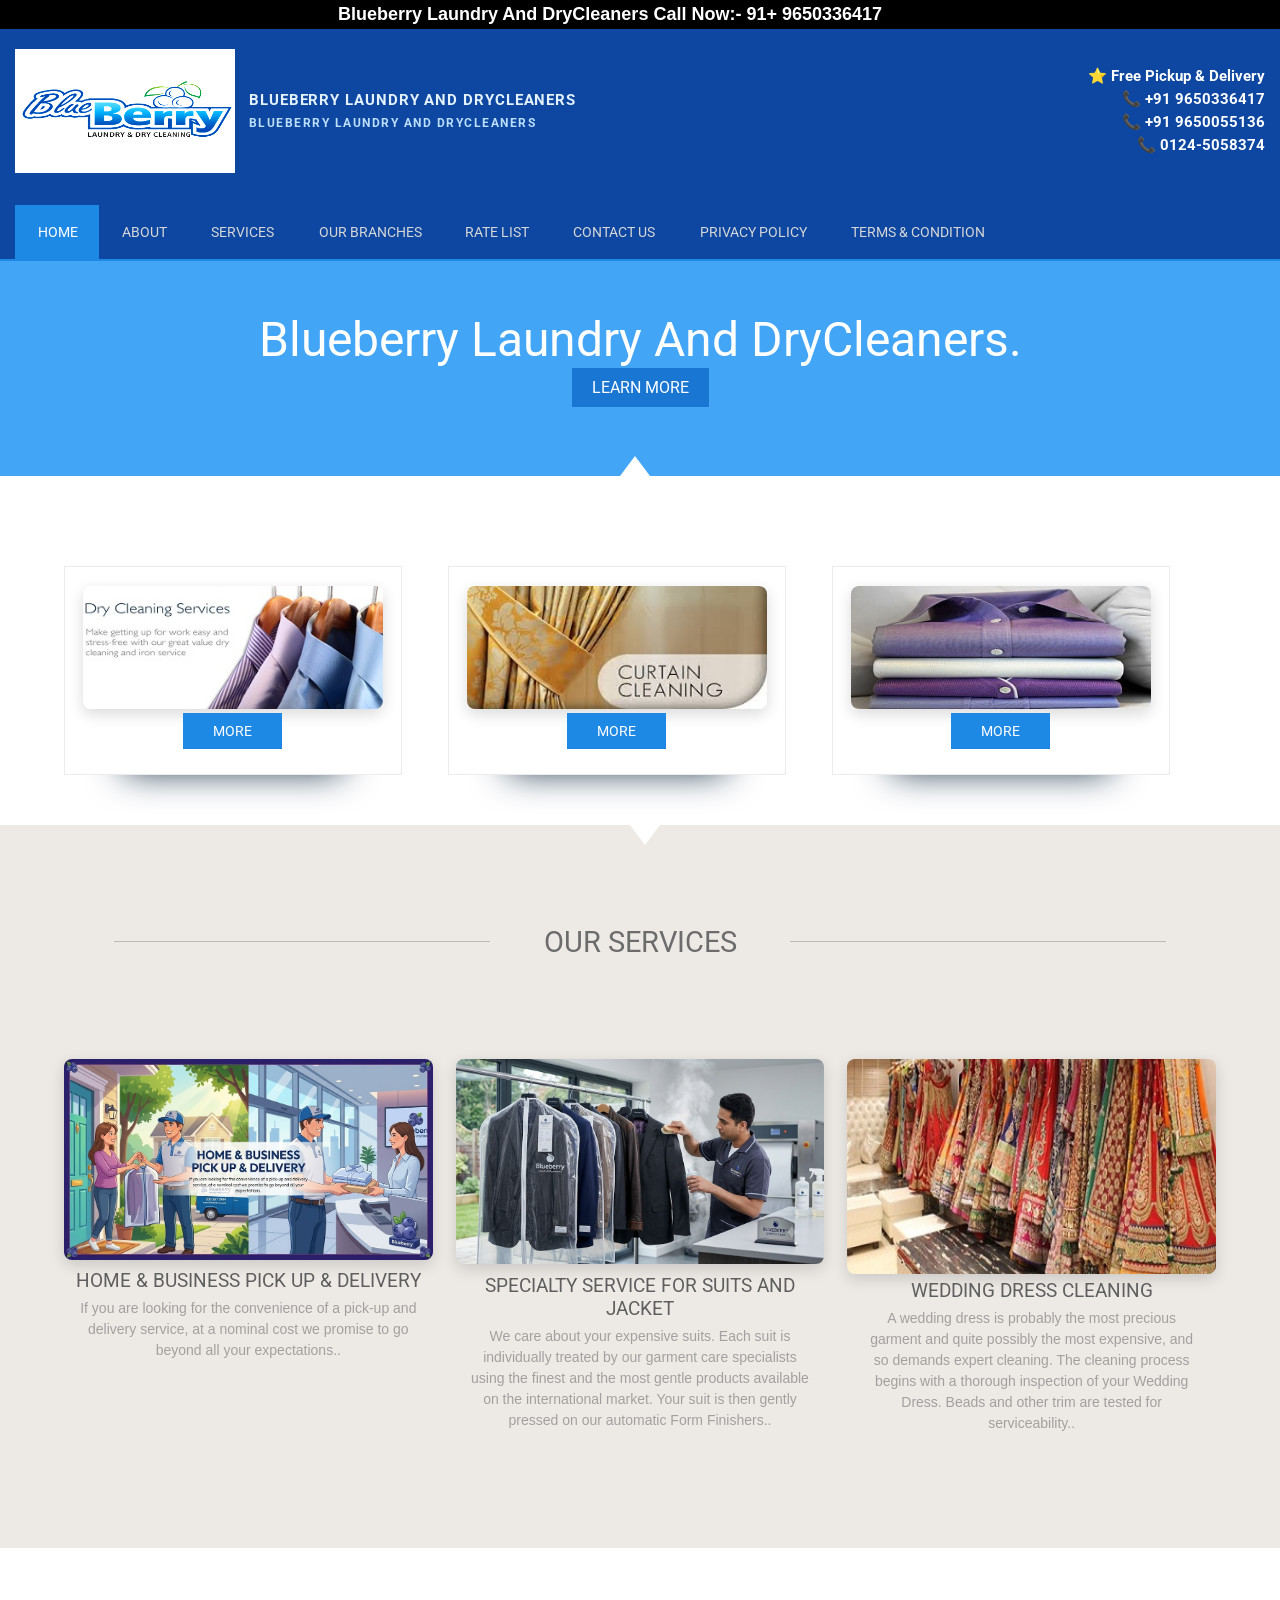
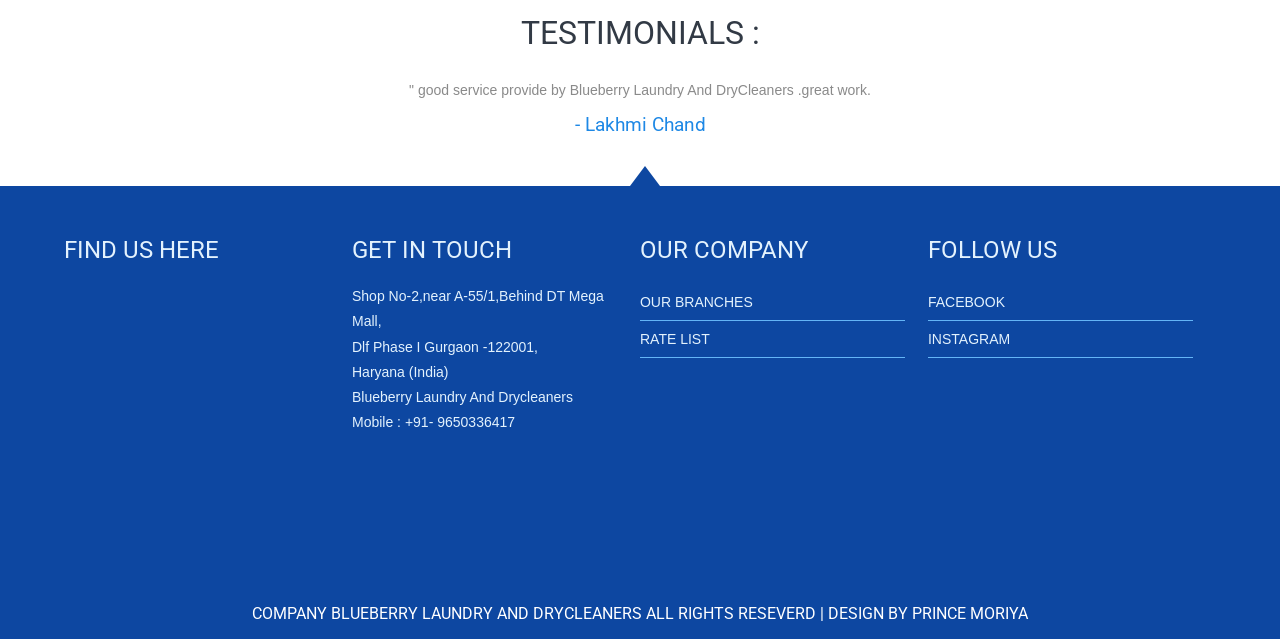
<file: BLUEBERRY LAUNDRY AND DRYCLEANERS/index.html>
<!DOCTYPE HTML>
<html>
<head>
<script async src="https://www.googletagmanager.com/gtag/js?id=G-R8ZYBDEDPE"></script>
<script>
  window.dataLayer = window.dataLayer || [];
  function gtag(){dataLayer.push(arguments);}
  gtag('js', new Date());

  gtag('config', 'G-R8ZYBDEDPE');
</script>
<title>Blueberry Drycleaners,blueberry laundry and drycleaners,Dry Cleaners in Gurgaon,Best Dry Cleaner in Gurgaon,Dry Cleaner in Sohna Road,Dry Cleaner in Nirvana</title>
<META NAME="Description" CONTENT="Blueberry  Laundry And DryCleaners is one of the best Dry Cleaners in Gurgaon provides carpet cleaning services, ladies clothes cleaning services, onsite sofa cleaning services, laundering services, chairs cleaning services, curtains cleaning services and shirts cleaning services"/>
<META NAME="Keywords" CONTENT="best Dry cleaners in gurgaon, curtain dry cleaner in gurgaon,wedding dress dry cleaner in sohna road gurgaon,  curtain dry cleaner in nirvana"/>
<meta name="expires" http-equiv="Expires" content="Never">
<meta http-equiv="CACHE-CONTROL" content="PUBLIC">
<meta name="Copyright" content="Blueberry Laundry And DryCleaners">
<meta name="Publisher" content="Blueberry Laundry And DryCleaners">
<meta name="Revisit-After" content="2 days">
<meta name="classification" content="Website information">
<meta name="distribution" content="Global">
<meta name="Robots" content="INDEX, FOLLOW">
<meta name="city" content="Delhi, New Delhi, Gurgaon Ncr">
<meta name="country" content="India">
<meta name="Audience" content="All, Business">
<meta name="YahooSeeker" content="index, follow"/>
<meta name="msnbot" content="index, follow"/>
<meta name="googlebot" content="index, follow"/>
<link rel="icon" href="images/favicon.png" type="image/x-icon" />
<link rel="shortcut icon" href="images/favicon.png" type="image/x-icon" />
<meta http-equiv="Content-Type" content="text/html; charset=utf-8" />
<meta name="viewport" content="width=device-width, initial-scale=1, maximum-scale=1">
<link href="css/style.css" rel="stylesheet" type="text/css"  media="all" />	
<link href='http://fonts.googleapis.com/css?family=Roboto' rel='stylesheet' type='text/css'>
<link href='http://fonts.googleapis.com/css?family=PT+Sans+Narrow' rel='stylesheet' type='text/css'>
<link rel="stylesheet" href="https://cdnjs.cloudflare.com/ajax/libs/font-awesome/4.7.0/css/font-awesome.min.css">
<link rel="stylesheet" href="css/responsiveslides.css">
<script src="js/jquery.min.js"></script>
<meta name="google-site-verification" content="sxl_YYQOZFyb7DzGrnJEaf_5AGxw5UC5a7U1cL-ZGLw" />
<script src="js/responsiveslides.min.js"></script>
<script>
    $(function () {
      // Slideshow 1
      $("#slider1").responsiveSlides({
        maxwidth: 2500,
        speed: 400
      });
    });
</script>

<style>
    /* FIX FOR TOP WHITE STRIPE */
    html, body {
        margin: 0 !important;
        padding: 0 !important;
    }
    .header {
        margin-top: 0 !important;
        padding-top: 0 !important;
    }
    
    /* FIX TO MOVE LOGO TO LEFT MOST AREA */
    .header .wrap {
        max-width: 100% !important; 
        width: 100% !important;
        padding-left: 15px !important; /* Pushes it left but prevents clipping */
        padding-right: 15px !important;
        box-sizing: border-box;
    }
    
    .header-flex-row {
        display: flex;
        align-items: center;
        justify-content: space-between;
        flex-wrap: wrap;
    }

    @keyframes marquee {
        from { transform: translateX(100%); }
        to { transform: translateX(-100%); }
    }

    /* Popup Styles Extracted from Duplicate HTML Tag */
    .popup {
        position: fixed;
        z-index: 1;
        left: 0;
        top: 0;
        width: 100%;
        height: 100%;
        overflow: auto;
        background-color: rgba(0, 0, 0, 0.4);
        display: none;
    }
    .popup-content {
        background-color: white;
        margin: 10% auto;
        padding: 20px;
        border: 1px solid #888888;
        width: 75%;
        font-weight: bolder;
    }
    .popup-content button {
        display: block;
        margin: 0 auto;
    }
    .show {
        display: block;
    }
    .popup-content h1 {
        color: rgb(42, 107, 228);
    }
</style>
</head>
<body>
    <div class="header">
        <div class="container" style="width: 100%; padding: 0;">
            <div class="row" style="margin: 0;">
                <div class="col-md-12" style="padding: 0;">
                    <div class="top-strip">
                        <div class="top-strip-marquee">
                            <span>
                                Blueberry Laundry And DryCleaners Call Now:- 91+ 9650336417
                            </span>
                        </div>
                    </div>
                </div>
            </div>
        </div>
        
        <div class="wrap">
            <div class="header-flex-row">
                <div class="logo-container">
                   <div class="logo">
                        <a href="index.html" class="brand-link">
                            <img src="images/logo new 3.png" title="logo" alt="Blueberry Laundry And DryCleaners logo" />
                            <div class="brand-copy">
                                <span class="brand-kicker">Blueberry Laundry And DryCleaners</span>
                                <div class="brand-marquee" aria-label="Blueberry Laundry And DryCleaners">
                                    <span>Blueberry Laundry And DryCleaners</span>
                                    <span>Blueberry Laundry And DryCleaners</span>
                                </div>
                            </div>
                        </a>
                    </div> 
                </div>

                <div class="header-contact-panel">
                    ⭐ Free Pickup & Delivery<br>
                    📞 +91 9650336417<br>
                    📞 +91 9650055136<br>
                    📞 0124-5058374
                </div>

                                <div class="col-md-8">
                                        <div class="top-nav">
                                                <ul><li class="active">
    <a href="index.html">
        <span class="icon"><svg viewBox="0 0 24 24"><path d="M10 20v-6h4v6h5v-8h3L12 3 2 12h3v8z"/></svg></span>
        <span class="text">Home</span>
    </a>
</li>
<li>
    <a href="about.html">
        <span class="icon"><svg viewBox="0 0 24 24"><path d="M12 12c2.21 0 4-1.79 4-4s-1.79-4-4-4-4 1.79-4 4 1.79 4 4 4zm0 2c-2.67 0-8 1.34-8 4v2h16v-2c0-2.66-5.33-4-8-4z"/></svg></span>
        <span class="text">About</span>
    </a>
</li>
<li class="dropdown">
    <a href="service.html" class="dropbtn">
        <span class="icon"><svg viewBox="0 0 24 24"><path d="M19.14,12.94c0.04-0.3,0.06-0.61,0.06-0.94c0-0.32-0.02-0.64-0.06-0.94l2.03-1.58c0.18-0.14,0.23-0.41,0.12-0.61 l-1.92-3.32c-0.12-0.22-0.37-0.29-0.59-0.22l-2.39,0.96c-0.5-0.38-1.03-0.7-1.62-0.94L14.4,2.81c-0.04-0.24-0.24-0.41-0.48-0.41 h-3.84c-0.24,0-0.43,0.17-0.47,0.41L9.25,5.35C8.66,5.59,8.12,5.92,7.63,6.29L5.24,5.33c-0.22-0.08-0.47,0-0.59,0.22L2.73,8.87 C2.62,9.08,2.66,9.34,2.86,9.48l2.03,1.58C4.84,11.36,4.8,11.69,4.8,12s0.02,0.64,0.06,0.94l-2.03,1.58 c-0.18,0.14-0.23,0.41-0.12,0.61l1.92,3.32c0.12,0.22,0.37,0.29,0.59,0.22l2.39-0.96c0.5,0.38,1.03,0.7,1.62,0.94l0.36,2.54 C9.71,21.59,9.91,21.76,10.16,21.76h3.84c0.24,0,0.43-0.17,0.47-0.41l0.36-2.54c0.59-0.24,1.13-0.56,1.62-0.94l2.39,0.96 c0.22,0.08,0.47,0,0.59-0.22l1.92-3.32c0.12-0.22,0.07-0.49-0.12-0.61L19.14,12.94z M12,15.6c-1.98,0-3.6-1.62-3.6-3.6 s1.62-3.6,3.6-3.6s3.6,1.62,3.6,3.6S13.98,15.6,12,15.6z"/></svg></span>
        <span class="text">Services</span>
    </a>
</li>
<li>
    <a href="branches.html">
        <span class="icon"><svg viewBox="0 0 24 24"><path d="M12 2C8.13 2 5 5.13 5 9c0 5.25 7 13 7 13s7-7.75 7-13c0-3.87-3.13-7-7-7zm0 9.5c-1.38 0-2.5-1.12-2.5-2.5s1.12-2.5 2.5-2.5 2.5 1.12 2.5 2.5-1.12 2.5-2.5 2.5z"/></svg></span>
        <span class="text">Our Branches</span>
    </a>
</li>
<li>
    <a href="ratelist.html">
        <span class="icon"><svg viewBox="0 0 24 24"><path d="M19 3H5c-1.1 0-2 .9-2 2v14c0 1.1.9 2 2 2h14c1.1 0 2-.9 2-2V5c0-1.1-.9-2-2-2zm-5 14H7v-2h7v2zm3-4H7v-2h10v2zm0-4H7V7h10v2z"/></svg></span>
        <span class="text">Rate List</span>
    </a>
</li>
<li>
    <a href="contact.html">
        <span class="icon"><svg viewBox="0 0 24 24"><path d="M6.62 10.79c1.44 2.83 3.76 5.14 6.59 6.59l2.2-2.2c.27-.27.67-.36 1.02-.24 1.12.37 2.33.57 3.57.57.55 0 1 .45 1 1V20c0 .55-.45 1-1 1-9.39 0-17-7.61-17-17 0-.55.45-1 1-1h3.5c.55 0 1 .45 1 1 0 1.25.2 2.45.57 3.57.11.35.03.74-.25 1.02l-2.2 2.2z"/></svg></span>
        <span class="text">Contact Us</span>
    </a>
</li>
<li>
    <a href="privacy.html">
        <span class="icon"><svg viewBox="0 0 24 24"><path d="M12 1L3 5v6c0 5.55 3.84 10.74 9 12 5.16-1.26 9-6.45 9-12V5l-9-4zm-2 16l-4-4 1.41-1.41L10 14.17l6.59-6.59L18 9l-8 8z"/></svg></span>
        <span class="text">Privacy policy</span>
    </a>
</li>
<li>
    <a href="termsAndCondition.html">
        <span class="icon"><svg viewBox="0 0 24 24"><path d="M14 2H6c-1.1 0-1.99.9-1.99 2L4 20c0 1.1.89 2 1.99 2H18c1.1 0 2-.9 2-2V8l-6-6zm2 16H8v-2h8v2zm0-4H8v-2h8v2zm-3-5V3.5L18.5 9H13z"/></svg></span>
        <span class="text">Terms & condition</span>
    </a>
</li>
                                                </ul>
                                        </div>
                                </div>
            </div>
            <div class="clear"> </div>
        </div>
    </div>
    <div class="clear"> </div>
    
    <div class="content">
        <div class="content_top">
            <div class="wrap">
                <h1><a href="#">Blueberry Laundry And DryCleaners.</a></h1>
                <div id="introDetails" class="details-panel">
                    <p>Blueberry Laundry And DryCleaners has always been the leader in launching new services that are very much in customer's benefit. We aim to provide you with the best level of service without the normal excessive charges associated with most other reputable cleaners. We achieve this by using the latest machinery coupled with clever production efficiencies... </p>
                </div>
                <span><a class="learnmore" href="#introDetails" data-toggle-details="introDetails">LEARN MORE</a></span>
            </div>
        </div>
        
        <div class="content-grids">
            <div class="wrap">
                <div class="grid">
                    <a href=""><img src="images/11.jpg" title="image-name" /></a>
                    <div id="service1" class="details-panel">
                        <h3>Custom Dry Cleaning </h3>
                        <p>Your distinct garment is first inspected for stains, loose buttons or beads and open seams. All repairs are tended to before the cleaning process. Your delicate garment is then pre-treated for stain removal and is professionally dry cleaned by our skilled technicians..</p>
                    </div>
                    <a class="button" href="" data-toggle-details="service1">More</a>
                </div>
                
                <div class="grid">
                    <a href=""><img src="images/13.jpg" title="image-name" /></a>
                    <div id="service2" class="details-panel">
                        <h3>Curtain Cleaning</h3>
                        <p>Our specialist steaming and finishing machines allow us to guarantee that your Home Furnishing Garments like curtains, pillows etc. will not shrink during the cleaning process. All items are individually inspected and then washed with the gentlest detergents before being finished to our exacting standards..</p>
                    </div>
                    <a class="button" href="" data-toggle-details="service2">More</a>
                </div>
                
                <div class="grid last-grid">
                    <a href=""><img src="images/14.jpg" title="image-name" /></a>
                    <div id="service3" class="details-panel">
                        <h3>Finest Shirt Service</h3>
                        <p>Our shirt service guarantees a "ready to wear" shirt with clean, crisp collars & cuffs. On our state-of-the-art finishing equipment collars and cuffs are precisely pressed and rolled to perfection, a professional finish that will make you look & feel very best!.</p>
                    </div>
                    <a class="button" href="" data-toggle-details="service3">More</a>
                </div>
                <div class="clear"> </div>
            </div>
        </div>
        
        <div class="specials">
            <div class="wrap">
                <div class="specials-heading">
                    <h3>OUR SERVICES</h3>
                </div>
                <div class="specials-grids">
                    <div class="special-grid">
                        <img src="images/delivery.jpg" title="image-name" />
                        <a href="#">HOME & BUSINESS PICK UP & DELIVERY</a>
                        <p>If you are looking for the convenience of a pick-up and delivery service, at a nominal cost we promise to go beyond all your expectations..</p>
                    </div>
                    
                    <div class="special-grid">
                        <img src="images/coat.jpg" title="image-name" />
                        <a href="">SPECIALTY SERVICE FOR SUITS AND JACKET</a>
                        <p>We care about your expensive suits. Each suit is individually treated by our garment care specialists using the finest and the most gentle products available on the international market. Your suit is then gently pressed on our automatic Form Finishers..</p>
                    </div>
                    
                    <div class="special-grid spe-grid wedding-grid">
                        <img src="images/7.jpg" title="image-name" />
                        <a href="">WEDDING DRESS CLEANING</a>
                        <p>A wedding dress is probably the most precious garment and quite possibly the most expensive, and so demands expert cleaning. The cleaning process begins with a thorough inspection of your Wedding Dress. Beads and other trim are tested for serviceability..</p>
                    </div>
                    <div class="clear"> </div>
                </div>
            </div>
        </div>  
        
        <div class="testmonials">
            <div class="wrap">
                <div class="testmonial-grid">
                    <h3>TESTIMONIALS :</h3>
                    <p>" good service provide by Blueberry Laundry And DryCleaners .great work.</p>
                    <a href="#"> - Lakhmi Chand</a>
                </div>
            </div>
        </div>       
    </div>
    <div class="clear"> </div>
    
    <div class="footer-strip"> </div>
    <div class="footer">
        <div class="wrap">
            <div class="footer-grids">
                <div class="footer-grid">
                    <div class="contact_info">
                        <h3>Find Us Here</h3>
                        <div class="map">
                            <iframe src="https://www.google.com/maps/embed?pb=!1m17!1m12!1m3!1d3507.1787676668782!2d77.088200575495!3d28.47416247575175!2m3!1f0!2f0!3f0!3m2!1i1024!2i768!4f13.1!3m2!1m1!2zMjjCsDI4JzI3LjAiTiA3N8KwMDUnMjYuOCJF!5e0!3m2!1sen!2sin!4v1782631801105!5m2!1sen!2sin"
                                width="100%"
                                height="250"
                                style="border:0; max-width:350px;"
                                allowfullscreen=""
                                loading="lazy"
                                referrerpolicy="strict-origin-when-cross-origin">
                            </iframe>
                        </div>
                    </div>
                </div>
                
                <div class="footer-grid">
                    <h3>GET IN TOUCH</h3>
                    <p>Shop No-2,near A-55/1,Behind DT Mega Mall,<BR>
                    Dlf Phase I Gurgaon -122001,<BR>
                    Haryana (India)<BR>
                    Blueberry Laundry And Drycleaners<BR>
                    Mobile : +91- 9650336417</p>
                </div>
                
                <div class="footer-grid">
                    <h3>OUR COMPANY</h3>
                    <ul>
                        <li><a href="branches.html">Our Branches</a></li>
                        <li><a href="ratelist.html">Rate List </a></li>
                    </ul>
                </div>
                
                <div class="footer-grid footer-lastgrid">
                    <h3>FOLLOW US</h3>
                    <ul>
                        <li><a href="https://www.facebook.com/profile.php?id=61591405713617">facebook</a></li>
                        <li><a href="https://www.instagram.com/blueberry_laundry_drycleaning/">Instagram</a></li>
                    </ul>
                </div>
            </div>
            <div class="clear"> </div>
        </div>
    </div>
    <div class="clear"> </div>
    
    <div class="copy-right">
        <p>Company Blueberry Laundry And DryCleaners  All rights Reseverd | Design by Prince Moriya</p>
    </div>

    <script>
        document.querySelectorAll('[data-toggle-details]').forEach(function (trigger) {
            trigger.addEventListener('click', function (event) {
                event.preventDefault();
                var targetId = trigger.getAttribute('data-toggle-details');
                var target = document.getElementById(targetId);
                if (!target) {
                    return;
                }
                target.classList.toggle('is-open');
            });
        });

        // Popup logic safely scoped 
        try {
            var myButton = document.getElementById('myButton');
            var myPopup = document.getElementById('myPopup'); // Assuming you have these IDs elsewhere
            var closePopup = document.getElementById('closePopup');

            if(myButton && myPopup && closePopup) {
                myButton.addEventListener("click", function () {
                    myPopup.classList.add("show");
                });
                closePopup.addEventListener("click", function () {
                    myPopup.classList.remove("show");
                });
                window.addEventListener("click", function (event) {
                    if (event.target == myPopup) {
                        myPopup.classList.remove("show");
                    }
                });
                window.onload = function(){
                    myButton.click();
                };
            }
        } catch (e) {
            console.warn('Popup elements missing on this page.');
        }
    </script>
</body>
</html>
</file>
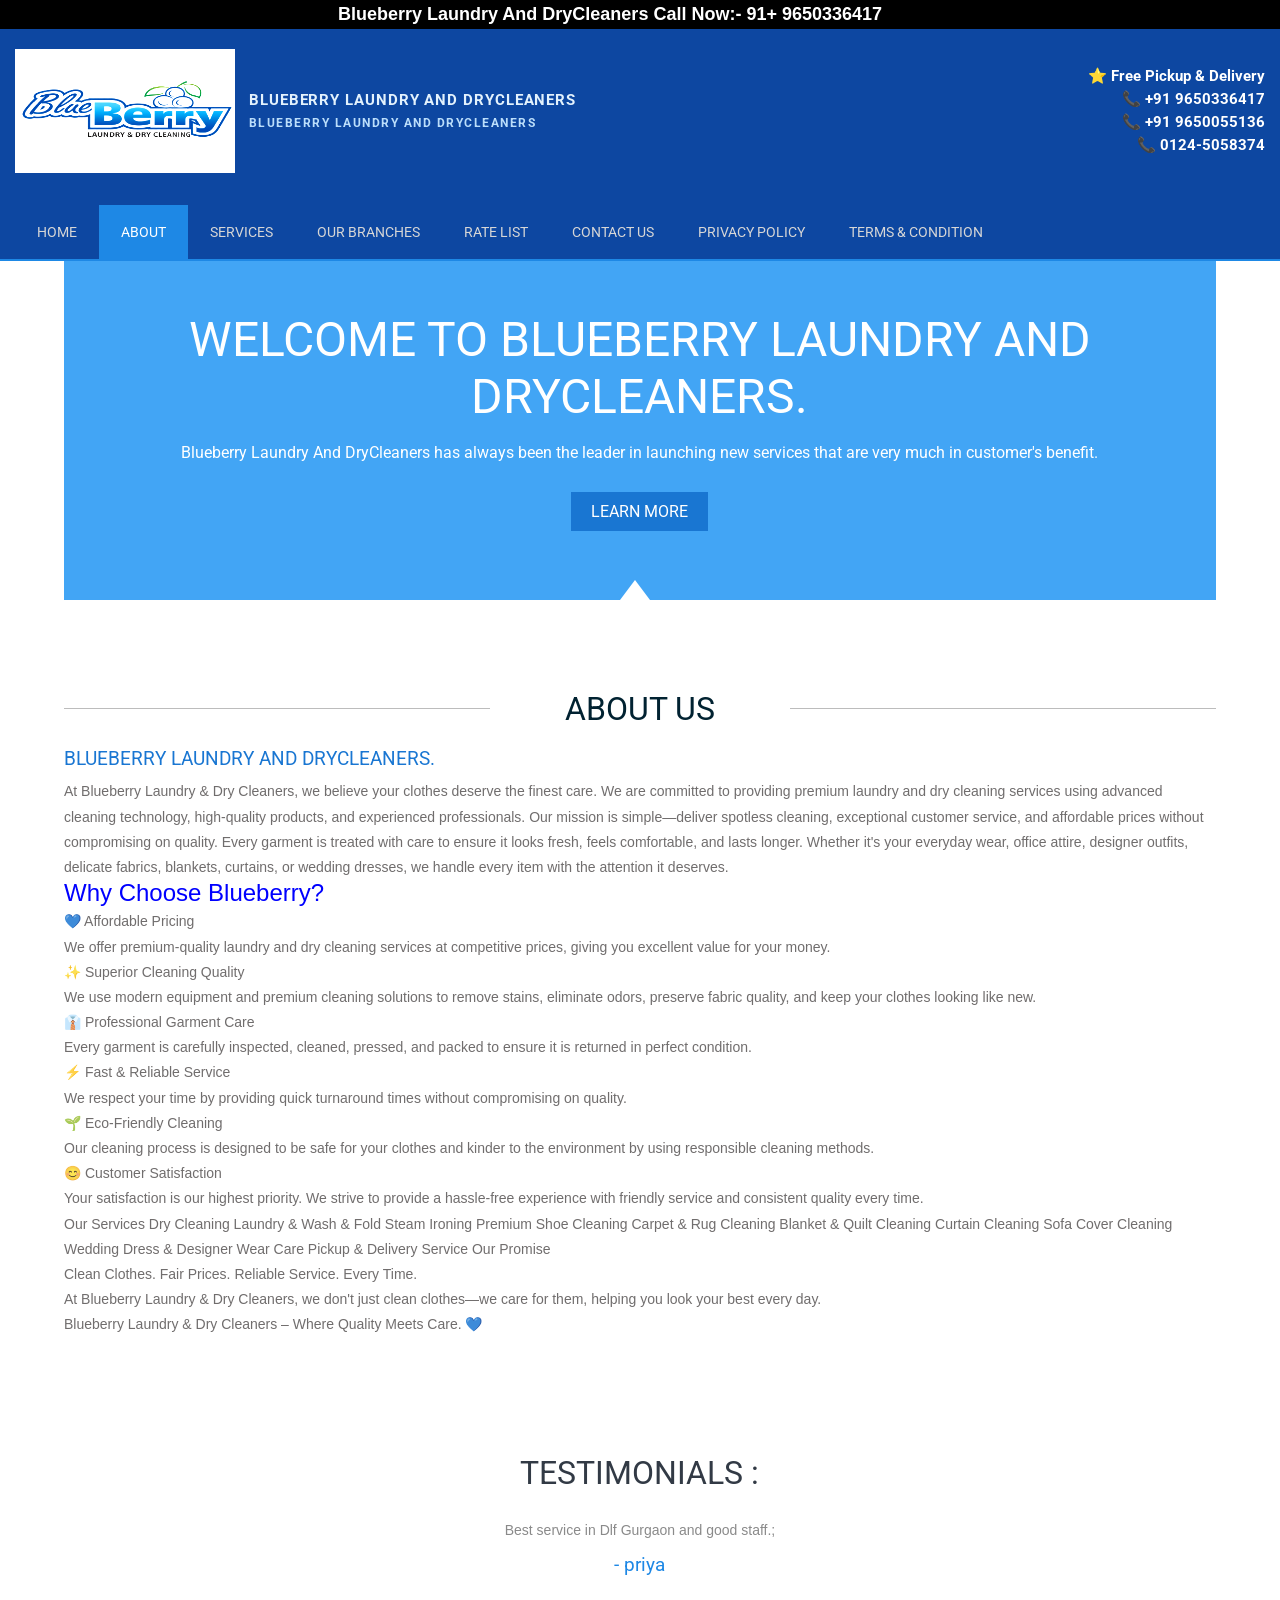
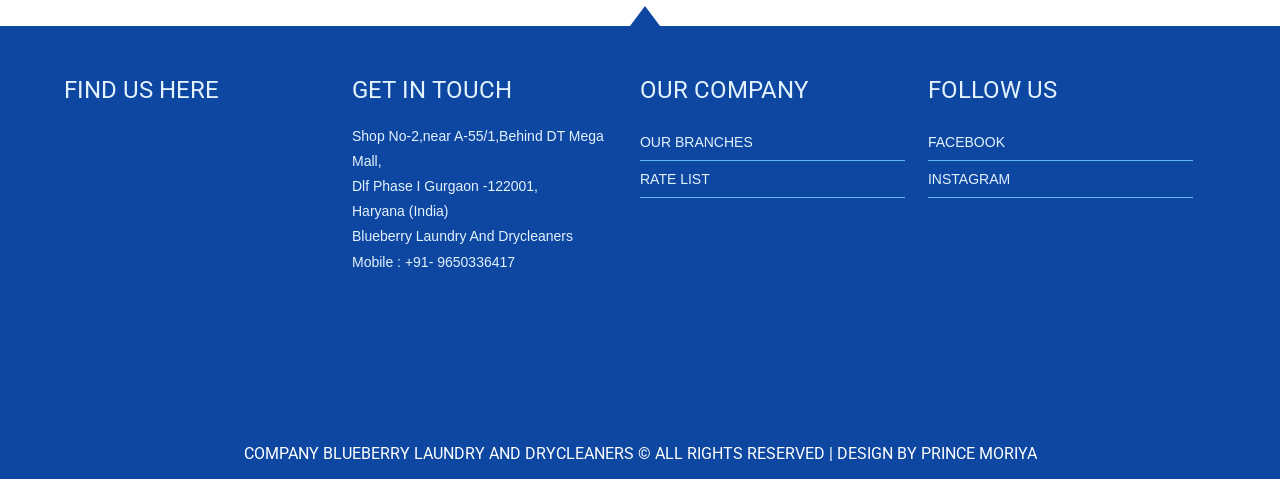
<file: BLUEBERRY LAUNDRY AND DRYCLEANERS/about.html>
<!DOCTYPE HTML>
<html>
<head>
<script async src="https://www.googletagmanager.com/gtag/js?id=G-R8ZYBDEDPE"></script>
<script>
  window.dataLayer = window.dataLayer || [];
  function gtag(){dataLayer.push(arguments);}
  gtag('js', new Date());

  gtag('config', 'G-R8ZYBDEDPE');
</script>
<title>Blueberry Drycleaners,blueberry laundry and drycleaners,Dry Cleaners in Gurgaon,Best Dry Cleaner in Gurgaon,Dry Cleaner in Sohna Road,Dry Cleaner in Nirvana</title>
<META NAME="Description" CONTENT="Blueberry  Laundry And DryCleaners is one of the best Dry Cleaners in Gurgaon provides carpet cleaning services, ladies clothes cleaning services, onsite sofa cleaning services, laundering services, chairs cleaning services, curtains cleaning services and shirts cleaning services"/>
<META NAME="Keywords" CONTENT="best Dry cleaners in gurgaon, curtain dry cleaner in gurgaon,wedding dress dry cleaner in sohna road gurgaon,  curtain dry cleaner in nirvana"/>
<meta name="expires" http-equiv="Expires" content="Never">
<meta http-equiv="CACHE-CONTROL" content="PUBLIC">
<meta name="Copyright" content="Blueberry Laundry And DryCleaners">
<meta name="Publisher" content="Blueberry Laundry And DryCleaners">
<meta name="Revisit-After" content="2 days">
<meta name="classification" content="Website information">
<meta name="distribution" content="Global">
<meta name="Robots" content="INDEX, FOLLOW">
<meta name="city" content="Delhi, New Delhi, Gurgaon Ncr">
<meta name="country" content="India">
<meta name="Audience" content="All, Business">
<meta name="YahooSeeker" content="index, follow"/>
<meta name="msnbot" content="index, follow"/>
<meta name="googlebot" content="index, follow"/>
<link rel="icon" href="images/favicon.png" type="image/x-icon" />
<link rel="shortcut icon" href="images/favicon.png" type="image/x-icon" />
<meta http-equiv="Content-Type" content="text/html; charset=utf-8" />
<meta name="viewport" content="width=device-width, initial-scale=1, maximum-scale=1">
<link href="css/style.css" rel="stylesheet" type="text/css"  media="all" />	
<link href='http://fonts.googleapis.com/css?family=Roboto' rel='stylesheet' type='text/css'>
<link href='http://fonts.googleapis.com/css?family=PT+Sans+Narrow' rel='stylesheet' type='text/css'>
<link rel="stylesheet" href="https://cdnjs.cloudflare.com/ajax/libs/font-awesome/4.7.0/css/font-awesome.min.css">
<link rel="stylesheet" href="css/responsiveslides.css">
<script src="js/jquery.min.js"></script>
<meta name="google-site-verification" content="sxl_YYQOZFyb7DzGrnJEaf_5AGxw5UC5a7U1cL-ZGLw" />
<script src="js/responsiveslides.min.js"></script>
<script>
    $(function () {
      // Slideshow 1
      $("#slider1").responsiveSlides({
        maxwidth: 2500,
        speed: 400
      });
    });
</script>

<style>
    /* FIX FOR TOP WHITE STRIPE */
    html, body {
        margin: 0 !important;
        padding: 0 !important;
    }
    .header {
        margin-top: 0 !important;
        padding-top: 0 !important;
    }
    
    /* FIX TO MOVE LOGO TO LEFT MOST AREA */
    .header .wrap {
        max-width: 100% !important; 
        width: 100% !important;
        padding-left: 15px !important; /* Pushes it left but prevents clipping */
        padding-right: 15px !important;
        box-sizing: border-box;
    }
    
    .header-flex-row {
        display: flex;
        align-items: center;
        justify-content: space-between;
        flex-wrap: wrap;
    }

    @keyframes marquee {
        from { transform: translateX(100%); }
        to { transform: translateX(-100%); }
    }

    /* Popup Styles Extracted from Duplicate HTML Tag */
    .popup {
        position: fixed;
        z-index: 1;
        left: 0;
        top: 0;
        width: 100%;
        height: 100%;
        overflow: auto;
        background-color: rgba(0, 0, 0, 0.4);
        display: none;
    }
    .popup-content {
        background-color: white;
        margin: 10% auto;
        padding: 20px;
        border: 1px solid #888888;
        width: 75%;
        font-weight: bolder;
    }
    .popup-content button {
        display: block;
        margin: 0 auto;
    }
    .show {
        display: block;
    }
    .popup-content h1 {
        color: rgb(42, 107, 228);
    }
</style>
</head>
<body>
    <div class="header">
        <div class="container" style="width: 100%; padding: 0;">
            <div class="row" style="margin: 0;">
                <div class="col-md-12" style="padding: 0;">
                    <div class="top-strip">
                        <div class="top-strip-marquee">
                            <span>
                                Blueberry Laundry And DryCleaners Call Now:- 91+ 9650336417
                            </span>
                        </div>
                    </div>
                </div>
            </div>
        </div>
        
        <div class="wrap">
            <div class="header-flex-row">
                <div class="logo-container">
                   <div class="logo">
                        <a href="index.html" class="brand-link">
                            <img src="images/logo new 3.png" title="logo" alt="Blueberry Laundry And DryCleaners logo" />
                            <div class="brand-copy">
                                <span class="brand-kicker">Blueberry Laundry And DryCleaners</span>
                                <div class="brand-marquee" aria-label="Blueberry Laundry And DryCleaners">
                                    <span>Blueberry Laundry And DryCleaners</span>
                                    <span>Blueberry Laundry And DryCleaners</span>
                                </div>
                            </div>
                        </a>
                    </div> 
                </div>

                <div class="header-contact-panel">
                    ⭐ Free Pickup & Delivery<br>
                    📞 +91 9650336417<br>
                    📞 +91 9650055136<br>
                    📞 0124-5058374
                </div>
                    <div class="col-md-8">
                        <div class="top-nav">
                            <ul>
                                <li><a href="index.html">Home</a></li>
                                <li class="active"><a href="about.html">About</a></li>
                        <li class="dropdown">
                            <a href="service.html" class="dropbtn">Services</a>
                            
                        </li>
                        <li><a href="branches.html">Our Branches</a></li>
                        <li><a href="ratelist.html">Rate List</a></li>
                        <li><a href="contact.html">Contact Us</a></li>
                        <li><a href="privacy.html">Privacy policy</a></li>
                        <li><a href="termsAndCondition.html">Terms & condition</a></li>
                        
                        
                    </ul>
                </div>
                    </div>
                    
                </div>
                
                
                <div class="clear"> </div>
                
            </div>
        </div>
            <!---End-header---->
        <!---start-content---->
        <div class="content">
            <div class="wrap">
                <div class="content_top">
                    <div class="wrap">
                        <h1><a href="#">WELCOME TO BLUEBERRY LAUNDRY AND DRYCLEANERS.</a></h1>
                        <p>Blueberry Laundry And DryCleaners has always been the leader in launching new services that are very much in customer's benefit.</p>
                        <span><a class="learnmore" href="#about-us">LEARN MORE</a></span>
                    </div>
                </div>
                <div id="about-us" class="about-us">
                     <div class="about-header">
                        <h3>About us</h3>
                     </div>
                    <div class="about-info">
                        <a href="#">BLUEBERRY LAUNDRY AND DRYCLEANERS.</a>
                        
<div>
  <p>At Blueberry Laundry & Dry Cleaners, we believe your clothes deserve the finest care. We are committed to providing premium laundry and dry cleaning services using advanced cleaning technology, high-quality products, and experienced professionals.

Our mission is simple—deliver spotless cleaning, exceptional customer service, and affordable prices without compromising on quality. Every garment is treated with care to ensure it looks fresh, feels comfortable, and lasts longer.

Whether it's your everyday wear, office attire, designer outfits, delicate fabrics, blankets, curtains, or wedding dresses, we handle every item with the attention it deserves.
<BR>
<font size="5" color="blue">Why Choose Blueberry?</font>
<br>
💙 Affordable Pricing
<br>
We offer premium-quality laundry and dry cleaning services at competitive prices, giving you excellent value for your money.
<br>
✨ Superior Cleaning Quality
<br>
We use modern equipment and premium cleaning solutions to remove stains, eliminate odors, preserve fabric quality, and keep your clothes looking like new.
<br>
👔 Professional Garment Care
<br>
Every garment is carefully inspected, cleaned, pressed, and packed to ensure it is returned in perfect condition.
<br>
⚡ Fast & Reliable Service
<br>
We respect your time by providing quick turnaround times without compromising on quality.
<br>
🌱 Eco-Friendly Cleaning
<br>
Our cleaning process is designed to be safe for your clothes and kinder to the environment by using responsible cleaning methods.
<br>
😊 Customer Satisfaction
<br>
Your satisfaction is our highest priority. We strive to provide a hassle-free experience with friendly service and consistent quality every time.
<br>
Our Services
Dry Cleaning
Laundry & Wash & Fold
Steam Ironing
Premium Shoe Cleaning
Carpet & Rug Cleaning
Blanket & Quilt Cleaning
Curtain Cleaning
Sofa Cover Cleaning
Wedding Dress & Designer Wear Care
Pickup & Delivery Service
Our Promise
<br>
Clean Clothes. Fair Prices. Reliable Service. Every Time.
<br>
At Blueberry Laundry & Dry Cleaners, we don't just clean clothes—we care for them, helping you look your best every day.
<br>
Blueberry Laundry & Dry Cleaners – Where Quality Meets Care. 💙</p>
                    </div>
                </div>
            </div>
               <div class="testmonials">
                <div class="wrap">
                    <div class="testmonial-grid">
                        <h3>TESTIMONIALS :</h3>
                        <p>Best service in Dlf Gurgaon and good staff.;</p>
                        <a href="#"> - priya</a>
                    </div>
                </div>
            </div>
        </div>
        <!---End-content---->
        <div class="clear"> </div>
        <!---start-footer---->
        <div class="footer-strip"> </div>
 <div class="footer">
            <div class="wrap">
            <div class="footer-grids">
                <div class="footer-grid">
                    <div class="contact_info">
                        <h3>Find Us Here</h3>
                            <div class="map">
    <iframe src="https://www.google.com/maps/embed?pb=!1m17!1m12!1m3!1d3507.1787676668782!2d77.088200575495!3d28.47416247575175!2m3!1f0!2f0!3f0!3m2!1i1024!2i768!4f13.1!3m2!1m1!2zMjjCsDI4JzI3LjAiTiA3N8KwMDUnMjYuOCJF!5e0!3m2!1sen!2sin!4v1782631801105!5m2!1sen!2sin"
        width="100%"
        height="250"
        style="border:0; max-width:350px;"
        allowfullscreen=""
        loading="lazy"
        referrerpolicy="strict-origin-when-cross-origin">
    </iframe>
</div>
                    </div>
                </div>
                <div class="footer-grid">
                    <h3>GET IN TOUCH</h3>
                    <p>Shop No-2,near A-55/1,Behind DT Mega Mall,<BR>
                        Dlf Phase I Gurgaon -122001,<BR>
                        Haryana (India)<BR>
                        Blueberry Laundry And Drycleaners<BR>
                        Mobile : +91- 9650336417</p>
                </div>
                <div class="footer-grid">
                    <h3>OUR COMPANY</h3>
                    <ul>
                        <li><a href="branches.html">Our Branches</a></li>
                        <li><a href="ratelist.html">Rate List </a></li>
                        
                        
                    </ul>
                </div>
                <div class="footer-grid footer-lastgrid">
                    <h3>FOLLOW US</h3>
                    <ul>
                        <li><a href="https://www.facebook.com/profile.php?id=61591405713617">facebook</a></li>
                        <li><a href="https://www.instagram.com/blueberry_laundry_drycleaning/">Instagram</a></li>
                    </ul>
                </div>
                </div>
                <div class="clear"> </div>
            </div>
            </div>
        </div>
        <!---End-footer---->
        <div class="clear"> </div>
        <div class="copy-right">
            <p>Company Blueberry Laundry And DryCleaners &copy; All rights Reserved | Design by Prince Moriya</p>
        </div>
    </body>
</html>
</file>
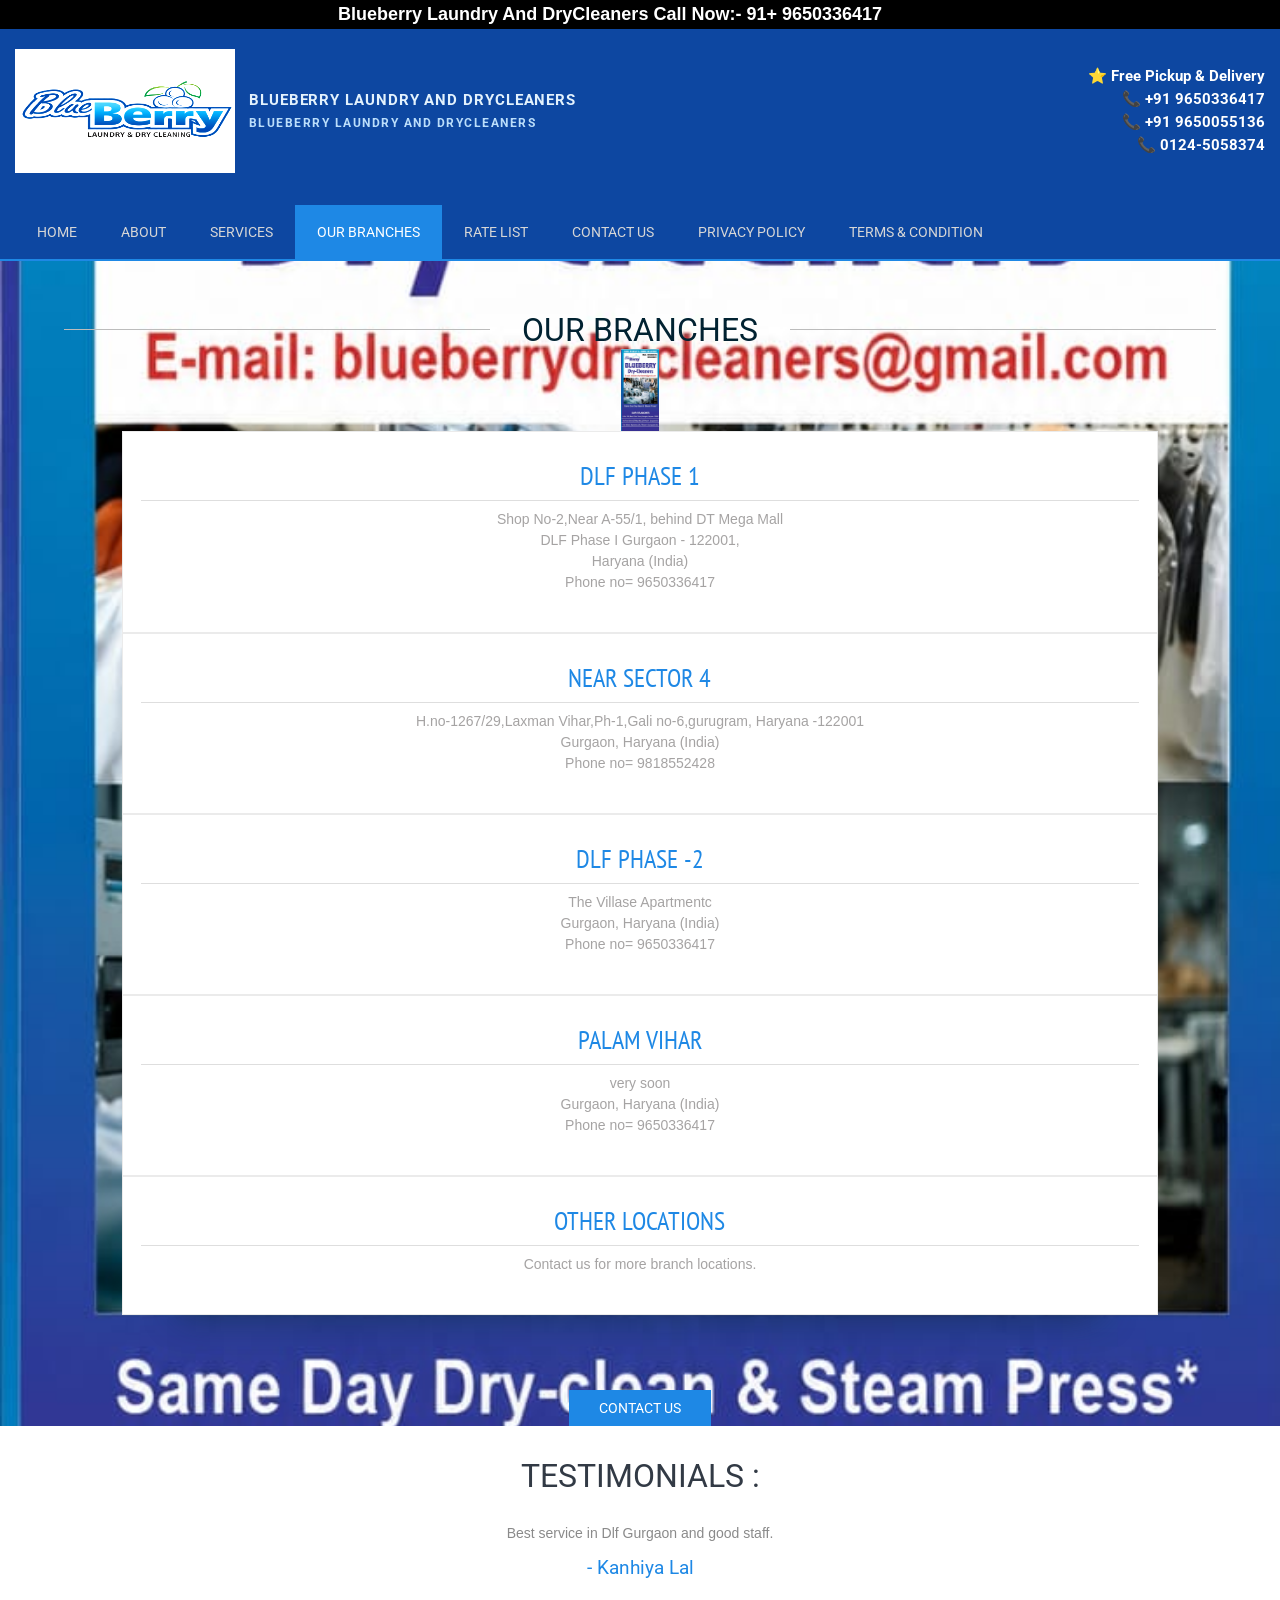
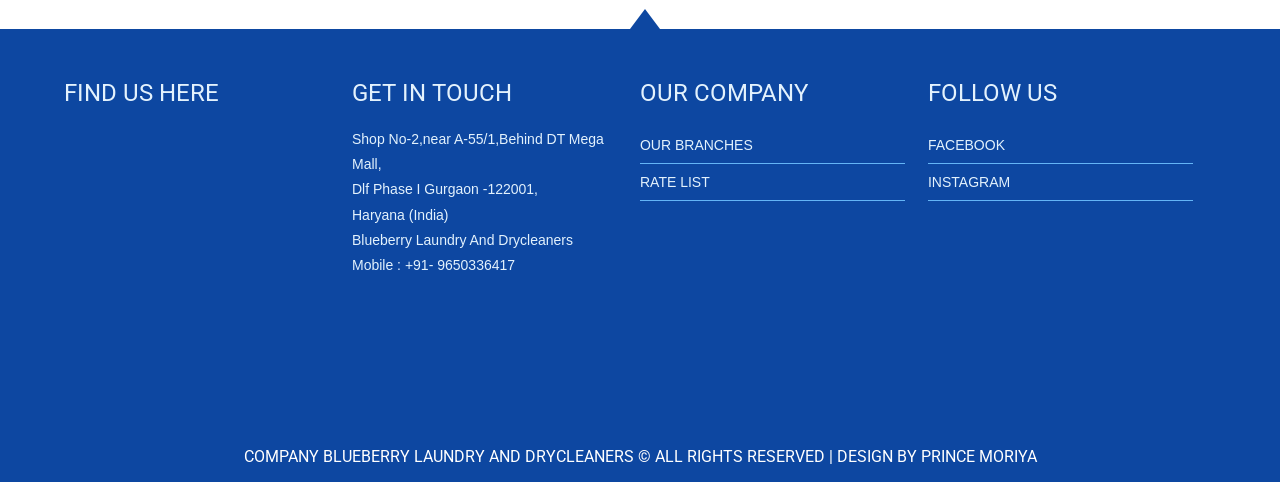
<file: BLUEBERRY LAUNDRY AND DRYCLEANERS/branches.html>
<!DOCTYPE HTML>
<html>
<head>
<script async src="https://www.googletagmanager.com/gtag/js?id=G-R8ZYBDEDPE"></script>
<script>
  window.dataLayer = window.dataLayer || [];
  function gtag(){dataLayer.push(arguments);}
  gtag('js', new Date());

  gtag('config', 'G-R8ZYBDEDPE');
</script>
<title>Blueberry Drycleaners,blueberry laundry and drycleaners,Dry Cleaners in Gurgaon,Best Dry Cleaner in Gurgaon,Dry Cleaner in Sohna Road,Dry Cleaner in Nirvana</title>
<META NAME="Description" CONTENT="Blueberry  Laundry And DryCleaners is one of the best Dry Cleaners in Gurgaon provides carpet cleaning services, ladies clothes cleaning services, onsite sofa cleaning services, laundering services, chairs cleaning services, curtains cleaning services and shirts cleaning services"/>
<META NAME="Keywords" CONTENT="best Dry cleaners in gurgaon, curtain dry cleaner in gurgaon,wedding dress dry cleaner in sohna road gurgaon,  curtain dry cleaner in nirvana"/>
<meta name="expires" http-equiv="Expires" content="Never">
<meta http-equiv="CACHE-CONTROL" content="PUBLIC">
<meta name="Copyright" content="Blueberry Laundry And DryCleaners">
<meta name="Publisher" content="Blueberry Laundry And DryCleaners">
<meta name="Revisit-After" content="2 days">
<meta name="classification" content="Website information">
<meta name="distribution" content="Global">
<meta name="Robots" content="INDEX, FOLLOW">
<meta name="city" content="Delhi, New Delhi, Gurgaon Ncr">
<meta name="country" content="India">
<meta name="Audience" content="All, Business">
<meta name="YahooSeeker" content="index, follow"/>
<meta name="msnbot" content="index, follow"/>
<meta name="googlebot" content="index, follow"/>
<link rel="icon" href="images/favicon.png" type="image/x-icon" />
<link rel="shortcut icon" href="images/favicon.png" type="image/x-icon" />
<meta http-equiv="Content-Type" content="text/html; charset=utf-8" />
<meta name="viewport" content="width=device-width, initial-scale=1, maximum-scale=1">
<link href="css/style.css" rel="stylesheet" type="text/css"  media="all" />	
<link href='http://fonts.googleapis.com/css?family=Roboto' rel='stylesheet' type='text/css'>
<link href='http://fonts.googleapis.com/css?family=PT+Sans+Narrow' rel='stylesheet' type='text/css'>
<link rel="stylesheet" href="https://cdnjs.cloudflare.com/ajax/libs/font-awesome/4.7.0/css/font-awesome.min.css">
<link rel="stylesheet" href="css/responsiveslides.css">
<script src="js/jquery.min.js"></script>
<meta name="google-site-verification" content="sxl_YYQOZFyb7DzGrnJEaf_5AGxw5UC5a7U1cL-ZGLw" />
<script src="js/responsiveslides.min.js"></script>
<script>
    $(function () {
      // Slideshow 1
      $("#slider1").responsiveSlides({
        maxwidth: 2500,
        speed: 400
      });
    });
</script>

<style>
    /* FIX FOR TOP WHITE STRIPE */
    html, body {
        margin: 0 !important;
        padding: 0 !important;
    }
    .header {
        margin-top: 0 !important;
        padding-top: 0 !important;
    }
    
    /* FIX TO MOVE LOGO TO LEFT MOST AREA */
    .header .wrap {
        max-width: 100% !important; 
        width: 100% !important;
        padding-left: 15px !important; /* Pushes it left but prevents clipping */
        padding-right: 15px !important;
        box-sizing: border-box;
    }
    
    .header-flex-row {
        display: flex;
        align-items: center;
        justify-content: space-between;
        flex-wrap: wrap;
    }

    @keyframes marquee {
        from { transform: translateX(100%); }
        to { transform: translateX(-100%); }
    }

    /* Popup Styles Extracted from Duplicate HTML Tag */
    .popup {
        position: fixed;
        z-index: 1;
        left: 0;
        top: 0;
        width: 100%;
        height: 100%;
        overflow: auto;
        background-color: rgba(0, 0, 0, 0.4);
        display: none;
    }
    .popup-content {
        background-color: white;
        margin: 10% auto;
        padding: 20px;
        border: 1px solid #888888;
        width: 75%;
        font-weight: bolder;
    }
    .popup-content button {
        display: block;
        margin: 0 auto;
    }
    .show {
        display: block;
    }
    .popup-content h1 {
        color: rgb(42, 107, 228);
    }
</style>
</head>
<body>
    <div class="header">
        <div class="container" style="width: 100%; padding: 0;">
            <div class="row" style="margin: 0;">
                <div class="col-md-12" style="padding: 0;">
                    <div class="top-strip">
                        <div class="top-strip-marquee">
                            <span>
                                Blueberry Laundry And DryCleaners Call Now:- 91+ 9650336417
                            </span>
                        </div>
                    </div>
                </div>
            </div>
        </div>
        
        <div class="wrap">
            <div class="header-flex-row">
                <div class="logo-container">
                   <div class="logo">
                        <a href="index.html" class="brand-link">
                            <img src="images/logo new 3.png" title="logo" alt="Blueberry Laundry And DryCleaners logo" />
                            <div class="brand-copy">
                                <span class="brand-kicker">Blueberry Laundry And DryCleaners</span>
                                <div class="brand-marquee" aria-label="Blueberry Laundry And DryCleaners">
                                    <span>Blueberry Laundry And DryCleaners</span>
                                    <span>Blueberry Laundry And DryCleaners</span>
                                </div>
                            </div>
                        </a>
                    </div> 
                </div>

                <div class="header-contact-panel">
                    ⭐ Free Pickup & Delivery<br>
                    📞 +91 9650336417<br>
                    📞 +91 9650055136<br>
                    📞 0124-5058374
                </div>
                    <div class="col-md-8">
                        <div class="top-nav">
                            <ul>
                                <li><a href="index.html">Home</a></li>
                                <li><a href="about.html">About</a></li>
                                <li><a href="service.html" class="dropbtn">Services</a></li>
                                <li class="active"><a href="branches.html">Our Branches</a></li>
                                <li><a href="ratelist.html">Rate List</a></li>
                                <li><a href="contact.html">Contact Us</a></li>
                                <li><a href="privacy.html">Privacy policy</a></li>
                                <li><a href="termsAndCondition.html">Terms & condition</a></li>
                            </ul>
                        </div>
                    </div>
                </div>
                <div class="clear"></div>
            </div>
        </div>
    </div>

    <div class="content branches-page-bg">
        <div class="wrap">
            <div class="about-us">
                <div class="about-header">
                    <h3>Our Branches</h3>
                </div>

                <div class="content-grids" style="padding:50px 12px 32px 22px; background:url('images/BRANCHES.jpeg') center center no-repeat; background-size:contain;"></div>
                    <div class="wrap">
                        <div class="grid branch-card">
                            <h3>DLF Phase 1</h3>
                            <p>
                                Shop No-2,Near A-55/1, behind DT Mega Mall<br>
                                DLF Phase I Gurgaon - 122001,<br>
                                Haryana (India)
                                <br>
                                Phone no= 9650336417
                            </p>
                        </div>

                        <div class="grid branch-card">
                            <h3>Near Sector 4</h3>
                            <p>
                                 H.no-1267/29,Laxman Vihar,Ph-1,Gali no-6,gurugram, Haryana -122001<br>
                                Gurgaon, Haryana (India)
                                <br>
                                Phone no= 9818552428
                            </p>
                        </div>

                        <div class="grid branch-card branch-card-last">
                            <h3>DLF Phase -2 </h3>
                            <p>
                                The Villase Apartmentc<br>
                                Gurgaon, Haryana (India)
                                <br>
                                Phone no= 9650336417
                            </p>
                        </div>

                        <div class="clear"></div>

                        <div class="grid branch-card">
                            <h3>Palam vihar</h3>
                            <p>
                                very soon<br>
                                Gurgaon, Haryana (India)
                                <br>
                                Phone no= 9650336417
                            </p>
                        </div>

                        <div class="grid branch-card">
                            <h3>Other Locations</h3>
                            <p>
                                Contact us for more branch locations.
                            </p>
                        </div>

                        <div class="clear"></div>
                    </div>
                </div>

                <div style="margin-top:25px; text-align:center;">
                    <a class="button" href="contact.html" style="display:inline-block;">Contact Us</a>
                </div>

            </div>
        </div>

        <div class="testmonials" style="padding-top:15px;">
            <div class="wrap">
                <div class="testmonial-grid">
                    <h3>TESTIMONIALS :</h3>
                    <p>Best service in Dlf Gurgaon and good staff.</p>
                    <a href="#"> - Kanhiya Lal</a>
                </div>
            </div>
        </div>
    </div>

    <div class="footer-strip"></div>
    <div class="footer">
        <div class="wrap">
            <div class="footer-grids">
                <div class="footer-grid">
                    <div class="contact_info">
                        <h3>Find Us Here</h3>
                        <div class="map">
    <iframe src="https://www.google.com/maps/embed?pb=!1m17!1m12!1m3!1d3507.1787676668782!2d77.088200575495!3d28.47416247575175!2m3!1f0!2f0!3f0!3m2!1i1024!2i768!4f13.1!3m2!1m1!2zMjjCsDI4JzI3LjAiTiA3N8KwMDUnMjYuOCJF!5e0!3m2!1sen!2sin!4v1782631801105!5m2!1sen!2sin"
        width="100%"
        height="250"
        style="border:0; max-width:350px;"
        allowfullscreen=""
        loading="lazy"
        referrerpolicy="strict-origin-when-cross-origin">
    </iframe>
</div>
                    </div>
                </div>

                <div class="footer-grid">
                    <h3>GET IN TOUCH</h3>
                    <p>Shop No-2,near A-55/1,Behind DT Mega Mall,<BR>
                        Dlf Phase I Gurgaon -122001,<BR>
                        Haryana (India)<BR>
                        Blueberry Laundry And Drycleaners<BR>
                        Mobile : +91- 9650336417</p>
                </div>
                <div class="footer-grid">
                    <h3>OUR COMPANY</h3>
                    <ul>
                        <li><a href="branches.html">Our Branches</a></li>
                        <li><a href="ratelist.html">Rate List</a></li>
                    </ul>
                </div>

                <div class="footer-grid footer-lastgrid">
                    <h3>FOLLOW US</h3>
                    <ul>
                        <li><a href="https://www.facebook.com/profile.php?id=61591405713617">facebook</a></li>
                        <li><a href="https://www.instagram.com/blueberry_laundry_drycleaning/">Instagram</a></li>
                    </ul>
                </div>
            </div>
            <div class="clear"></div>
        </div>
    </div>

    <div class="copy-right">
        <p>Company Blueberry Laundry And DryCleaners &copy; All rights Reserved | Design by Prince Moriya</p>
    </div>
</body>
</html>
</file>
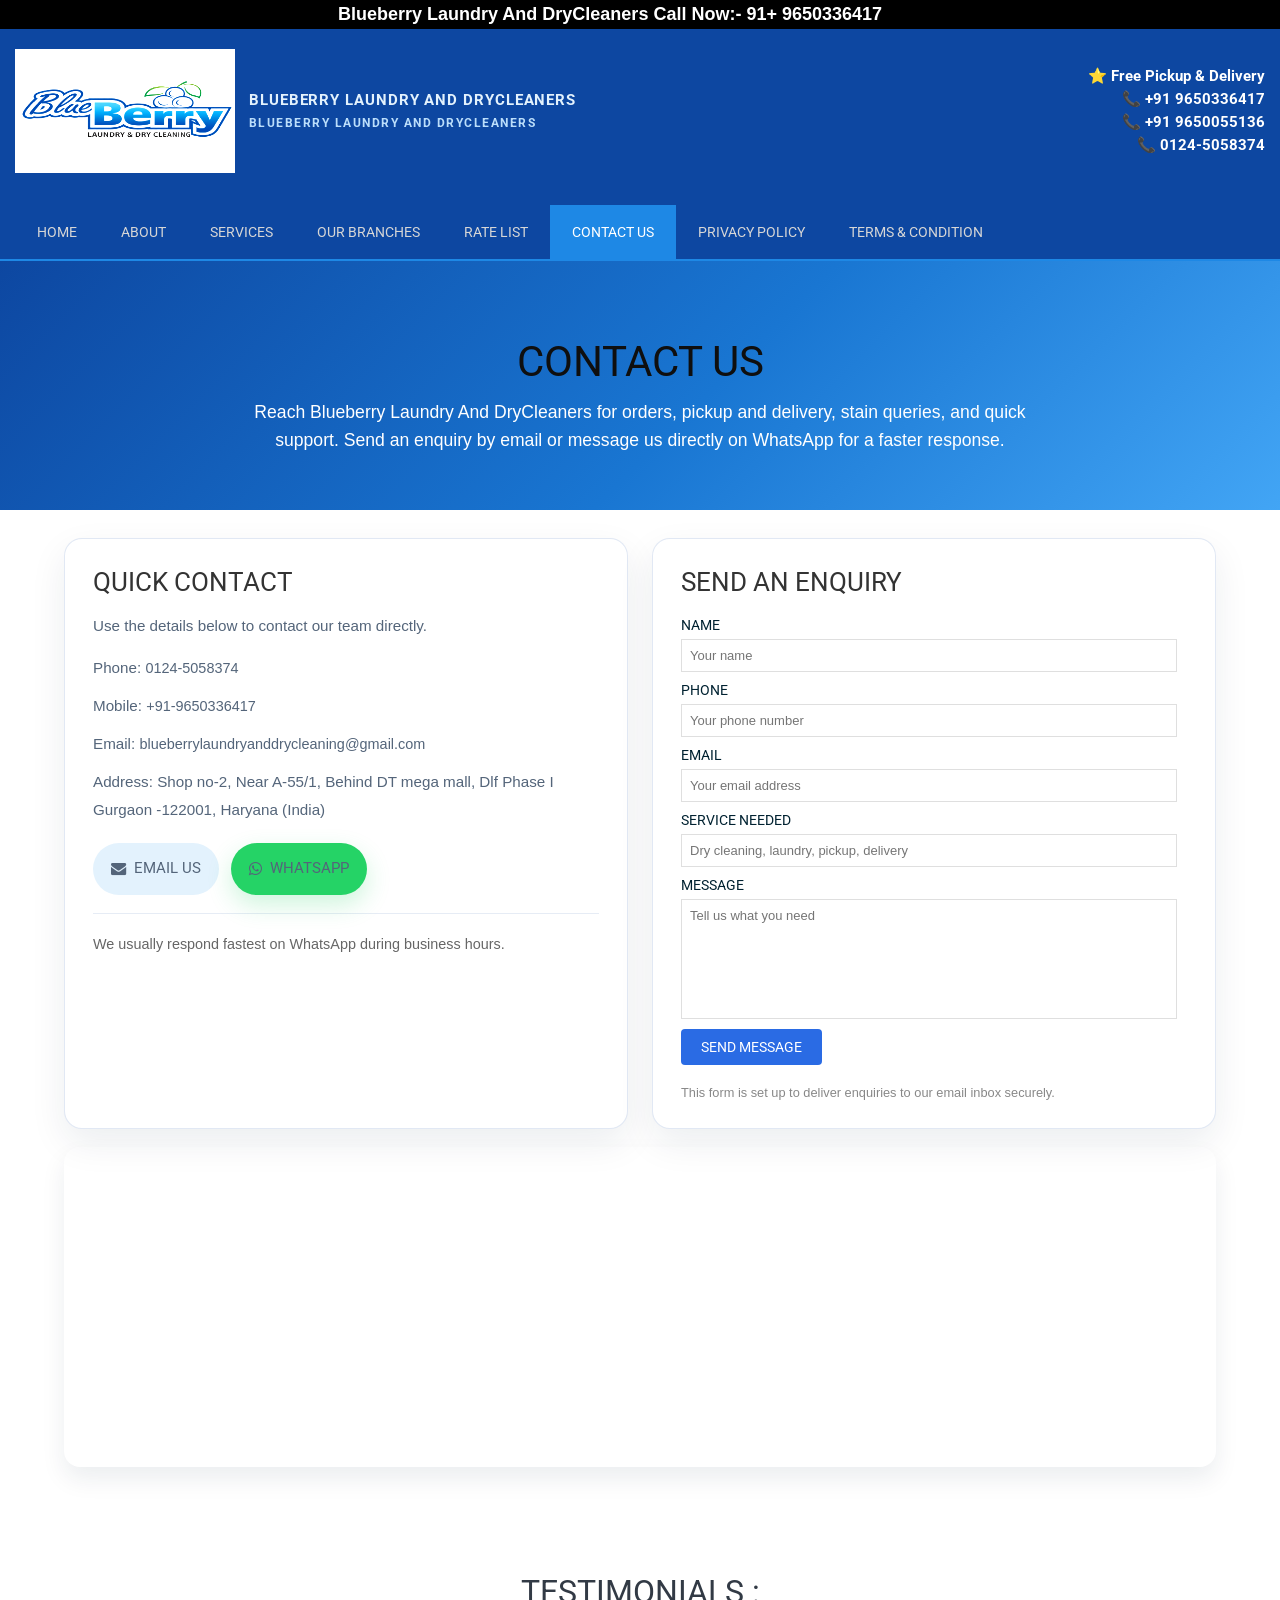
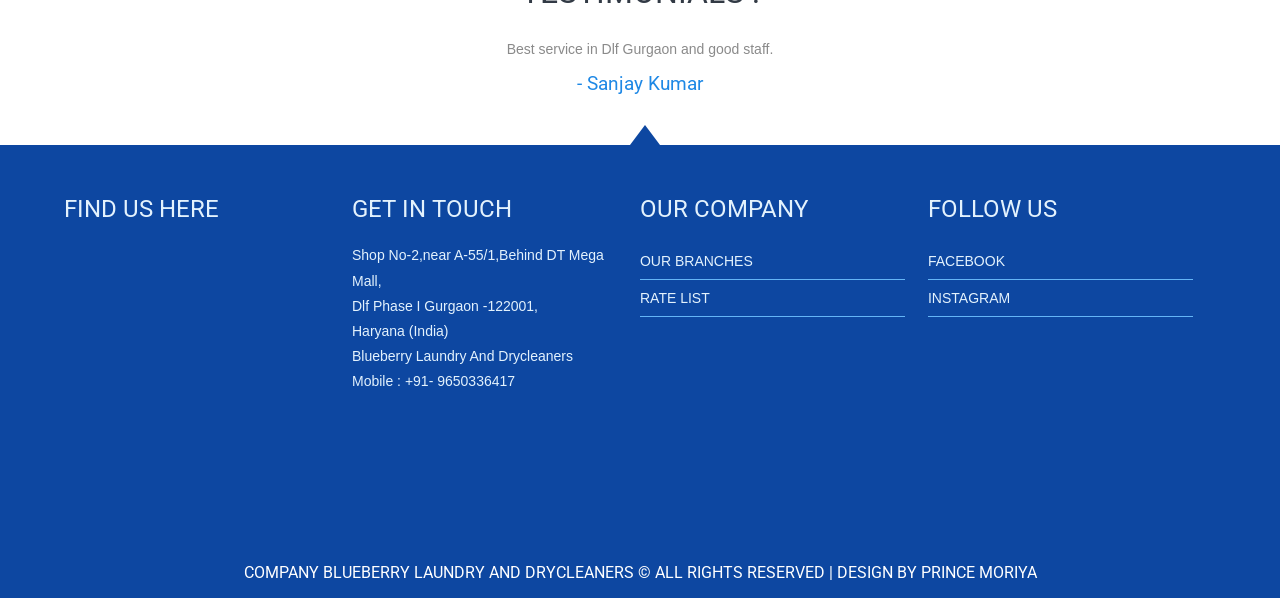
<file: BLUEBERRY LAUNDRY AND DRYCLEANERS/contact.html>
<!DOCTYPE HTML>
<html>
<head>
<script async src="https://www.googletagmanager.com/gtag/js?id=G-R8ZYBDEDPE"></script>
<script>
  window.dataLayer = window.dataLayer || [];
  function gtag(){dataLayer.push(arguments);}
  gtag('js', new Date());

  gtag('config', 'G-R8ZYBDEDPE');
</script>
<title>Blueberry Drycleaners,blueberry laundry and drycleaners,Dry Cleaners in Gurgaon,Best Dry Cleaner in Gurgaon,Dry Cleaner in Sohna Road,Dry Cleaner in Nirvana</title>
<META NAME="Description" CONTENT="Blueberry  Laundry And DryCleaners is one of the best Dry Cleaners in Gurgaon provides carpet cleaning services, ladies clothes cleaning services, onsite sofa cleaning services, laundering services, chairs cleaning services, curtains cleaning services and shirts cleaning services"/>
<META NAME="Keywords" CONTENT="best Dry cleaners in gurgaon, curtain dry cleaner in gurgaon,wedding dress dry cleaner in sohna road gurgaon,  curtain dry cleaner in nirvana"/>
<meta name="expires" http-equiv="Expires" content="Never">
<meta http-equiv="CACHE-CONTROL" content="PUBLIC">
<meta name="Copyright" content="Blueberry Laundry And DryCleaners">
<meta name="Publisher" content="Blueberry Laundry And DryCleaners">
<meta name="Revisit-After" content="2 days">
<meta name="classification" content="Website information">
<meta name="distribution" content="Global">
<meta name="Robots" content="INDEX, FOLLOW">
<meta name="city" content="Delhi, New Delhi, Gurgaon Ncr">
<meta name="country" content="India">
<meta name="Audience" content="All, Business">
<meta name="YahooSeeker" content="index, follow"/>
<meta name="msnbot" content="index, follow"/>
<meta name="googlebot" content="index, follow"/>
<link rel="icon" href="images/favicon.png" type="image/x-icon" />
<link rel="shortcut icon" href="images/favicon.png" type="image/x-icon" />
<meta http-equiv="Content-Type" content="text/html; charset=utf-8" />
<meta name="viewport" content="width=device-width, initial-scale=1, maximum-scale=1">
<link href="css/style.css" rel="stylesheet" type="text/css"  media="all" />	
<link href='http://fonts.googleapis.com/css?family=Roboto' rel='stylesheet' type='text/css'>
<link href='http://fonts.googleapis.com/css?family=PT+Sans+Narrow' rel='stylesheet' type='text/css'>
<link rel="stylesheet" href="https://cdnjs.cloudflare.com/ajax/libs/font-awesome/4.7.0/css/font-awesome.min.css">
<link rel="stylesheet" href="css/responsiveslides.css">
<script src="js/jquery.min.js"></script>
<meta name="google-site-verification" content="sxl_YYQOZFyb7DzGrnJEaf_5AGxw5UC5a7U1cL-ZGLw" />
<script src="js/responsiveslides.min.js"></script>
<script>
    $(function () {
      // Slideshow 1
      $("#slider1").responsiveSlides({
        maxwidth: 2500,
        speed: 400
      });
    });
</script>

<style>
    /* FIX FOR TOP WHITE STRIPE */
    html, body {
        margin: 0 !important;
        padding: 0 !important;
    }
    .header {
        margin-top: 0 !important;
        padding-top: 0 !important;
    }
    
    /* FIX TO MOVE LOGO TO LEFT MOST AREA */
    .header .wrap {
        max-width: 100% !important; 
        width: 100% !important;
        padding-left: 15px !important; /* Pushes it left but prevents clipping */
        padding-right: 15px !important;
        box-sizing: border-box;
    }
    
    .header-flex-row {
        display: flex;
        align-items: center;
        justify-content: space-between;
        flex-wrap: wrap;
    }

    @keyframes marquee {
        from { transform: translateX(100%); }
        to { transform: translateX(-100%); }
    }

    /* Popup Styles Extracted from Duplicate HTML Tag */
    .popup {
        position: fixed;
        z-index: 1;
        left: 0;
        top: 0;
        width: 100%;
        height: 100%;
        overflow: auto;
        background-color: rgba(0, 0, 0, 0.4);
        display: none;
    }
    .popup-content {
        background-color: white;
        margin: 10% auto;
        padding: 20px;
        border: 1px solid #888888;
        width: 75%;
        font-weight: bolder;
    }
    .popup-content button {
        display: block;
        margin: 0 auto;
    }
    .show {
        display: block;
    }
    .popup-content h1 {
        color: rgb(42, 107, 228);
    }
</style>
</head>
<body>
    <div class="header">
        <div class="container" style="width: 100%; padding: 0;">
            <div class="row" style="margin: 0;">
                <div class="col-md-12" style="padding: 0;">
                    <div class="top-strip">
                        <div class="top-strip-marquee">
                            <span>
                                Blueberry Laundry And DryCleaners Call Now:- 91+ 9650336417
                            </span>
                        </div>
                    </div>
                </div>
            </div>
        </div>
        
        <div class="wrap">
            <div class="header-flex-row">
                <div class="logo-container">
                   <div class="logo">
                        <a href="index.html" class="brand-link">
                            <img src="images/logo new 3.png" title="logo" alt="Blueberry Laundry And DryCleaners logo" />
                            <div class="brand-copy">
                                <span class="brand-kicker">Blueberry Laundry And DryCleaners</span>
                                <div class="brand-marquee" aria-label="Blueberry Laundry And DryCleaners">
                                    <span>Blueberry Laundry And DryCleaners</span>
                                    <span>Blueberry Laundry And DryCleaners</span>
                                </div>
                            </div>
                        </a>
                    </div> 
                </div>

                <div class="header-contact-panel">
                    ⭐ Free Pickup & Delivery<br>
                    📞 +91 9650336417<br>
                    📞 +91 9650055136<br>
                    📞 0124-5058374
                </div>
					<div class="col-md-8">
					<div class="top-nav">
						<ul>
							<li><a href="index.html">Home</a></li>
							<li><a href="about.html">About</a></li>
							<li class="dropdown"><a href="service.html" class="dropbtn">Services</a></li>
							<li><a href="branches.html">Our Branches</a></li>
							<li><a href="ratelist.html">Rate List</a></li>
							<li class="active"><a href="contact.html">Contact Us</a></li>
							<li><a href="privacy.html">Privacy policy</a></li>
							<li><a href="termsAndCondition.html">Terms & condition</a></li>
						</ul>
					</div>
				</div>
			</div>
			<div class="clear"></div>
		</div>
	</div>

	<div class="contact-hero">
		<div class="wrap">
			<h1 style="margin-top: 20px; color: #0f0f0f;">Contact Us</h1>
			<p style="font-size: 1.1em; line-height: 1.6em;">Reach Blueberry Laundry And DryCleaners for orders, pickup and delivery, stain queries, and quick support. Send an enquiry by email or message us directly on WhatsApp for a faster response.</p>
		</div>
	</div>

	<div class="content">
		<div class="wrap">
			<div class="contact-panel">
				<div class="contact-card">
					<h3 style="color: #333; margin-bottom: 15px;">Quick Contact</h3>
					<p>Use the details below to contact our team directly.</p>
					<ul style="line-height: 2em; margin-top: 15px;">
						<li><strong>Phone:</strong> <a href="tel:+919650336417">0124-5058374</a></li>
						<li><strong>Mobile:</strong> <a href="tel:+919650336417">+91-9650336417</a></li>
						<li><strong>Email:</strong> <a href="mailto:blueberrylaundryanddrycleaning@gmail.com">blueberrylaundryanddrycleaning@gmail.com</a></li>
						<li><strong>Address:</strong> Shop no-2, Near A-55/1, Behind DT mega mall, Dlf Phase I Gurgaon -122001, Haryana (India)</li>
					</ul>
					<div class="contact-pill-row">
						<a class="contact-pill" href="mailto:blueberrylaundryanddrycleaning@gmail.com"><i class="fa fa-envelope"></i> Email Us</a>
						<a class="whatsapp-btn" href="https://wa.me/919650336417?text=Hi%20Blueberry%20Laundry%20And%20DryCleaners%2C%20I%20need%20help%20with%20my%20laundry%20order." target="_blank" rel="noopener"><i class="fa fa-whatsapp"></i> WhatsApp</a>
					</div>
					<div class="contact-meta">
						<p style="font-size: 0.9em; color: #666;">We usually respond fastest on WhatsApp during business hours.</p>
					</div>
				</div>

				<div class="contact-form-card">
					<h3 style="color: #333; margin-bottom: 15px;">Send an Enquiry</h3>
					<form class="contact-form" action="https://formsubmit.co/blueberrylaundryanddrycleaning@gmail.com" method="POST">
						<input type="hidden" name="_subject" value="New contact enquiry from Blueberry Laundry And DryCleaners website">
						<input type="hidden" name="_captcha" value="false">
						<input type="hidden" name="_template" value="table">
						<div>
							<span>Name</span>
							<input type="text" name="name" placeholder="Your name" required>
						</div>
						<div>
							<span>Phone</span>
							<input type="text" name="phone" placeholder="Your phone number" required>
						</div>
						<div>
							<span>Email</span>
							<input type="text" name="email" placeholder="Your email address" required>
						</div>
						<div>
							<span>Service Needed</span>
							<input type="text" name="service" placeholder="Dry cleaning, laundry, pickup, delivery">
						</div>
						<div>
							<span>Message</span>
							<textarea name="message" placeholder="Tell us what you need" rows="4" required></textarea>
						</div>
						<div>
							<input class="mybutton" type="submit" value="Send Message" style="background: #2A6BE4; color: #fff; padding: 10px 20px; border: none; border-radius: 4px; cursor: pointer;">
						</div>
					</form>
					<p class="form-note" style="font-size: 0.8em; color: #888; margin-top: 15px;">This form is set up to deliver enquiries to our email inbox securely.</p>
				</div>
			</div>

			<div class="contact-map" style="margin-bottom: 40px;">
				<iframe src="https://www.google.com/maps/embed?pb=!1m17!1m12!1m3!1d3507.1787676668782!2d77.088200575495!3d28.47416247575175!2m3!1f0!2f0!3f0!3m2!1i1024!2i768!4f13.1!3m2!1m1!2zMjjCsDI4JzI3LjAiTiA3N8KwMDUnMjYuOCJF!5e0!3m2!1sen!2sin!4v1782631801105!5m2!1sen!2sin" width="100%" height="450" style="border:0;" allowfullscreen="" loading="lazy" referrerpolicy="strict-origin-when-cross-origin"></iframe>
			</div>
		</div>

		<div class="testmonials">
			<div class="wrap">
				<div class="testmonial-grid">
					<h3>TESTIMONIALS :</h3>
					<p>Best service in Dlf Gurgaon and good staff.</p>
					<a href="#"> - Sanjay Kumar</a>
				</div>
			</div>
		</div>
	</div>

	<div class="footer-strip"></div>
	<div class="footer">
		<div class="wrap">
			<div class="footer-grids">
				<div class="footer-grid">
					<div class="contact_info">
						<h3>Find Us Here</h3>
						<div class="map">
    <iframe src="https://www.google.com/maps/embed?pb=!1m17!1m12!1m3!1d3507.1787676668782!2d77.088200575495!3d28.47416247575175!2m3!1f0!2f0!3f0!3m2!1i1024!2i768!4f13.1!3m2!1m1!2zMjjCsDI4JzI3LjAiTiA3N8KwMDUnMjYuOCJF!5e0!3m2!1sen!2sin!4v1782631801105!5m2!1sen!2sin"
        width="100%"
        height="250"
        style="border:0; max-width:350px;"
        allowfullscreen=""
        loading="lazy"
        referrerpolicy="strict-origin-when-cross-origin">
    </iframe>
</div>
					</div>
				</div>

				<div class="footer-grid">
					<h3>GET IN TOUCH</h3>
					<p>Shop No-2,near A-55/1,Behind DT Mega Mall,<BR>
                        Dlf Phase I Gurgaon -122001,<BR>
                        Haryana (India)<BR>
                        Blueberry Laundry And Drycleaners<BR>
                        Mobile : +91- 9650336417</p>
				</div>

				<div class="footer-grid">
					<h3>OUR COMPANY</h3>
					<ul>
						<li><a href="branches.html">Our Branches</a></li>
						<li><a href="ratelist.html">Rate List</a></li>
					</ul>
				</div>

				<div class="footer-grid footer-lastgrid">
					<h3>FOLLOW US</h3>
					<ul>
						<li><a href="https://www.facebook.com/profile.php?id=61591405713617">facebook</a></li>
						<li><a href="https://www.instagram.com/blueberry_laundry_drycleaning/">Instagram</a></li>
					</ul>
				</div>
			</div>
			<div class="clear"></div>
		</div>
	</div>

	<div class="copy-right">
		<p>Company Blueberry Laundry And DryCleaners &copy; All rights Reserved | Design by Prince Moriya</p>
	</div>
</body>
</html>
</file>
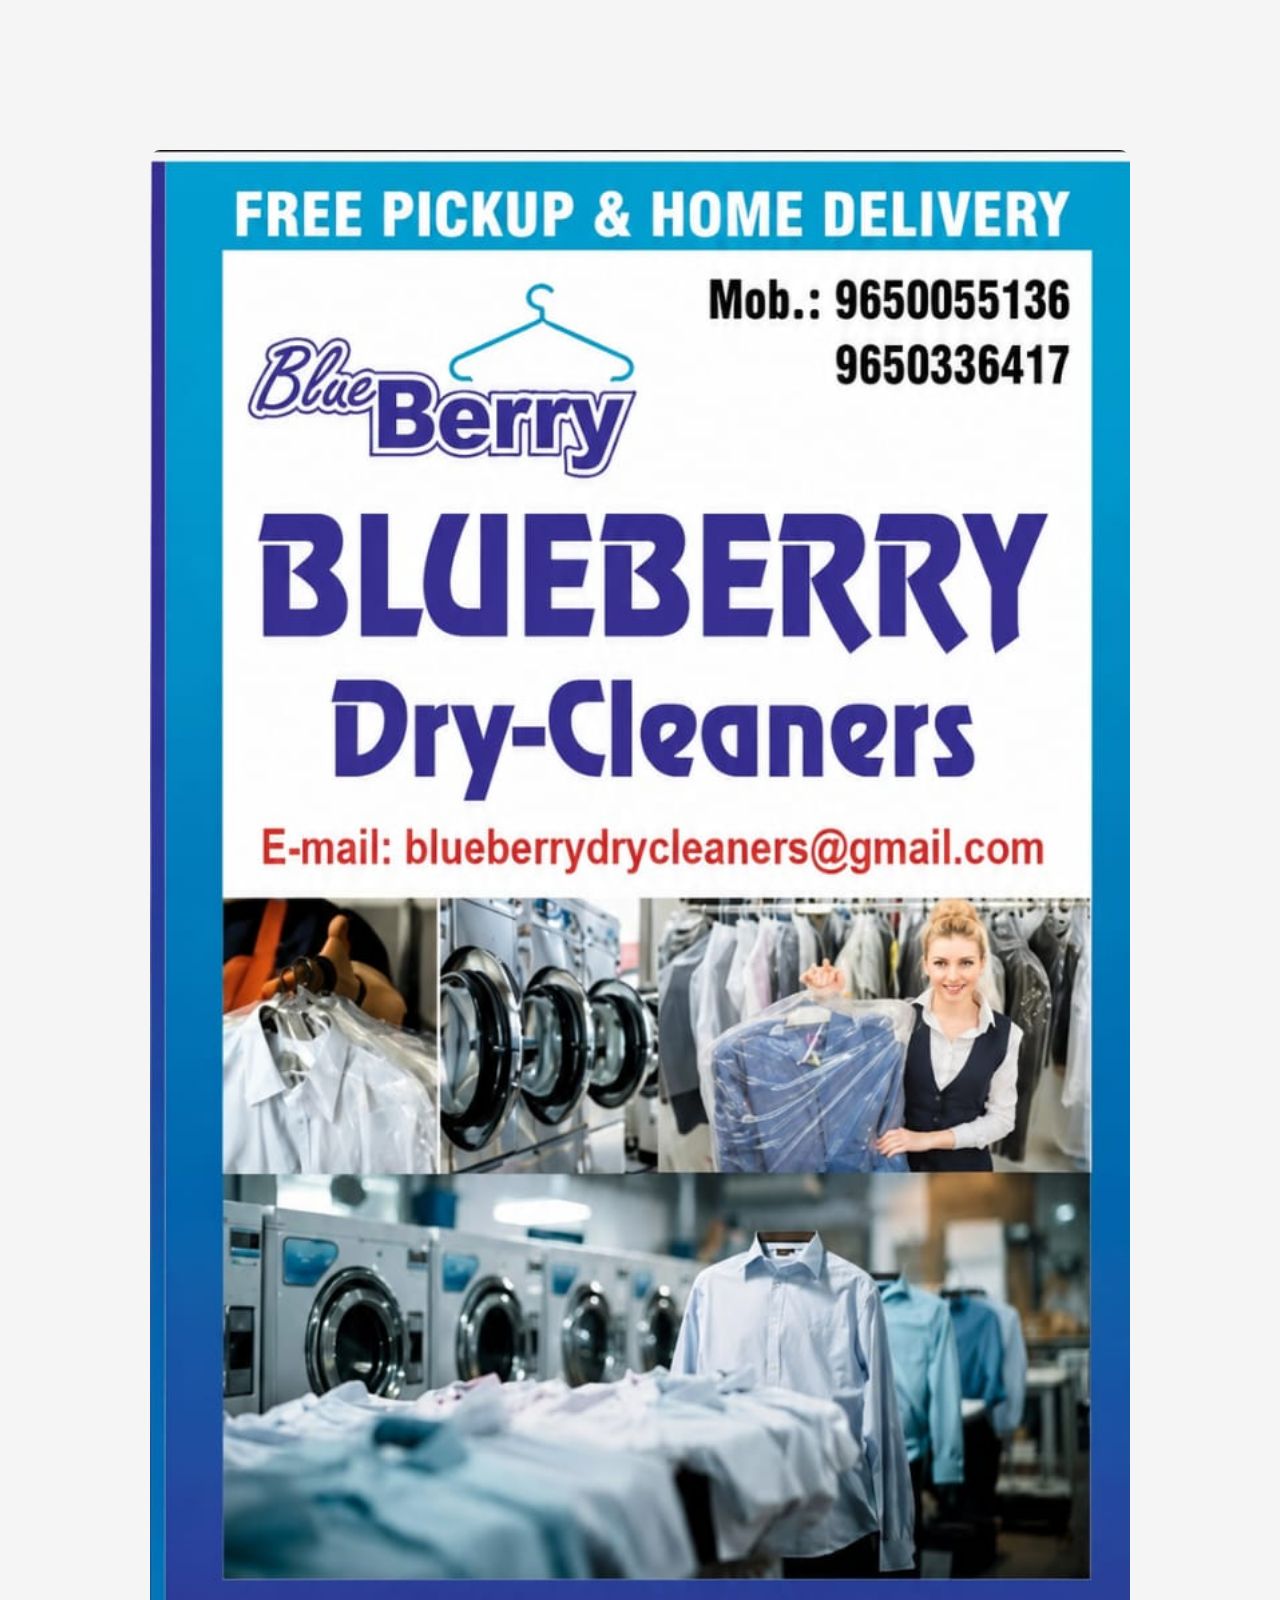
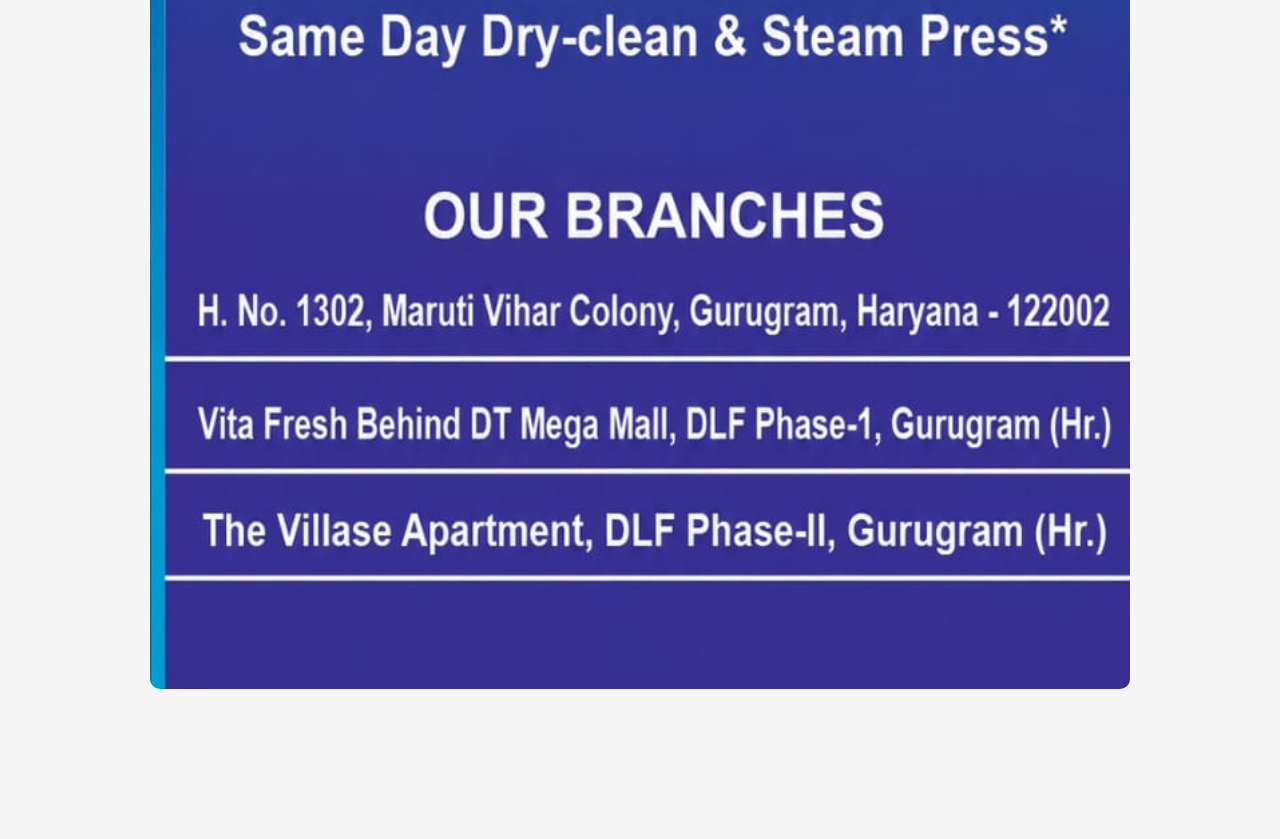
<file: BLUEBERRY LAUNDRY AND DRYCLEANERS/CONTACTiamge.html>
<!DOCTYPE html>
<html lang="en">
<head>
    <meta charset="UTF-8">
    <meta name="viewport" content="width=device-width, initial-scale=1.0">
    <title>Branches</title>

    <style>
        *{
            margin: 0;
            padding: 0;
            box-sizing: border-box;
        }

        body{
            background: #f5f5f5;
            padding: 150px; /* Margin around the page */
        }

        img{
            width: 100%;
            height: auto;
            display: block;
            border-radius: 10px; /* Optional */
        }
    </style>
</head>
<body>

    <img src="images/BRANCHES.jpeg" alt="All Information">

</body>
</html>
</file>
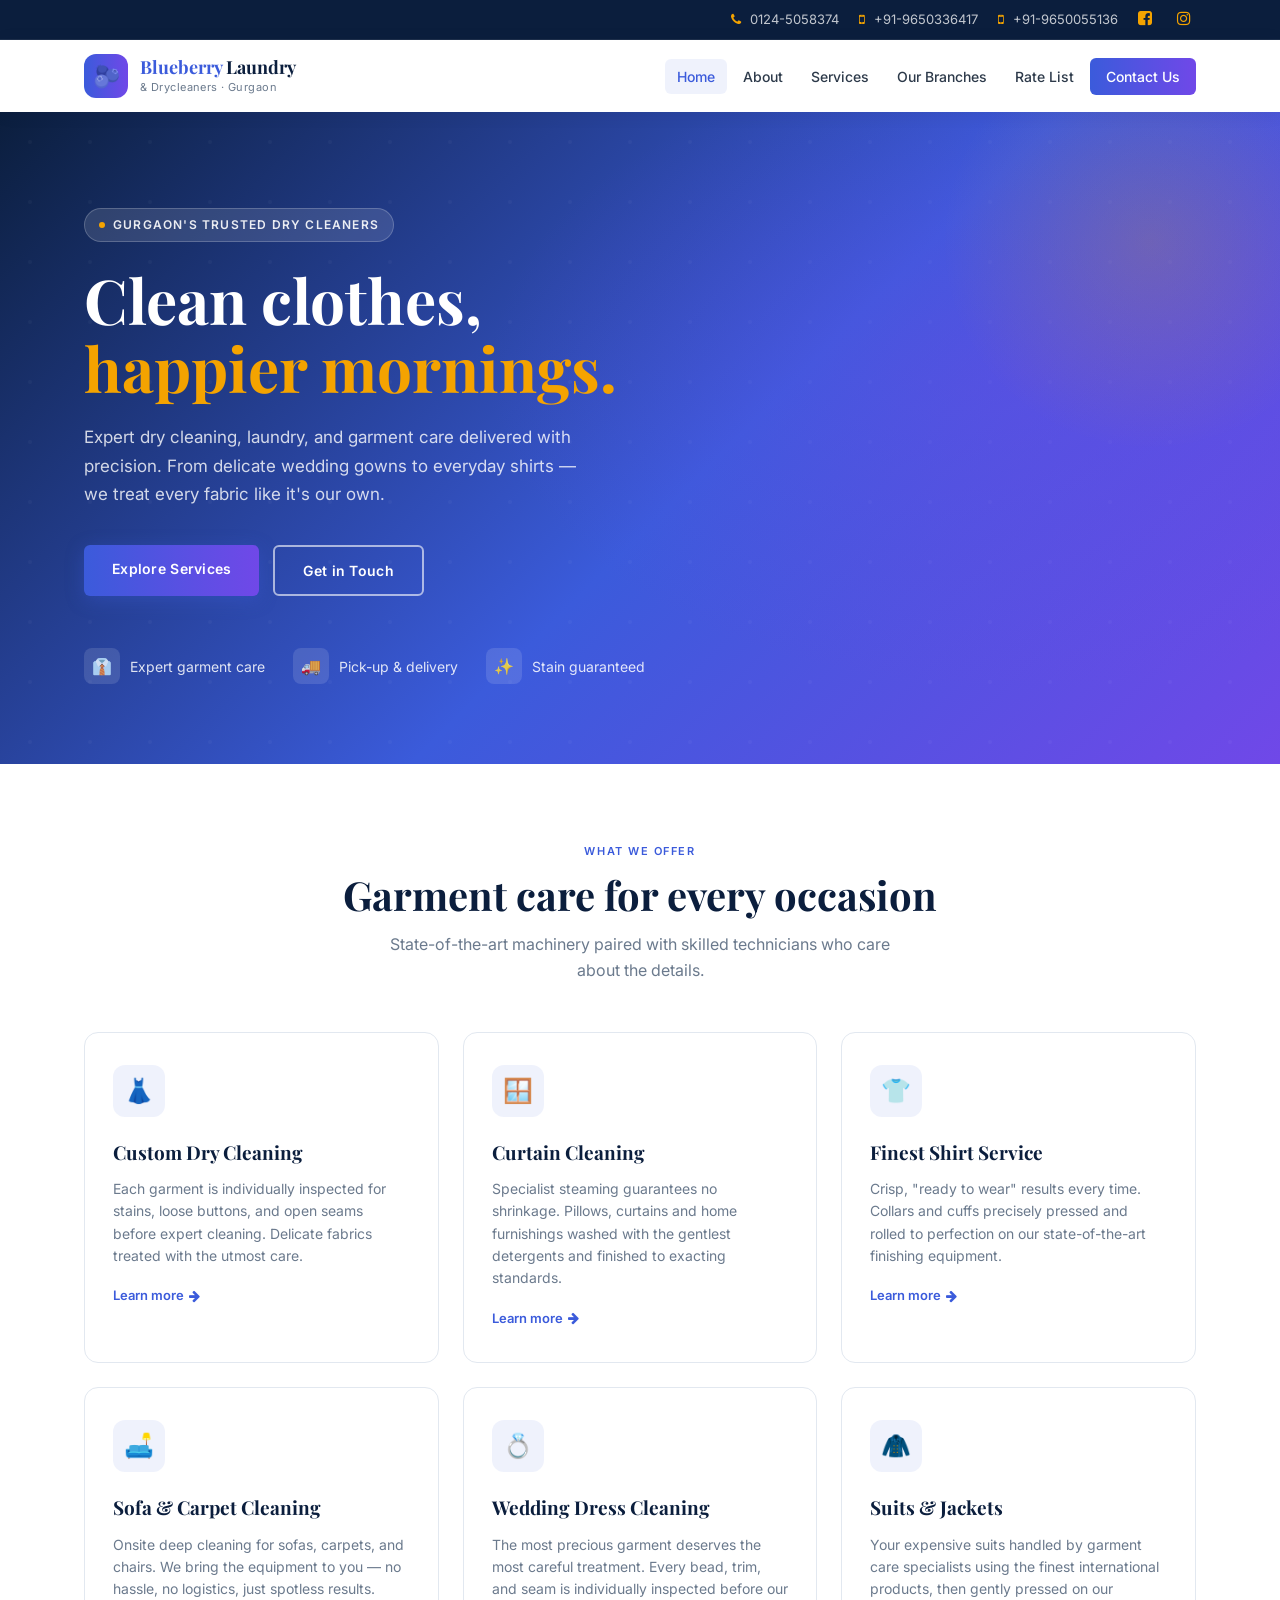
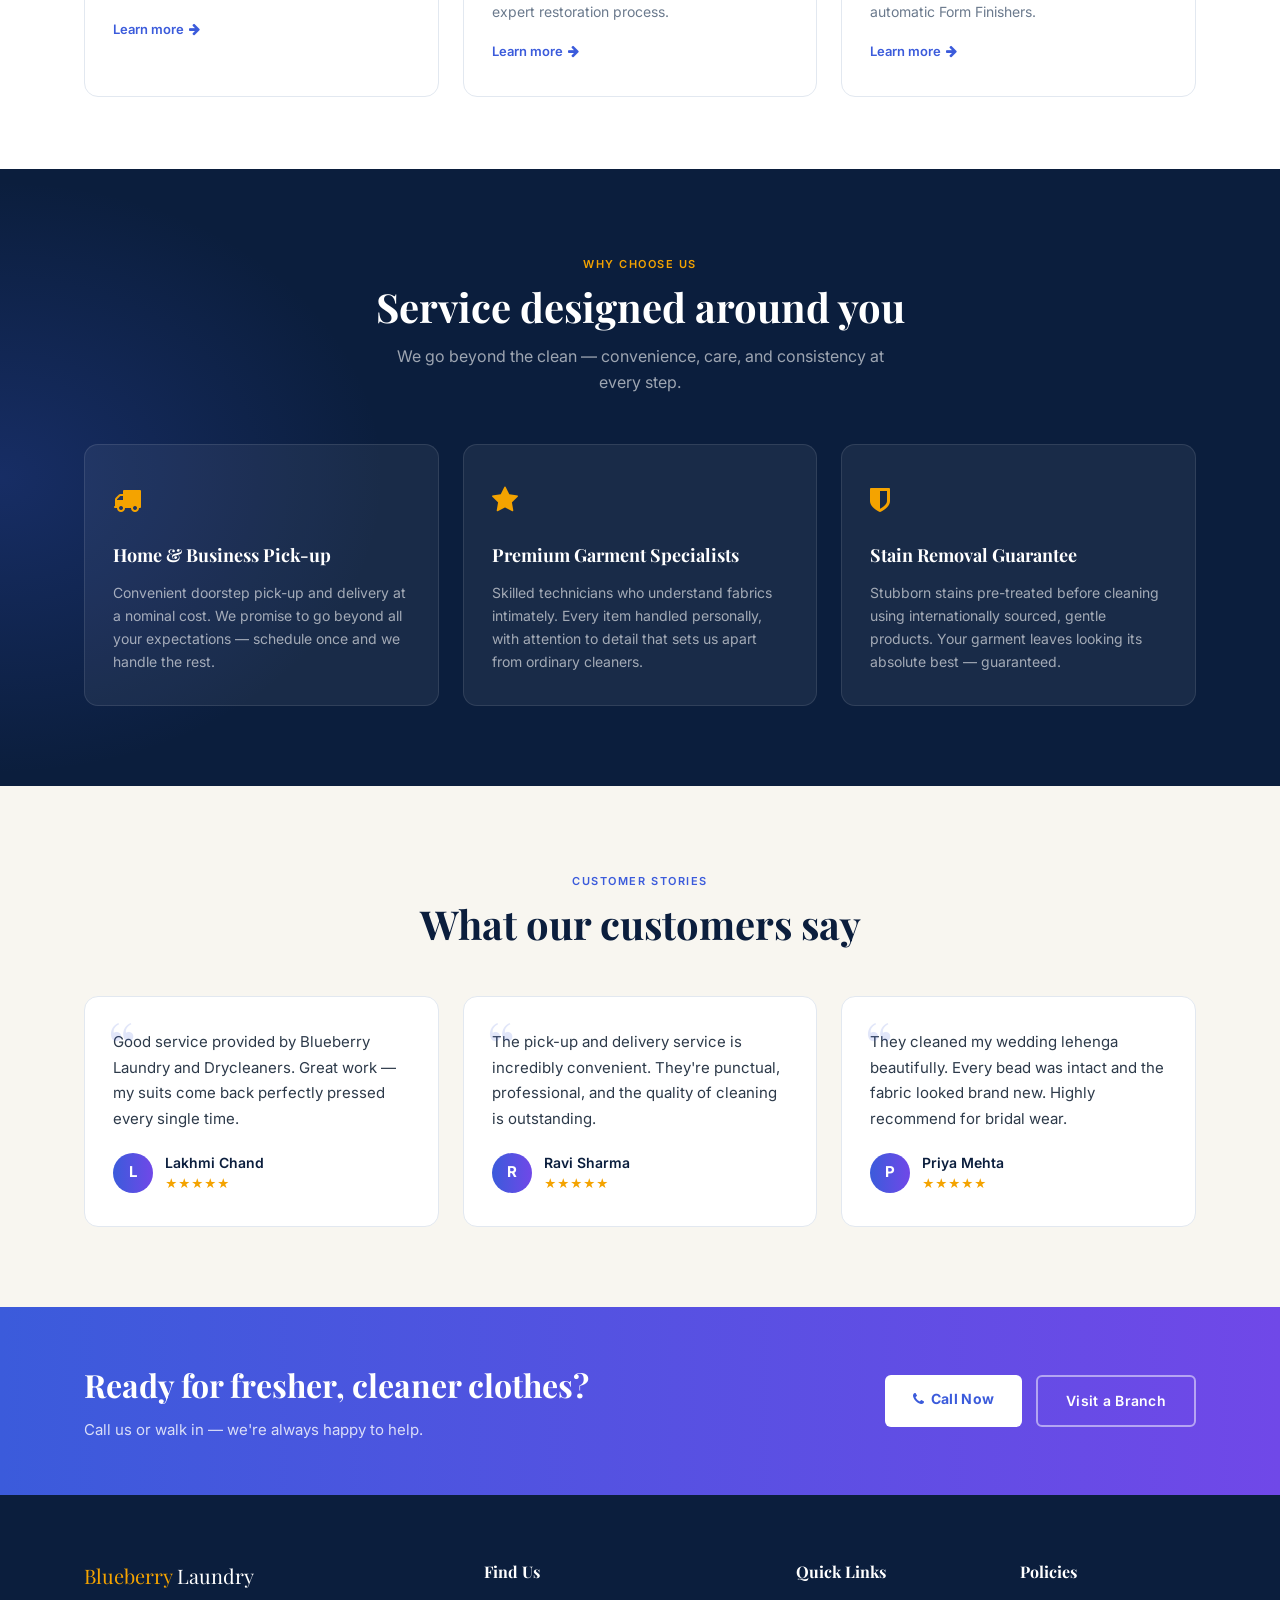
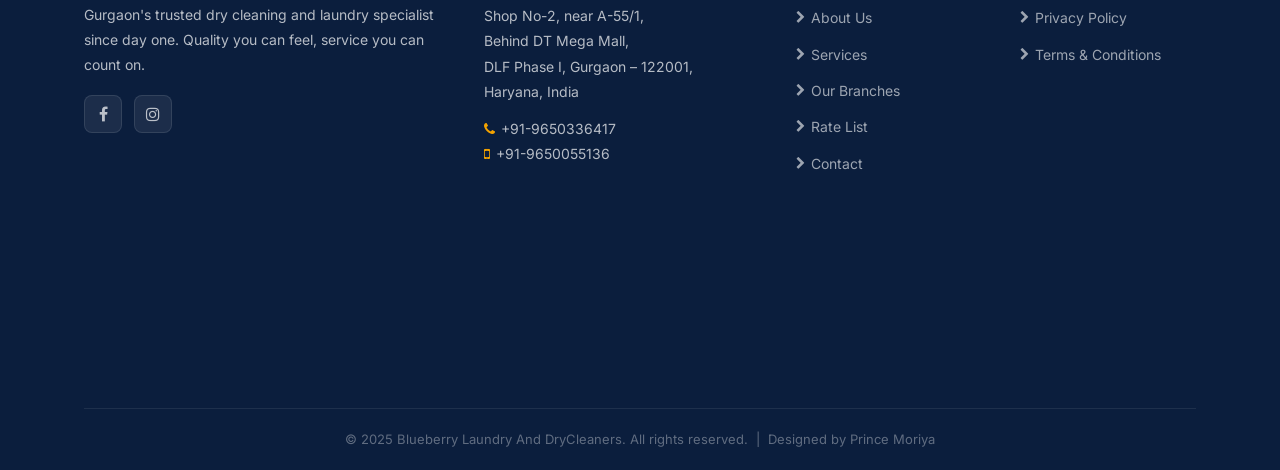
<file: BLUEBERRY LAUNDRY AND DRYCLEANERS/homenew.html>
<!DOCTYPE html>
<html lang="en">
<head>
<meta charset="UTF-8" />
<meta name="viewport" content="width=device-width, initial-scale=1.0" />
<title>Blueberry Laundry And DryCleaners – Best Dry Cleaner in Gurgaon</title>
<meta name="description" content="Blueberry Laundry And DryCleaners is one of the best Dry Cleaners in Gurgaon providing carpet cleaning, ladies clothes cleaning, sofa cleaning, laundering, curtain cleaning and shirt services." />
<link rel="preconnect" href="https://fonts.googleapis.com" />
<link href="https://fonts.googleapis.com/css2?family=Playfair+Display:wght@600;700&family=Inter:wght@400;500;600&display=swap" rel="stylesheet" />
<link rel="stylesheet" href="https://cdnjs.cloudflare.com/ajax/libs/font-awesome/4.7.0/css/font-awesome.min.css" />

<style>
/* ── TOKENS ─────────────────────────────────────────────── */
:root {
  --navy:      #0B1E3D;
  --berry:     #3B5BDB;
  --violet:    #7048E8;
  --cream:     #F8F6F0;
  --slate:     #2D3A4A;
  --gold:      #F4A300;
  --muted:     #6B7A8D;
  --white:     #FFFFFF;
  --card-bg:   #FFFFFF;
  --border:    #E2E8F0;

  --grad-hero: linear-gradient(135deg, var(--navy) 0%, var(--berry) 55%, var(--violet) 100%);
  --grad-cta:  linear-gradient(90deg, var(--berry), var(--violet));

  --radius-sm: 6px;
  --radius-md: 14px;
  --radius-lg: 24px;

  --shadow-card: 0 4px 24px rgba(11,30,61,.10);
  --shadow-hover: 0 12px 40px rgba(59,91,219,.22);
}

/* ── RESET ───────────────────────────────────────────────── */
*, *::before, *::after { box-sizing: border-box; margin: 0; padding: 0; }
html { scroll-behavior: smooth; }
body {
  font-family: 'Inter', sans-serif;
  background: var(--cream);
  color: var(--slate);
  line-height: 1.65;
}
img { display: block; max-width: 100%; }
a { text-decoration: none; color: inherit; }
ul { list-style: none; }

/* ── UTILITY ─────────────────────────────────────────────── */
.wrap { max-width: 1160px; margin: 0 auto; padding: 0 24px; }
.section-label {
  font-family: 'Inter', sans-serif;
  font-size: 11px;
  font-weight: 600;
  letter-spacing: .14em;
  text-transform: uppercase;
  color: var(--berry);
}
.section-title {
  font-family: 'Playfair Display', serif;
  font-size: clamp(26px, 3.5vw, 40px);
  font-weight: 700;
  color: var(--navy);
  line-height: 1.2;
  margin-top: 8px;
}
.btn {
  display: inline-block;
  padding: 12px 28px;
  border-radius: var(--radius-sm);
  font-size: 14px;
  font-weight: 600;
  letter-spacing: .02em;
  transition: opacity .2s, transform .2s;
  cursor: pointer;
}
.btn:hover { opacity: .88; transform: translateY(-1px); }
.btn-primary {
  background: var(--grad-cta);
  color: var(--white);
  box-shadow: 0 4px 18px rgba(59,91,219,.35);
}
.btn-ghost {
  border: 2px solid rgba(255,255,255,.6);
  color: var(--white);
}
.btn-ghost:hover { background: rgba(255,255,255,.12); }

/* ── TOP BAR ─────────────────────────────────────────────── */
.topbar {
  background: var(--navy);
  color: rgba(255,255,255,.75);
  font-size: 13px;
  padding: 9px 0;
  border-bottom: 1px solid rgba(255,255,255,.08);
}
.topbar .wrap {
  display: flex;
  justify-content: flex-end;
  align-items: center;
  gap: 20px;
  flex-wrap: wrap;
}
.topbar a { color: rgba(255,255,255,.75); transition: color .2s; }
.topbar a:hover { color: var(--gold); }
.topbar .fa { color: var(--gold); margin-right: 5px; }

/* ── NAV ─────────────────────────────────────────────────── */
.navbar {
  background: var(--white);
  position: sticky;
  top: 0;
  z-index: 100;
  box-shadow: 0 2px 16px rgba(11,30,61,.08);
}
.navbar .wrap {
  display: flex;
  align-items: center;
  justify-content: space-between;
  gap: 24px;
  padding-top: 14px;
  padding-bottom: 14px;
}
.brand {
  display: flex;
  align-items: center;
  gap: 12px;
}
.brand-icon {
  width: 44px; height: 44px;
  background: var(--grad-cta);
  border-radius: 12px;
  display: flex; align-items: center; justify-content: center;
  font-size: 22px;
}
.brand-name {
  font-family: 'Playfair Display', serif;
  font-size: 18px;
  font-weight: 700;
  color: var(--navy);
  line-height: 1.2;
}
.brand-name span { color: var(--berry); }
.brand-sub {
  font-size: 11px;
  color: var(--muted);
  letter-spacing: .04em;
}
.nav-links {
  display: flex;
  align-items: center;
  gap: 4px;
  flex-wrap: wrap;
}
.nav-links a {
  font-size: 14px;
  font-weight: 500;
  color: var(--slate);
  padding: 6px 12px;
  border-radius: var(--radius-sm);
  transition: background .2s, color .2s;
}
.nav-links a:hover, .nav-links a.active {
  background: rgba(59,91,219,.08);
  color: var(--berry);
}
.nav-links a.nav-cta {
  background: var(--grad-cta);
  color: var(--white);
  padding: 7px 16px;
  border-radius: var(--radius-sm);
}
.nav-links a.nav-cta:hover { opacity: .88; }

/* ── HERO ────────────────────────────────────────────────── */
.hero {
  background: var(--grad-hero);
  position: relative;
  overflow: hidden;
  padding: 96px 0 80px;
}
.hero::before {
  content: '';
  position: absolute;
  inset: 0;
  background:
    radial-gradient(ellipse 60% 70% at 80% 40%, rgba(112,72,232,.35) 0%, transparent 70%),
    url("data:image/svg+xml,%3Csvg width='60' height='60' viewBox='0 0 60 60' xmlns='http://www.w3.org/2000/svg'%3E%3Cg fill='none' fill-rule='evenodd'%3E%3Cg fill='%23ffffff' fill-opacity='0.03'%3E%3Ccircle cx='30' cy='30' r='2'/%3E%3C/g%3E%3C/g%3E%3C/svg%3E");
  pointer-events: none;
}
/* Floating blobs */
.hero::after {
  content: '';
  position: absolute;
  width: 420px; height: 420px;
  background: radial-gradient(circle, rgba(244,163,0,.18) 0%, transparent 70%);
  border-radius: 50%;
  top: -80px; right: -80px;
  animation: drift 8s ease-in-out infinite alternate;
}
@keyframes drift {
  from { transform: translate(0,0) scale(1); }
  to   { transform: translate(-30px,20px) scale(1.07); }
}
.hero-inner {
  position: relative;
  z-index: 1;
  max-width: 680px;
}
.hero-eyebrow {
  display: inline-flex;
  align-items: center;
  gap: 8px;
  background: rgba(255,255,255,.12);
  border: 1px solid rgba(255,255,255,.2);
  color: rgba(255,255,255,.9);
  font-size: 12px;
  font-weight: 600;
  letter-spacing: .1em;
  text-transform: uppercase;
  padding: 6px 14px;
  border-radius: 100px;
  margin-bottom: 24px;
}
.hero-eyebrow .dot {
  width: 6px; height: 6px;
  background: var(--gold);
  border-radius: 50%;
}
.hero h1 {
  font-family: 'Playfair Display', serif;
  font-size: clamp(36px, 5.5vw, 62px);
  font-weight: 700;
  color: var(--white);
  line-height: 1.1;
  margin-bottom: 20px;
}
.hero h1 em {
  font-style: normal;
  color: var(--gold);
}
.hero p {
  font-size: 17px;
  color: rgba(255,255,255,.8);
  max-width: 520px;
  margin-bottom: 36px;
  line-height: 1.7;
}
.hero-btns { display: flex; gap: 14px; flex-wrap: wrap; }
.hero-badges {
  margin-top: 52px;
  display: flex;
  gap: 28px;
  flex-wrap: wrap;
}
.badge {
  display: flex;
  align-items: center;
  gap: 10px;
  color: rgba(255,255,255,.85);
  font-size: 14px;
}
.badge .badge-icon {
  width: 36px; height: 36px;
  background: rgba(255,255,255,.12);
  border-radius: 8px;
  display: flex; align-items: center; justify-content: center;
  font-size: 16px;
  flex-shrink: 0;
}

/* ── SERVICES STRIP ──────────────────────────────────────── */
.services-strip {
  background: var(--white);
  padding: 72px 0;
}
.strip-header { text-align: center; margin-bottom: 48px; }
.strip-header p { color: var(--muted); max-width: 500px; margin: 12px auto 0; }
.services-grid {
  display: grid;
  grid-template-columns: repeat(auto-fit, minmax(280px, 1fr));
  gap: 24px;
}
.service-card {
  background: var(--card-bg);
  border: 1px solid var(--border);
  border-radius: var(--radius-md);
  padding: 32px 28px;
  transition: box-shadow .25s, transform .25s, border-color .25s;
  position: relative;
  overflow: hidden;
}
.service-card::before {
  content: '';
  position: absolute;
  top: 0; left: 0; right: 0;
  height: 3px;
  background: var(--grad-cta);
  opacity: 0;
  transition: opacity .25s;
}
.service-card:hover {
  box-shadow: var(--shadow-hover);
  transform: translateY(-4px);
  border-color: transparent;
}
.service-card:hover::before { opacity: 1; }
.card-icon {
  width: 52px; height: 52px;
  background: rgba(59,91,219,.08);
  border-radius: 12px;
  display: flex; align-items: center; justify-content: center;
  font-size: 24px;
  margin-bottom: 20px;
  transition: background .25s;
}
.service-card:hover .card-icon {
  background: rgba(59,91,219,.15);
}
.service-card h3 {
  font-family: 'Playfair Display', serif;
  font-size: 19px;
  color: var(--navy);
  margin-bottom: 10px;
}
.service-card p { font-size: 14px; color: var(--muted); line-height: 1.6; }
.card-link {
  display: inline-flex;
  align-items: center;
  gap: 5px;
  margin-top: 18px;
  font-size: 13px;
  font-weight: 600;
  color: var(--berry);
  transition: gap .2s;
}
.card-link:hover { gap: 9px; }

/* ── SPECIALS ────────────────────────────────────────────── */
.specials {
  background: var(--navy);
  padding: 80px 0;
  position: relative;
  overflow: hidden;
}
.specials::before {
  content: '';
  position: absolute;
  inset: 0;
  background: radial-gradient(ellipse 50% 80% at 0% 50%, rgba(59,91,219,.25) 0%, transparent 60%);
}
.specials .wrap { position: relative; z-index: 1; }
.specials .strip-header .section-label { color: var(--gold); }
.specials .strip-header .section-title { color: var(--white); }
.specials .strip-header p { color: rgba(255,255,255,.6); }
.specials-grid {
  display: grid;
  grid-template-columns: repeat(auto-fit, minmax(280px, 1fr));
  gap: 24px;
  margin-top: 48px;
}
.special-card {
  background: rgba(255,255,255,.06);
  border: 1px solid rgba(255,255,255,.1);
  border-radius: var(--radius-md);
  padding: 32px 28px;
  transition: background .25s, transform .25s;
}
.special-card:hover {
  background: rgba(255,255,255,.1);
  transform: translateY(-4px);
}
.special-icon {
  font-size: 28px;
  margin-bottom: 18px;
  color: var(--gold);
}
.special-card h3 {
  font-family: 'Playfair Display', serif;
  font-size: 18px;
  color: var(--white);
  margin-bottom: 10px;
}
.special-card p { font-size: 14px; color: rgba(255,255,255,.6); line-height: 1.65; }

/* ── TESTIMONIAL ─────────────────────────────────────────── */
.testimonials {
  background: var(--cream);
  padding: 80px 0;
}
.testimonials .strip-header { margin-bottom: 48px; }
.testi-grid {
  display: grid;
  grid-template-columns: repeat(auto-fit, minmax(280px, 1fr));
  gap: 24px;
}
.testi-card {
  background: var(--white);
  border-radius: var(--radius-md);
  padding: 32px 28px;
  border: 1px solid var(--border);
  position: relative;
}
.testi-card::before {
  content: '\201C';
  font-family: 'Playfair Display', serif;
  font-size: 72px;
  color: var(--berry);
  opacity: .15;
  position: absolute;
  top: 12px; left: 22px;
  line-height: 1;
}
.testi-text { font-size: 15px; color: var(--slate); line-height: 1.7; margin-bottom: 20px; }
.testi-author {
  display: flex;
  align-items: center;
  gap: 12px;
}
.testi-avatar {
  width: 40px; height: 40px;
  border-radius: 50%;
  background: var(--grad-cta);
  display: flex; align-items: center; justify-content: center;
  color: var(--white);
  font-weight: 700;
  font-size: 15px;
  flex-shrink: 0;
}
.testi-name { font-weight: 600; font-size: 14px; color: var(--navy); }
.testi-stars { color: var(--gold); font-size: 12px; }

/* ── FOOTER ──────────────────────────────────────────────── */
.footer {
  background: var(--navy);
  color: rgba(255,255,255,.7);
  padding: 64px 0 0;
}
.footer-grid {
  display: grid;
  grid-template-columns: 2fr 1.5fr 1fr 1fr;
  gap: 48px;
  padding-bottom: 48px;
  border-bottom: 1px solid rgba(255,255,255,.08);
}
.footer h4 {
  font-family: 'Playfair Display', serif;
  font-size: 16px;
  color: var(--white);
  margin-bottom: 18px;
}
.footer p { font-size: 14px; line-height: 1.8; }
.footer-brand {
  font-family: 'Playfair Display', serif;
  font-size: 20px;
  color: var(--white);
  margin-bottom: 10px;
}
.footer-brand span { color: var(--gold); }
.footer ul li { margin-bottom: 10px; }
.footer ul a {
  font-size: 14px;
  color: rgba(255,255,255,.6);
  transition: color .2s;
  display: inline-flex; align-items: center; gap: 6px;
}
.footer ul a:hover { color: var(--gold); }
.footer ul a .fa { font-size: 13px; }
.social-links { display: flex; gap: 12px; margin-top: 18px; }
.social-btn {
  width: 38px; height: 38px;
  border-radius: 8px;
  background: rgba(255,255,255,.07);
  display: flex; align-items: center; justify-content: center;
  color: rgba(255,255,255,.7);
  font-size: 16px;
  transition: background .2s, color .2s;
  border: 1px solid rgba(255,255,255,.1);
}
.social-btn:hover { background: var(--berry); color: var(--white); border-color: var(--berry); }
.footer-map iframe {
  border-radius: var(--radius-sm);
  border: 0;
  width: 100%;
  height: 180px;
  margin-top: 6px;
}
.footer-bottom {
  padding: 20px 0;
  text-align: center;
  font-size: 13px;
  color: rgba(255,255,255,.35);
}
.footer-bottom a { color: rgba(255,255,255,.5); }

/* ── CONTACT STRIP ───────────────────────────────────────── */
.contact-strip {
  background: var(--grad-cta);
  padding: 52px 0;
}
.contact-strip .wrap {
  display: flex;
  align-items: center;
  justify-content: space-between;
  gap: 24px;
  flex-wrap: wrap;
}
.contact-strip h2 {
  font-family: 'Playfair Display', serif;
  font-size: clamp(22px, 3vw, 32px);
  color: var(--white);
}
.contact-strip p { color: rgba(255,255,255,.8); margin-top: 6px; font-size: 15px; }
.contact-strip .btn-ghost { border-color: rgba(255,255,255,.5); }

/* ── RESPONSIVE ──────────────────────────────────────────── */
@media (max-width: 900px) {
  .footer-grid { grid-template-columns: 1fr 1fr; }
}
@media (max-width: 640px) {
  .nav-links { display: none; }
  .hero { padding: 64px 0 56px; }
  .footer-grid { grid-template-columns: 1fr; gap: 32px; }
  .contact-strip .wrap { flex-direction: column; align-items: flex-start; }
}
</style>
</head>
<body>

<!-- ── TOP BAR ──────────────────────────────────────────── -->
<div class="topbar">
  <div class="wrap">
    <span><i class="fa fa-phone"></i> 0124-5058374</span>
    <span><i class="fa fa-mobile"></i> +91-9650336417</span>
    <span><i class="fa fa-mobile"></i> +91-9650055136</span>
    <a href="https://www.facebook.com/profile.php?id=61591405713617" aria-label="Facebook">
      <i class="fa fa-facebook-square" style="font-size:16px;"></i>
    </a>
    <a href="https://www.instagram.com/blueberry_laundry_drycleaning/" aria-label="Instagram">
      <i class="fa fa-instagram" style="font-size:16px;"></i>
    </a>
  </div>
</div>

<!-- ── NAV ──────────────────────────────────────────────── -->
<nav class="navbar">
  <div class="wrap">
    <a href="index.html" class="brand">
      <div class="brand-icon">🫐</div>
      <div>
        <div class="brand-name"><span>Blueberry</span> Laundry</div>
        <div class="brand-sub">& Drycleaners · Gurgaon</div>
      </div>
    </a>
    <div class="nav-links">
      <a href="index.html" class="active">Home</a>
      <a href="about.html">About</a>
      <a href="service.html">Services</a>
      <a href="branches.html">Our Branches</a>
      <a href="ratelist.html">Rate List</a>
      <a href="contact.html" class="nav-cta">Contact Us</a>
    </div>
  </div>
</nav>

<!-- ── HERO ─────────────────────────────────────────────── -->
<section class="hero">
  <div class="wrap">
    <div class="hero-inner">
      <div class="hero-eyebrow">
        <span class="dot"></span>
        Gurgaon's Trusted Dry Cleaners
      </div>
      <h1>Clean clothes,<br /><em>happier mornings.</em></h1>
      <p>Expert dry cleaning, laundry, and garment care delivered with precision. From delicate wedding gowns to everyday shirts — we treat every fabric like it's our own.</p>
      <div class="hero-btns">
        <a href="service.html" class="btn btn-primary">Explore Services</a>
        <a href="contact.html" class="btn btn-ghost">Get in Touch</a>
      </div>
      <div class="hero-badges">
        <div class="badge"><div class="badge-icon">👔</div> Expert garment care</div>
        <div class="badge"><div class="badge-icon">🚚</div> Pick-up & delivery</div>
        <div class="badge"><div class="badge-icon">✨</div> Stain guaranteed</div>
      </div>
    </div>
  </div>
</section>

<!-- ── SERVICES ──────────────────────────────────────────── -->
<section class="services-strip">
  <div class="wrap">
    <div class="strip-header">
      <span class="section-label">What We Offer</span>
      <h2 class="section-title">Garment care for every occasion</h2>
      <p>State-of-the-art machinery paired with skilled technicians who care about the details.</p>
    </div>
    <div class="services-grid">

      <div class="service-card">
        <div class="card-icon">👗</div>
        <h3>Custom Dry Cleaning</h3>
        <p>Each garment is individually inspected for stains, loose buttons, and open seams before expert cleaning. Delicate fabrics treated with the utmost care.</p>
        <a href="service.html" class="card-link">Learn more <i class="fa fa-arrow-right"></i></a>
      </div>

      <div class="service-card">
        <div class="card-icon">🪟</div>
        <h3>Curtain Cleaning</h3>
        <p>Specialist steaming guarantees no shrinkage. Pillows, curtains and home furnishings washed with the gentlest detergents and finished to exacting standards.</p>
        <a href="service.html" class="card-link">Learn more <i class="fa fa-arrow-right"></i></a>
      </div>

      <div class="service-card">
        <div class="card-icon">👕</div>
        <h3>Finest Shirt Service</h3>
        <p>Crisp, "ready to wear" results every time. Collars and cuffs precisely pressed and rolled to perfection on our state-of-the-art finishing equipment.</p>
        <a href="service.html" class="card-link">Learn more <i class="fa fa-arrow-right"></i></a>
      </div>

      <div class="service-card">
        <div class="card-icon">🛋️</div>
        <h3>Sofa & Carpet Cleaning</h3>
        <p>Onsite deep cleaning for sofas, carpets, and chairs. We bring the equipment to you — no hassle, no logistics, just spotless results.</p>
        <a href="service.html" class="card-link">Learn more <i class="fa fa-arrow-right"></i></a>
      </div>

      <div class="service-card">
        <div class="card-icon">💍</div>
        <h3>Wedding Dress Cleaning</h3>
        <p>The most precious garment deserves the most careful treatment. Every bead, trim, and seam is individually inspected before our expert restoration process.</p>
        <a href="service.html" class="card-link">Learn more <i class="fa fa-arrow-right"></i></a>
      </div>

      <div class="service-card">
        <div class="card-icon">🧥</div>
        <h3>Suits & Jackets</h3>
        <p>Your expensive suits handled by garment care specialists using the finest international products, then gently pressed on our automatic Form Finishers.</p>
        <a href="service.html" class="card-link">Learn more <i class="fa fa-arrow-right"></i></a>
      </div>

    </div>
  </div>
</section>

<!-- ── SPECIALS ──────────────────────────────────────────── -->
<section class="specials">
  <div class="wrap">
    <div class="strip-header" style="text-align:center; margin-bottom:0;">
      <span class="section-label">Why Choose Us</span>
      <h2 class="section-title">Service designed around you</h2>
      <p>We go beyond the clean — convenience, care, and consistency at every step.</p>
    </div>
    <div class="specials-grid">
      <div class="special-card">
        <div class="special-icon"><i class="fa fa-truck"></i></div>
        <h3>Home & Business Pick-up</h3>
        <p>Convenient doorstep pick-up and delivery at a nominal cost. We promise to go beyond all your expectations — schedule once and we handle the rest.</p>
      </div>
      <div class="special-card">
        <div class="special-icon"><i class="fa fa-star"></i></div>
        <h3>Premium Garment Specialists</h3>
        <p>Skilled technicians who understand fabrics intimately. Every item handled personally, with attention to detail that sets us apart from ordinary cleaners.</p>
      </div>
      <div class="special-card">
        <div class="special-icon"><i class="fa fa-shield"></i></div>
        <h3>Stain Removal Guarantee</h3>
        <p>Stubborn stains pre-treated before cleaning using internationally sourced, gentle products. Your garment leaves looking its absolute best — guaranteed.</p>
      </div>
    </div>
  </div>
</section>

<!-- ── TESTIMONIALS ──────────────────────────────────────── -->
<section class="testimonials">
  <div class="wrap">
    <div class="strip-header" style="text-align:center;">
      <span class="section-label">Customer Stories</span>
      <h2 class="section-title">What our customers say</h2>
    </div>
    <div class="testi-grid">
      <div class="testi-card">
        <p class="testi-text">Good service provided by Blueberry Laundry and Drycleaners. Great work — my suits come back perfectly pressed every single time.</p>
        <div class="testi-author">
          <div class="testi-avatar">L</div>
          <div>
            <div class="testi-name">Lakhmi Chand</div>
            <div class="testi-stars">★★★★★</div>
          </div>
        </div>
      </div>
      <div class="testi-card">
        <p class="testi-text">The pick-up and delivery service is incredibly convenient. They're punctual, professional, and the quality of cleaning is outstanding.</p>
        <div class="testi-author">
          <div class="testi-avatar">R</div>
          <div>
            <div class="testi-name">Ravi Sharma</div>
            <div class="testi-stars">★★★★★</div>
          </div>
        </div>
      </div>
      <div class="testi-card">
        <p class="testi-text">They cleaned my wedding lehenga beautifully. Every bead was intact and the fabric looked brand new. Highly recommend for bridal wear.</p>
        <div class="testi-author">
          <div class="testi-avatar">P</div>
          <div>
            <div class="testi-name">Priya Mehta</div>
            <div class="testi-stars">★★★★★</div>
          </div>
        </div>
      </div>
    </div>
  </div>
</section>

<!-- ── CONTACT STRIP ─────────────────────────────────────── -->
<section class="contact-strip">
  <div class="wrap">
    <div>
      <h2>Ready for fresher, cleaner clothes?</h2>
      <p>Call us or walk in — we're always happy to help.</p>
    </div>
    <div style="display:flex; gap:14px; flex-wrap:wrap;">
      <a href="tel:+919650336417" class="btn" style="background:#fff; color:var(--berry); font-weight:700;">
        <i class="fa fa-phone"></i> &nbsp;Call Now
      </a>
      <a href="contact.html" class="btn btn-ghost">Visit a Branch</a>
    </div>
  </div>
</section>

<!-- ── FOOTER ────────────────────────────────────────────── -->
<footer class="footer">
  <div class="wrap">
    <div class="footer-grid">

      <div>
        <div class="footer-brand"><span>Blueberry</span> Laundry</div>
        <p style="margin-bottom:12px;">Gurgaon's trusted dry cleaning and laundry specialist since day one. Quality you can feel, service you can count on.</p>
        <div class="social-links">
          <a href="https://www.facebook.com/profile.php?id=61591405713617" class="social-btn" aria-label="Facebook">
            <i class="fa fa-facebook"></i>
          </a>
          <a href="https://www.instagram.com/blueberry_laundry_drycleaning/" class="social-btn" aria-label="Instagram">
            <i class="fa fa-instagram"></i>
          </a>
        </div>
      </div>

      <div>
        <h4>Find Us</h4>
        <p>Shop No-2, near A-55/1,<br />Behind DT Mega Mall,<br />DLF Phase I, Gurgaon – 122001,<br />Haryana, India</p>
        <p style="margin-top:12px;"><i class="fa fa-phone" style="color:var(--gold); margin-right:6px;"></i>+91-9650336417</p>
        <p><i class="fa fa-mobile" style="color:var(--gold); margin-right:6px;"></i>+91-9650055136</p>
        <div class="footer-map">
          <iframe
            src="https://www.google.com/maps/embed?pb=!1m17!1m12!1m3!1d3507.1787676668782!2d77.088200575495!3d28.47416247575175!2m3!1f0!2f0!3f0!3m2!1i1024!2i768!4f13.1!3m2!1m1!2zMjjCsDI4JzI3LjAiTiA3N8KwMDUnMjYuOCJF!5e0!3m2!1sen!2sin!4v1782631801105!5m2!1sen!2sin"
            allowfullscreen=""
            loading="lazy"
            referrerpolicy="strict-origin-when-cross-origin">
          </iframe>
        </div>
      </div>

      <div>
        <h4>Quick Links</h4>
        <ul>
          <li><a href="about.html"><i class="fa fa-chevron-right"></i> About Us</a></li>
          <li><a href="service.html"><i class="fa fa-chevron-right"></i> Services</a></li>
          <li><a href="branches.html"><i class="fa fa-chevron-right"></i> Our Branches</a></li>
          <li><a href="ratelist.html"><i class="fa fa-chevron-right"></i> Rate List</a></li>
          <li><a href="contact.html"><i class="fa fa-chevron-right"></i> Contact</a></li>
        </ul>
      </div>

      <div>
        <h4>Policies</h4>
        <ul>
          <li><a href="privacy.html"><i class="fa fa-chevron-right"></i> Privacy Policy</a></li>
          <li><a href="termsAndCondition.html"><i class="fa fa-chevron-right"></i> Terms & Conditions</a></li>
        </ul>
      </div>

    </div>
  </div>
  <div class="footer-bottom">
    <div class="wrap">
      © 2025 Blueberry Laundry And DryCleaners. All rights reserved. &nbsp;|&nbsp; Designed by Prince Moriya
    </div>
  </div>
</footer>

</body>
</html>
</file>
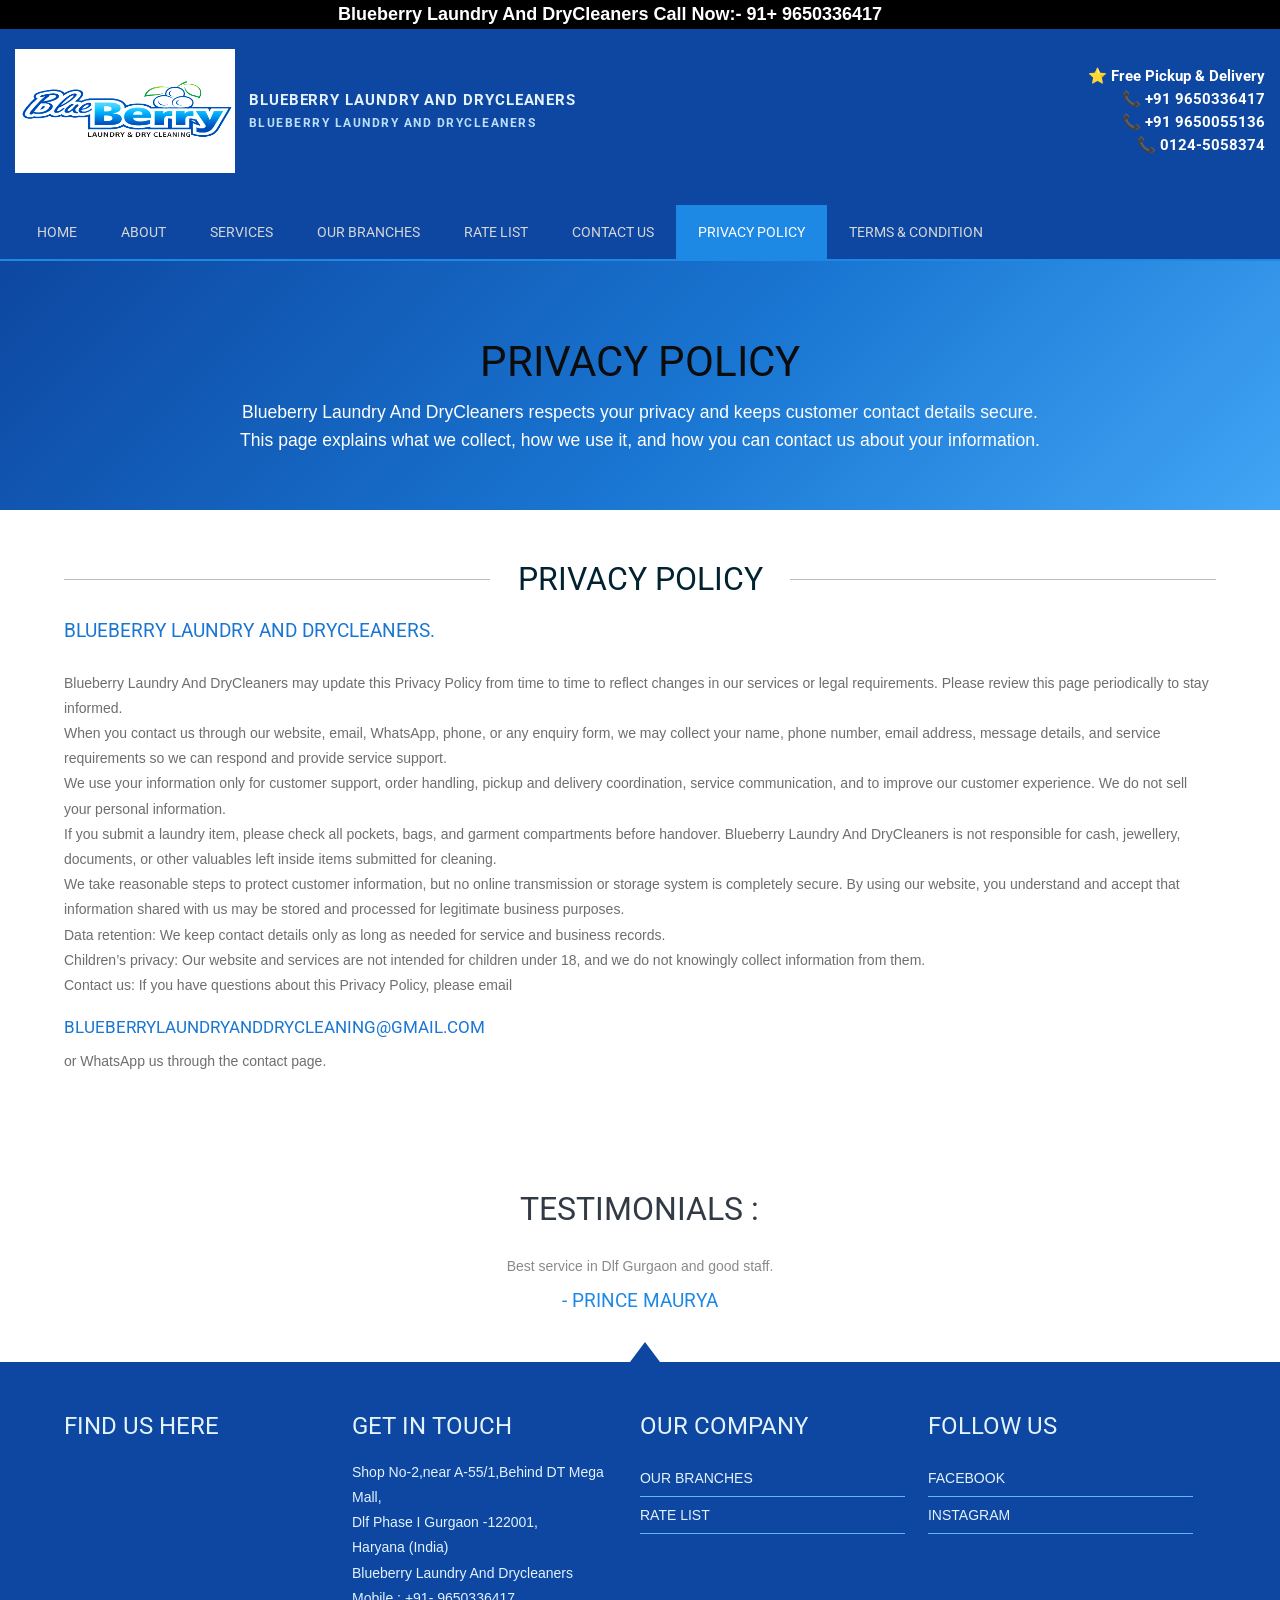
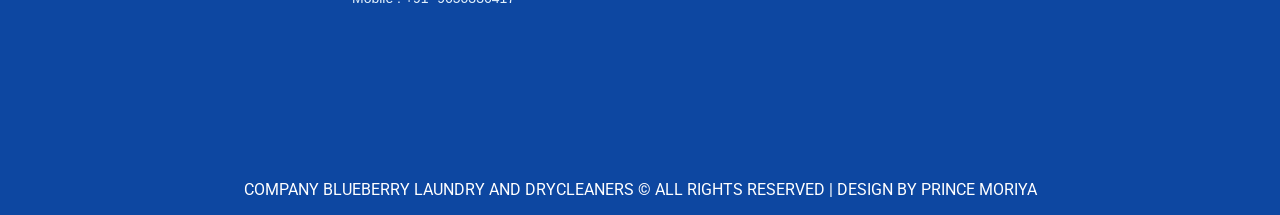
<file: BLUEBERRY LAUNDRY AND DRYCLEANERS/privacy.html>
<!DOCTYPE HTML>
<html>
<head>
<script async src="https://www.googletagmanager.com/gtag/js?id=G-R8ZYBDEDPE"></script>
<script>
  window.dataLayer = window.dataLayer || [];
  function gtag(){dataLayer.push(arguments);}
  gtag('js', new Date());

  gtag('config', 'G-R8ZYBDEDPE');
</script>
<title>Blueberry Drycleaners,blueberry laundry and drycleaners,Dry Cleaners in Gurgaon,Best Dry Cleaner in Gurgaon,Dry Cleaner in Sohna Road,Dry Cleaner in Nirvana</title>
<META NAME="Description" CONTENT="Blueberry  Laundry And DryCleaners is one of the best Dry Cleaners in Gurgaon provides carpet cleaning services, ladies clothes cleaning services, onsite sofa cleaning services, laundering services, chairs cleaning services, curtains cleaning services and shirts cleaning services"/>
<META NAME="Keywords" CONTENT="best Dry cleaners in gurgaon, curtain dry cleaner in gurgaon,wedding dress dry cleaner in sohna road gurgaon,  curtain dry cleaner in nirvana"/>
<meta name="expires" http-equiv="Expires" content="Never">
<meta http-equiv="CACHE-CONTROL" content="PUBLIC">
<meta name="Copyright" content="Blueberry Laundry And DryCleaners">
<meta name="Publisher" content="Blueberry Laundry And DryCleaners">
<meta name="Revisit-After" content="2 days">
<meta name="classification" content="Website information">
<meta name="distribution" content="Global">
<meta name="Robots" content="INDEX, FOLLOW">
<meta name="city" content="Delhi, New Delhi, Gurgaon Ncr">
<meta name="country" content="India">
<meta name="Audience" content="All, Business">
<meta name="YahooSeeker" content="index, follow"/>
<meta name="msnbot" content="index, follow"/>
<meta name="googlebot" content="index, follow"/>
<link rel="icon" href="images/favicon.png" type="image/x-icon" />
<link rel="shortcut icon" href="images/favicon.png" type="image/x-icon" />
<meta http-equiv="Content-Type" content="text/html; charset=utf-8" />
<meta name="viewport" content="width=device-width, initial-scale=1, maximum-scale=1">
<link href="css/style.css" rel="stylesheet" type="text/css"  media="all" />	
<link href='http://fonts.googleapis.com/css?family=Roboto' rel='stylesheet' type='text/css'>
<link href='http://fonts.googleapis.com/css?family=PT+Sans+Narrow' rel='stylesheet' type='text/css'>
<link rel="stylesheet" href="https://cdnjs.cloudflare.com/ajax/libs/font-awesome/4.7.0/css/font-awesome.min.css">
<link rel="stylesheet" href="css/responsiveslides.css">
<script src="js/jquery.min.js"></script>
<meta name="google-site-verification" content="sxl_YYQOZFyb7DzGrnJEaf_5AGxw5UC5a7U1cL-ZGLw" />
<script src="js/responsiveslides.min.js"></script>
<script>
    $(function () {
      // Slideshow 1
      $("#slider1").responsiveSlides({
        maxwidth: 2500,
        speed: 400
      });
    });
</script>

<style>
    /* FIX FOR TOP WHITE STRIPE */
    html, body {
        margin: 0 !important;
        padding: 0 !important;
    }
    .header {
        margin-top: 0 !important;
        padding-top: 0 !important;
    }
    
    /* FIX TO MOVE LOGO TO LEFT MOST AREA */
    .header .wrap {
        max-width: 100% !important; 
        width: 100% !important;
        padding-left: 15px !important; /* Pushes it left but prevents clipping */
        padding-right: 15px !important;
        box-sizing: border-box;
    }
    
    .header-flex-row {
        display: flex;
        align-items: center;
        justify-content: space-between;
        flex-wrap: wrap;
    }

    @keyframes marquee {
        from { transform: translateX(100%); }
        to { transform: translateX(-100%); }
    }

    /* Popup Styles Extracted from Duplicate HTML Tag */
    .popup {
        position: fixed;
        z-index: 1;
        left: 0;
        top: 0;
        width: 100%;
        height: 100%;
        overflow: auto;
        background-color: rgba(0, 0, 0, 0.4);
        display: none;
    }
    .popup-content {
        background-color: white;
        margin: 10% auto;
        padding: 20px;
        border: 1px solid #888888;
        width: 75%;
        font-weight: bolder;
    }
    .popup-content button {
        display: block;
        margin: 0 auto;
    }
    .show {
        display: block;
    }
    .popup-content h1 {
        color: rgb(42, 107, 228);
    }
</style>
</head>
<body>
    <div class="header">
        <div class="container" style="width: 100%; padding: 0;">
            <div class="row" style="margin: 0;">
                <div class="col-md-12" style="padding: 0;">
                    <div class="top-strip">
                        <div class="top-strip-marquee">
                            <span>
                                Blueberry Laundry And DryCleaners Call Now:- 91+ 9650336417
                            </span>
                        </div>
                    </div>
                </div>
            </div>
        </div>
        
        <div class="wrap">
            <div class="header-flex-row">
                <div class="logo-container">
                   <div class="logo">
                        <a href="index.html" class="brand-link">
                            <img src="images/logo new 3.png" title="logo" alt="Blueberry Laundry And DryCleaners logo" />
                            <div class="brand-copy">
                                <span class="brand-kicker">Blueberry Laundry And DryCleaners</span>
                                <div class="brand-marquee" aria-label="Blueberry Laundry And DryCleaners">
                                    <span>Blueberry Laundry And DryCleaners</span>
                                    <span>Blueberry Laundry And DryCleaners</span>
                                </div>
                            </div>
                        </a>
                    </div> 
                </div>

                <div class="header-contact-panel">
                    ⭐ Free Pickup & Delivery<br>
                    📞 +91 9650336417<br>
                    📞 +91 9650055136<br>
                    📞 0124-5058374
                </div>
					<div class="col-md-8">
					<div class="top-nav">
						<ul>
							<li><a href="index.html">Home</a></li>
							<li><a href="about.html">About</a></li>
							<li class="dropdown"><a href="service.html" class="dropbtn">Services</a></li>
							<li><a href="branches.html">Our Branches</a></li>
							<li><a href="ratelist.html">Rate List</a></li>
							<li><a href="contact.html">Contact Us</a></li>
							<li class="active"><a href="privacy.html">Privacy policy</a></li>
							<li><a href="termsAndCondition.html">Terms & condition</a></li>
						</ul>
					</div>
				</div>
			</div>
			<div class="clear"></div>
		</div>
	</div>

	<div class="contact-hero">
		<div class="wrap">
			<h1 style="margin-top: 20px; color: #0c0c0c;">Privacy Policy</h1>
			<p style="font-size: 1.1em; line-height: 1.6em;">Blueberry Laundry And DryCleaners respects your privacy and keeps customer contact details secure. This page explains what we collect, how we use it, and how you can contact us about your information.</p>
		</div>
	</div>

	<div class="content">
		<div class="wrap">
			<div class="about-us">
				<div class="about-header">
					<h3>Privacy policy</h3>
				</div>
				<div class="about-info" style="line-height: 1.8em;">
					<a href="#" style="display:inline-block; margin-bottom: 15px;">BLUEBERRY LAUNDRY AND DRYCLEANERS.</a>
					<div>
						<p>Blueberry Laundry And DryCleaners may update this Privacy Policy from time to time to reflect changes in our services or legal requirements. Please review this page periodically to stay informed.</p>
						<p>When you contact us through our website, email, WhatsApp, phone, or any enquiry form, we may collect your name, phone number, email address, message details, and service requirements so we can respond and provide service support.</p>
						<p>We use your information only for customer support, order handling, pickup and delivery coordination, service communication, and to improve our customer experience. We do not sell your personal information.</p>
						<p>If you submit a laundry item, please check all pockets, bags, and garment compartments before handover. Blueberry Laundry And DryCleaners is not responsible for cash, jewellery, documents, or other valuables left inside items submitted for cleaning.</p>
						<p>We take reasonable steps to protect customer information, but no online transmission or storage system is completely secure. By using our website, you understand and accept that information shared with us may be stored and processed for legitimate business purposes.</p>
						<p><strong>Data retention:</strong> We keep contact details only as long as needed for service and business records.</p>
						<p><strong>Children’s privacy:</strong> Our website and services are not intended for children under 18, and we do not knowingly collect information from them.</p>
						<p><strong>Contact us:</strong> If you have questions about this Privacy Policy, please email <a href="mailto:blueberrylaundryanddrycleaning@gmail.com">blueberrylaundryanddrycleaning@gmail.com</a> or WhatsApp us through the contact page.</p>
					</div>
				</div>
			</div>

			<div class="testmonials">
				<div class="wrap">
					<div class="testmonial-grid">
						<h3>TESTIMONIALS :</h3>
						<p>Best service in Dlf Gurgaon and good staff.</p>
						<a href="#"> - PRINCE MAURYA</a>
					</div>
				</div>
			</div>
		</div>

		<div class="footer-strip"></div>
		<div class="footer">
			<div class="wrap">
				<div class="footer-grids">
					<div class="footer-grid">
						<div class="contact_info">
							<h3>Find Us Here</h3>
							<div class="map">
    <iframe src="https://www.google.com/maps/embed?pb=!1m17!1m12!1m3!1d3507.1787676668782!2d77.088200575495!3d28.47416247575175!2m3!1f0!2f0!3f0!3m2!1i1024!2i768!4f13.1!3m2!1m1!2zMjjCsDI4JzI3LjAiTiA3N8KwMDUnMjYuOCJF!5e0!3m2!1sen!2sin!4v1782631801105!5m2!1sen!2sin"
        width="100%"
        height="250"
        style="border:0; max-width:350px;"
        allowfullscreen=""
        loading="lazy"
        referrerpolicy="strict-origin-when-cross-origin">
    </iframe>
</div>
						</div>
					</div>

					<div class="footer-grid">
					<h3>GET IN TOUCH</h3>
					<p>Shop No-2,near A-55/1,Behind DT Mega Mall,<BR>
                        Dlf Phase I Gurgaon -122001,<BR>
                        Haryana (India)<BR>
                        Blueberry Laundry And Drycleaners<BR>
                        Mobile : +91- 9650336417</p>
				</div>
					<div class="footer-grid">
						<h3>OUR COMPANY</h3>
						<ul>
							<li><a href="branches.html">Our Branches</a></li>
							<li><a href="ratelist.html">Rate List</a></li>
						</ul>
					</div>

					<div class="footer-grid footer-lastgrid">
					<h3>FOLLOW US</h3>
					<ul>
						<li><a href="https://www.facebook.com/profile.php?id=61591405713617">facebook</a></li>
						<li><a href="https://www.instagram.com/blueberry_laundry_drycleaning/">Instagram</a></li>
					</ul>
				</div>
				</div>
				<div class="clear"></div>
			</div>
		</div>

		<div class="copy-right">
			<p>Company Blueberry Laundry And DryCleaners &copy; All rights Reserved | Design by Prince Moriya</p>
		</div>
	</div>
</body>
</html>
</file>
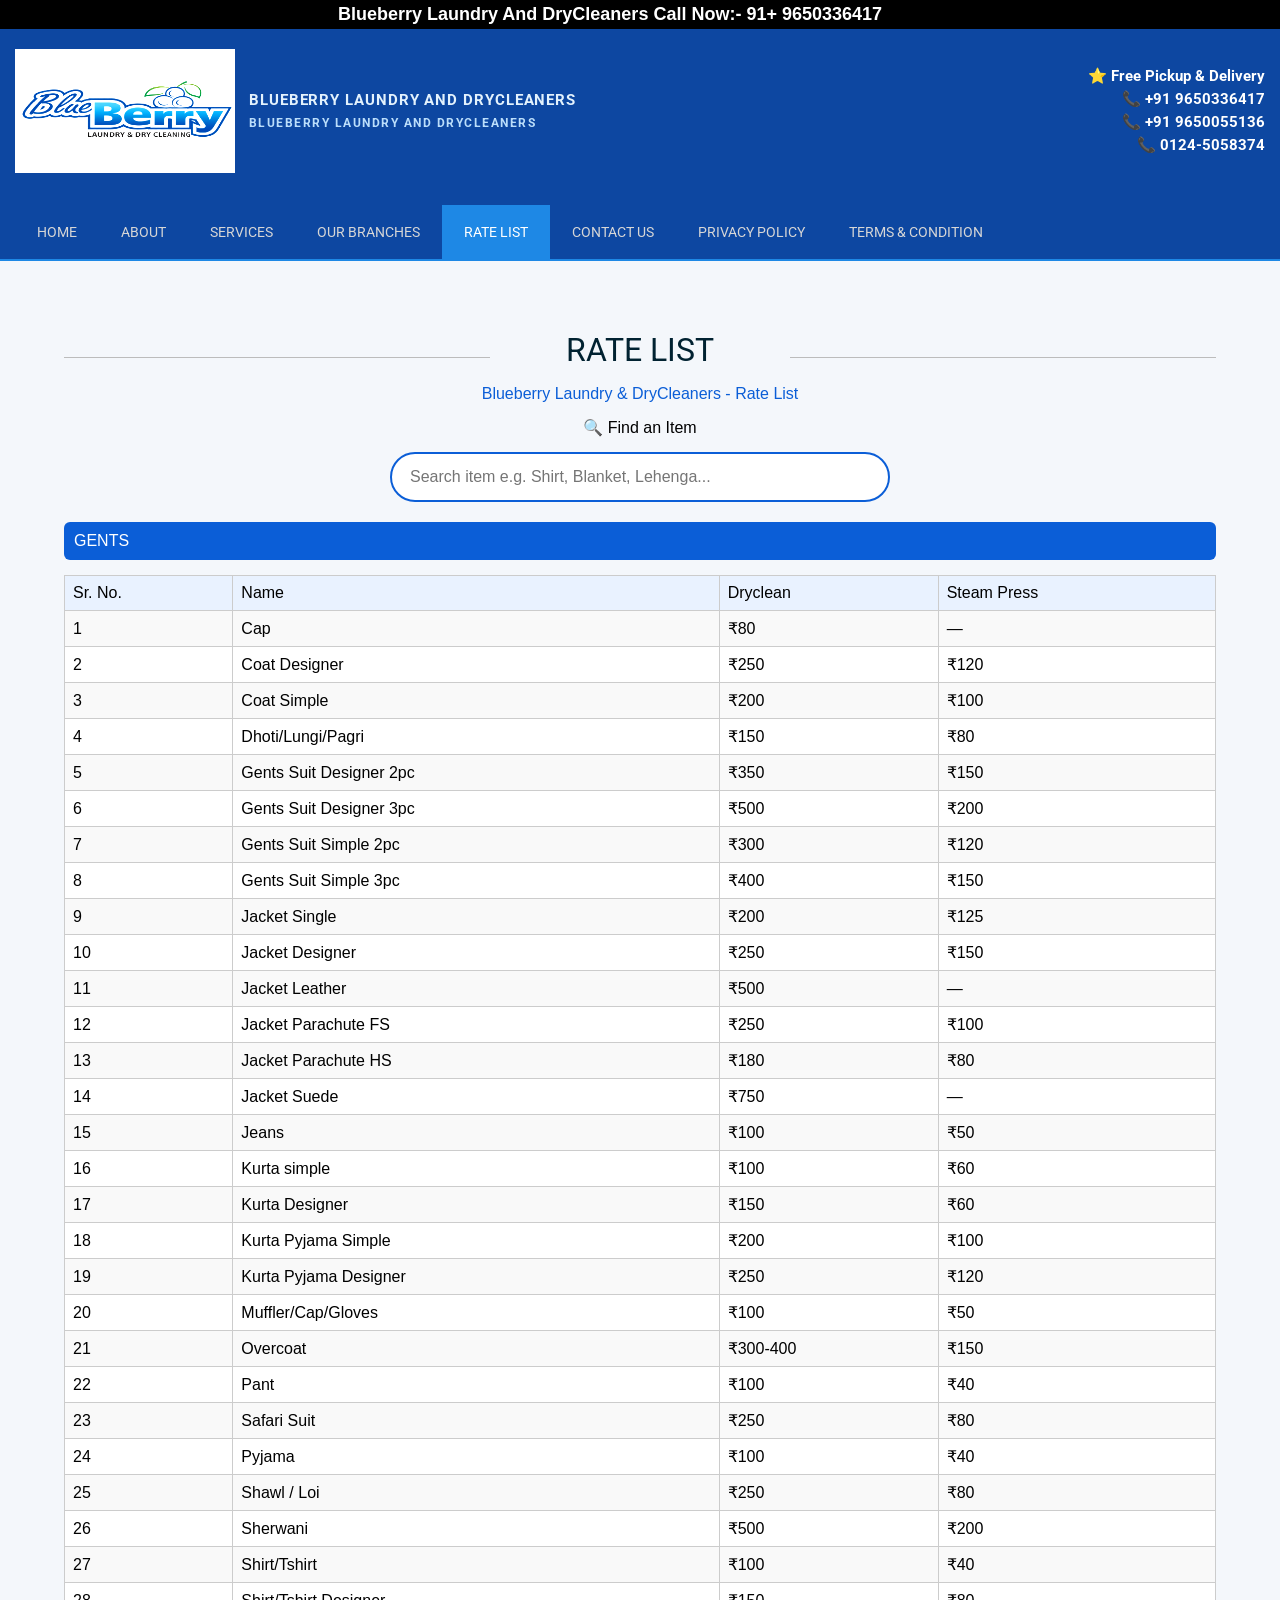
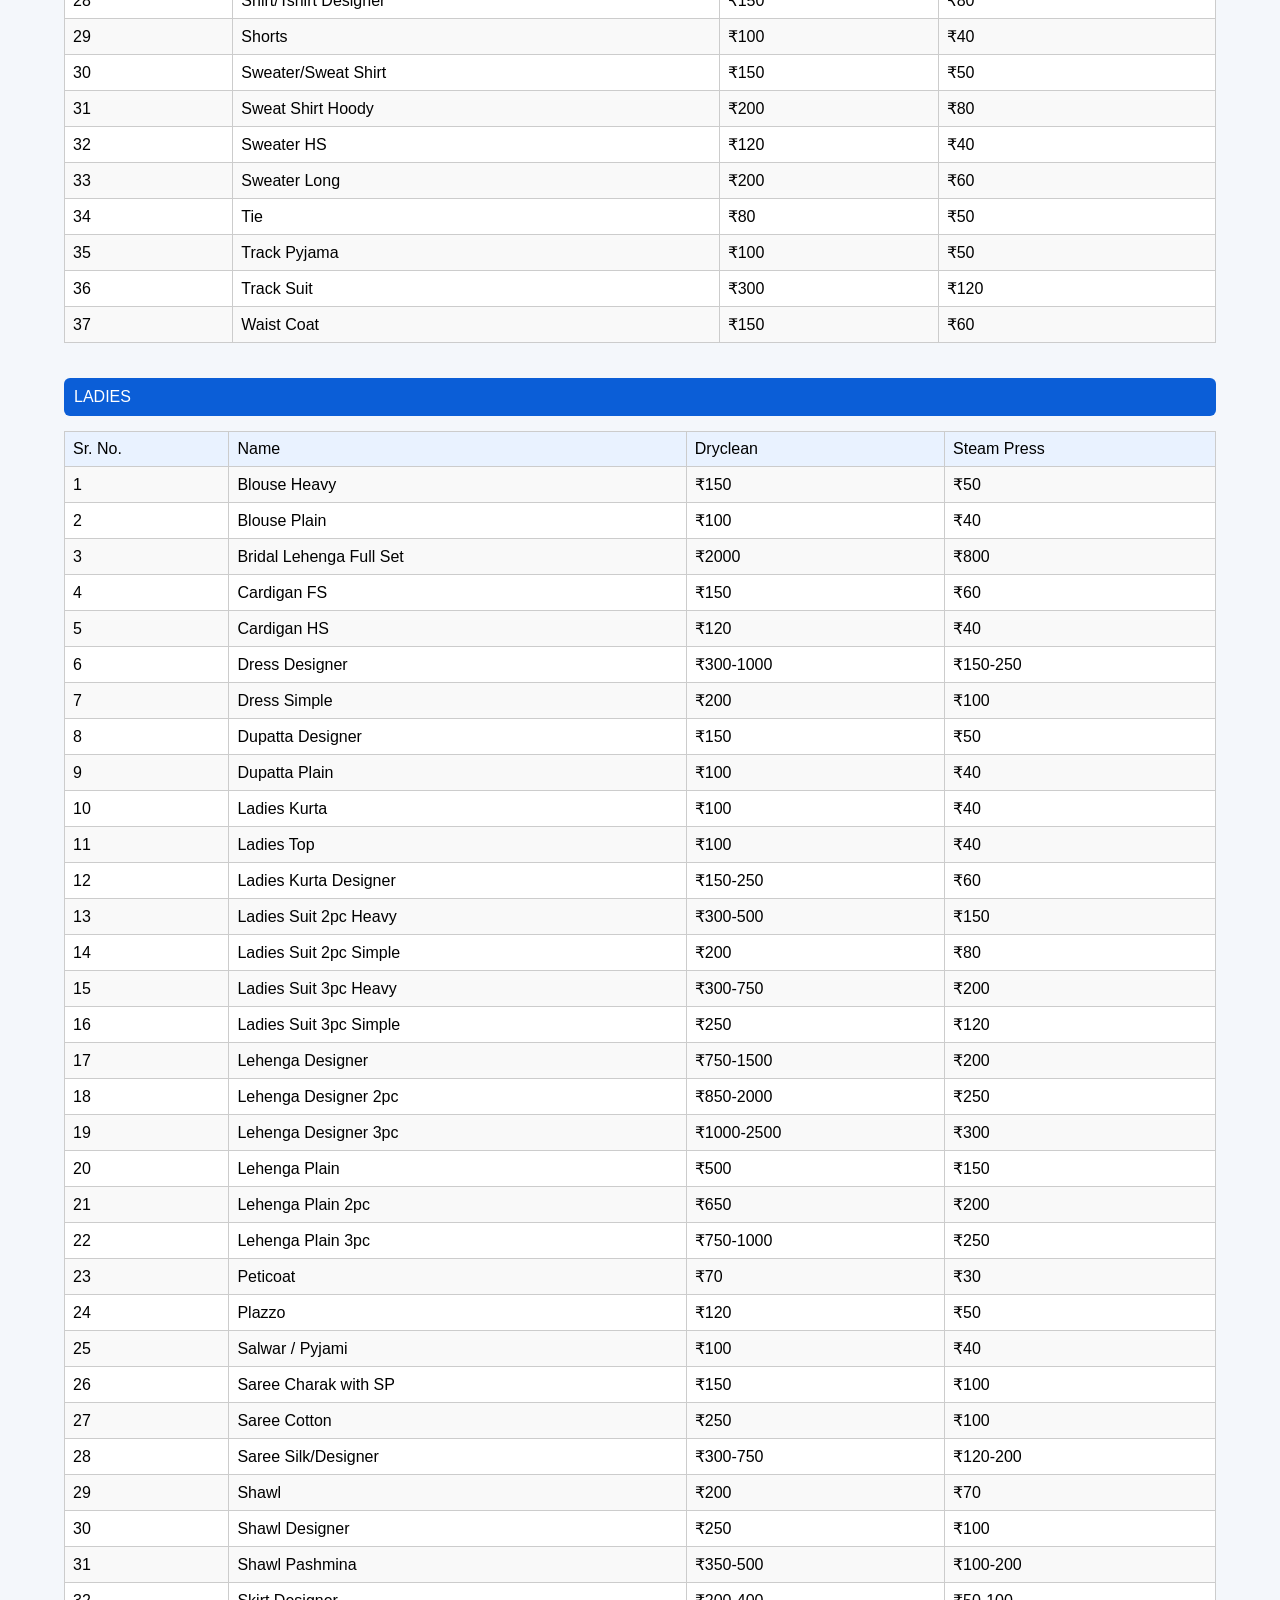
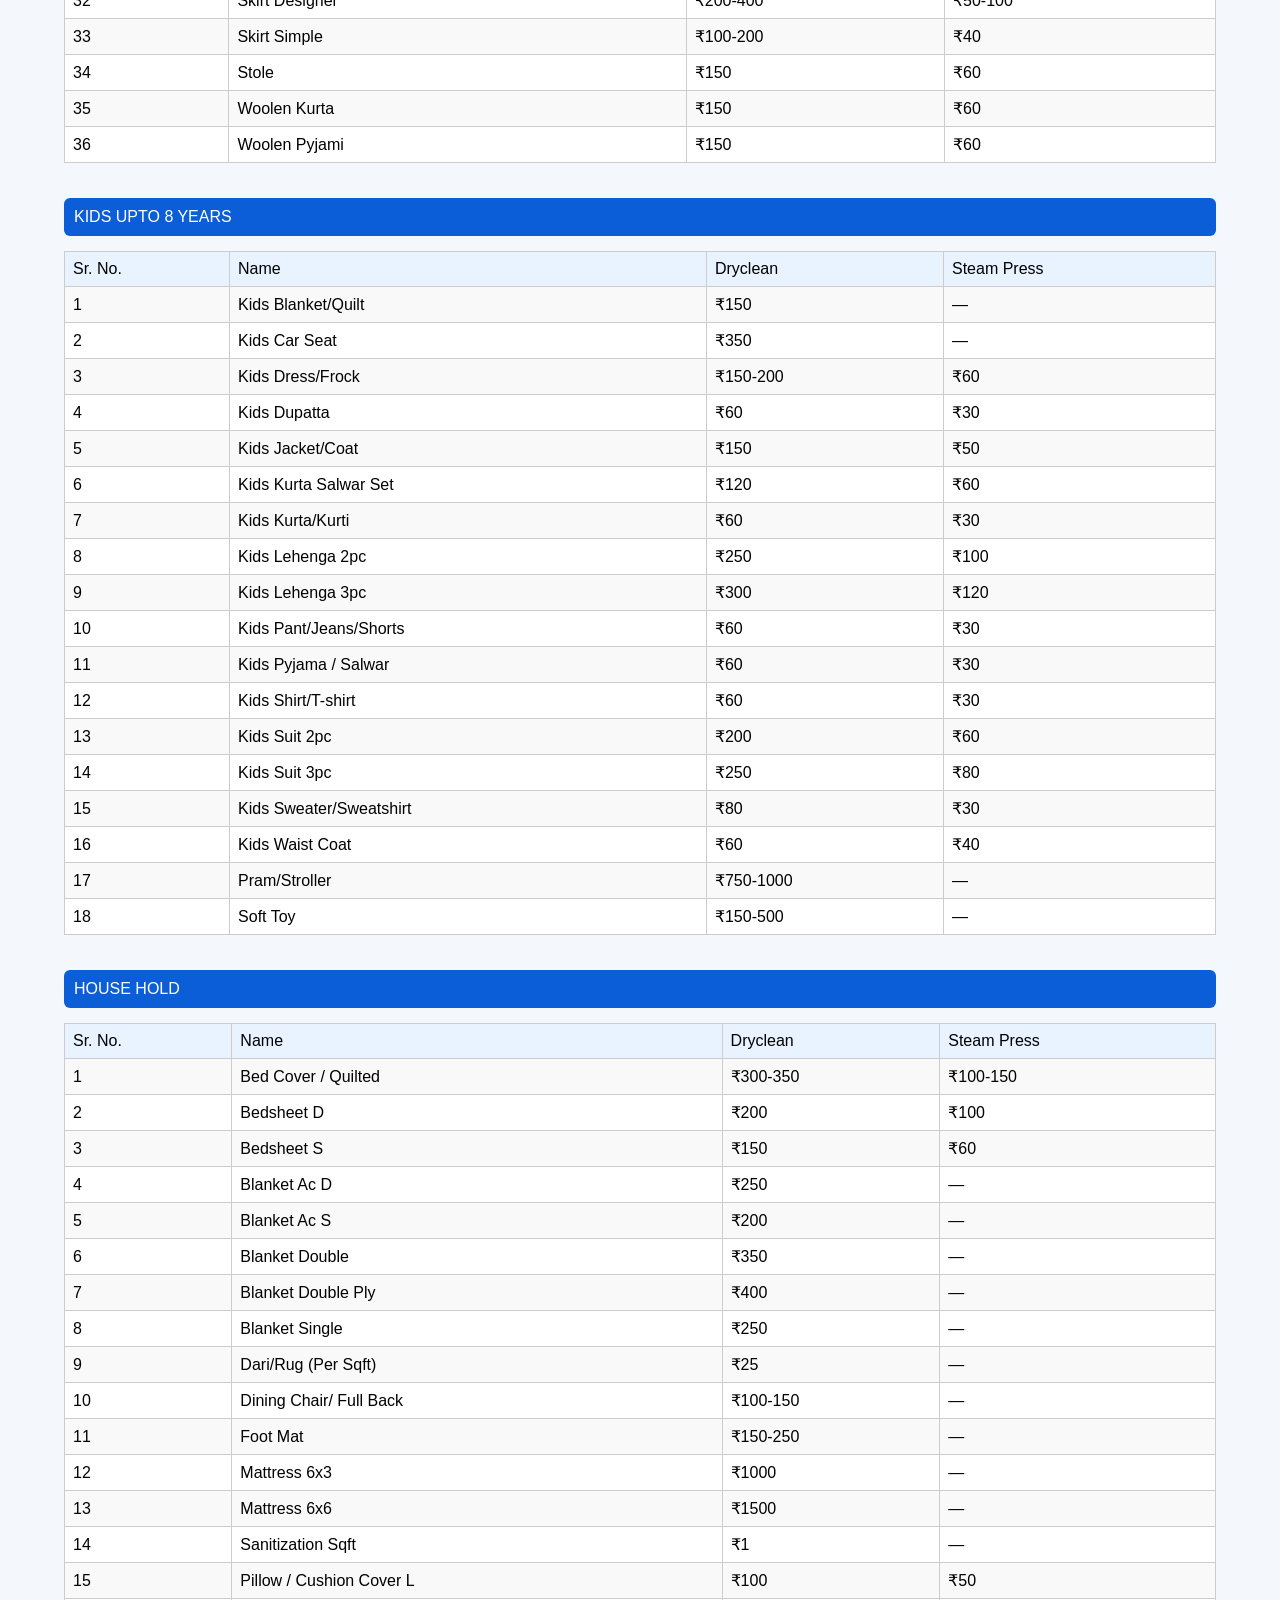
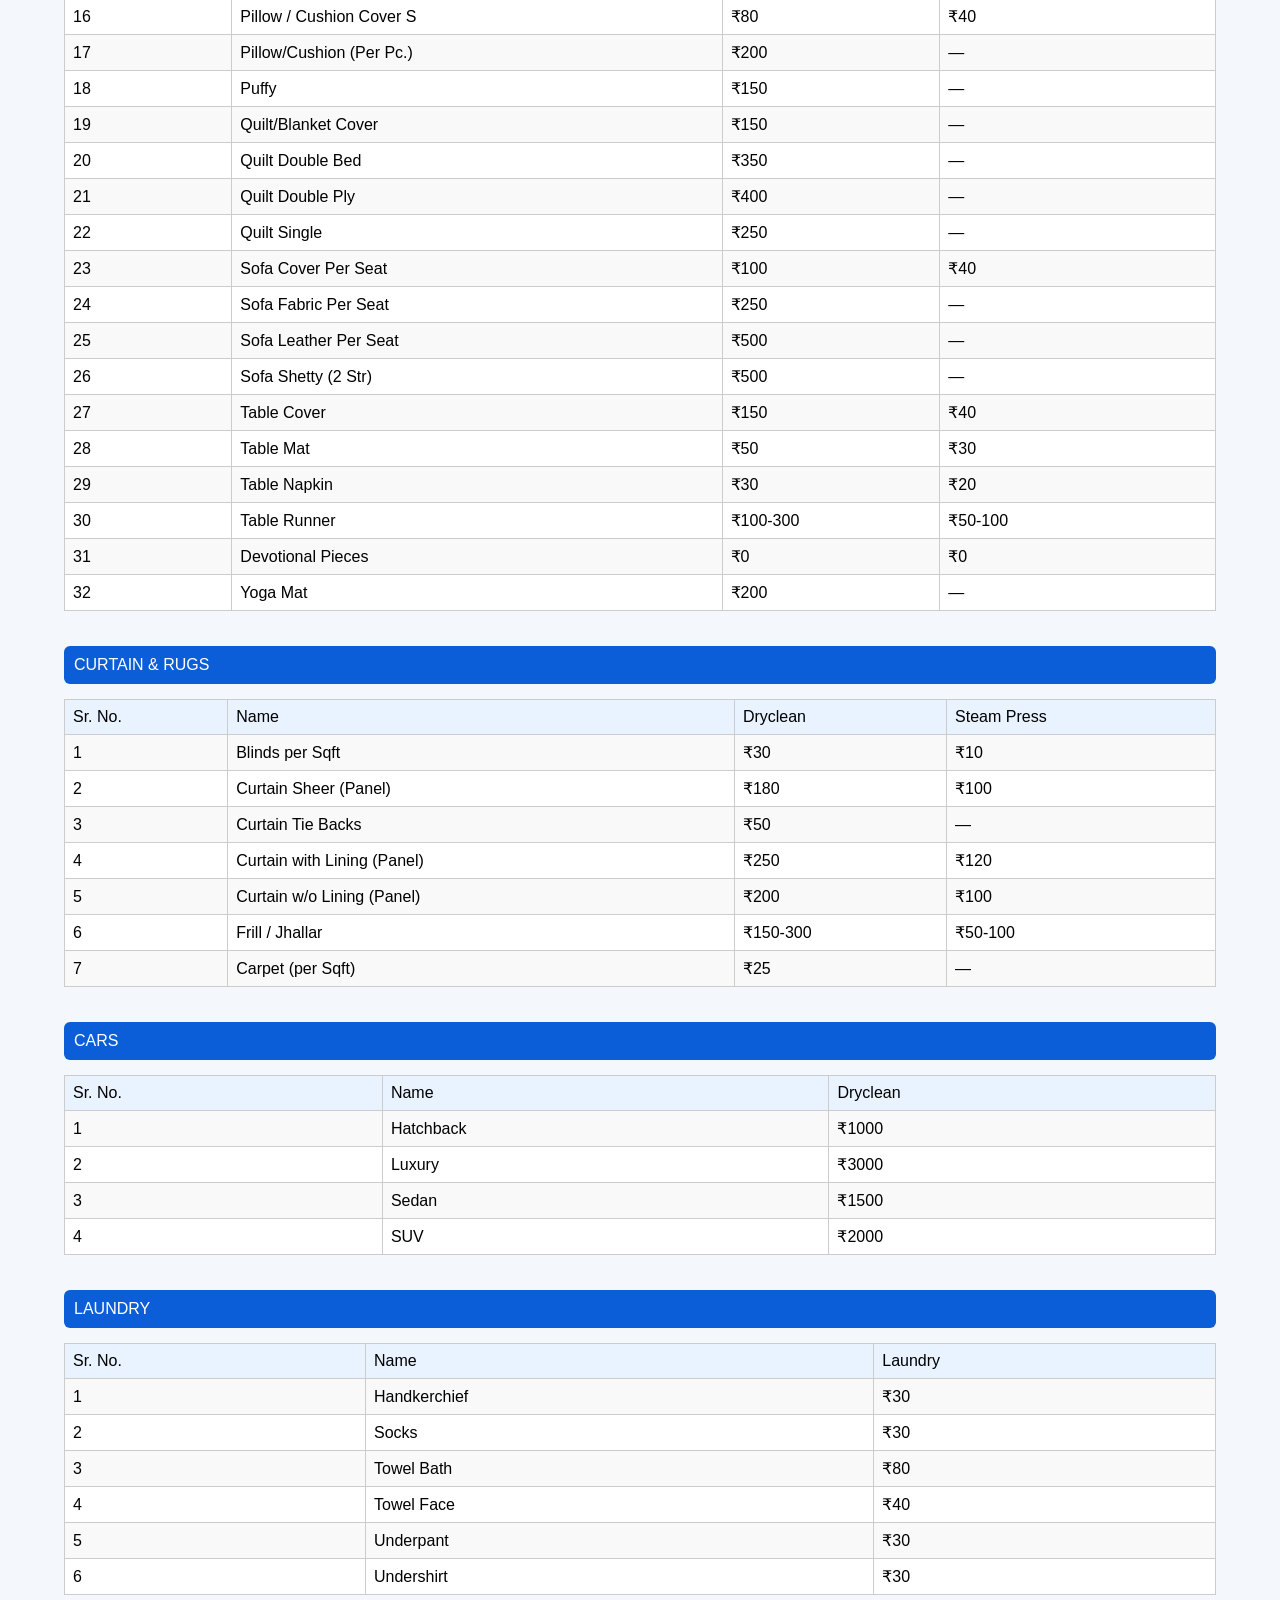
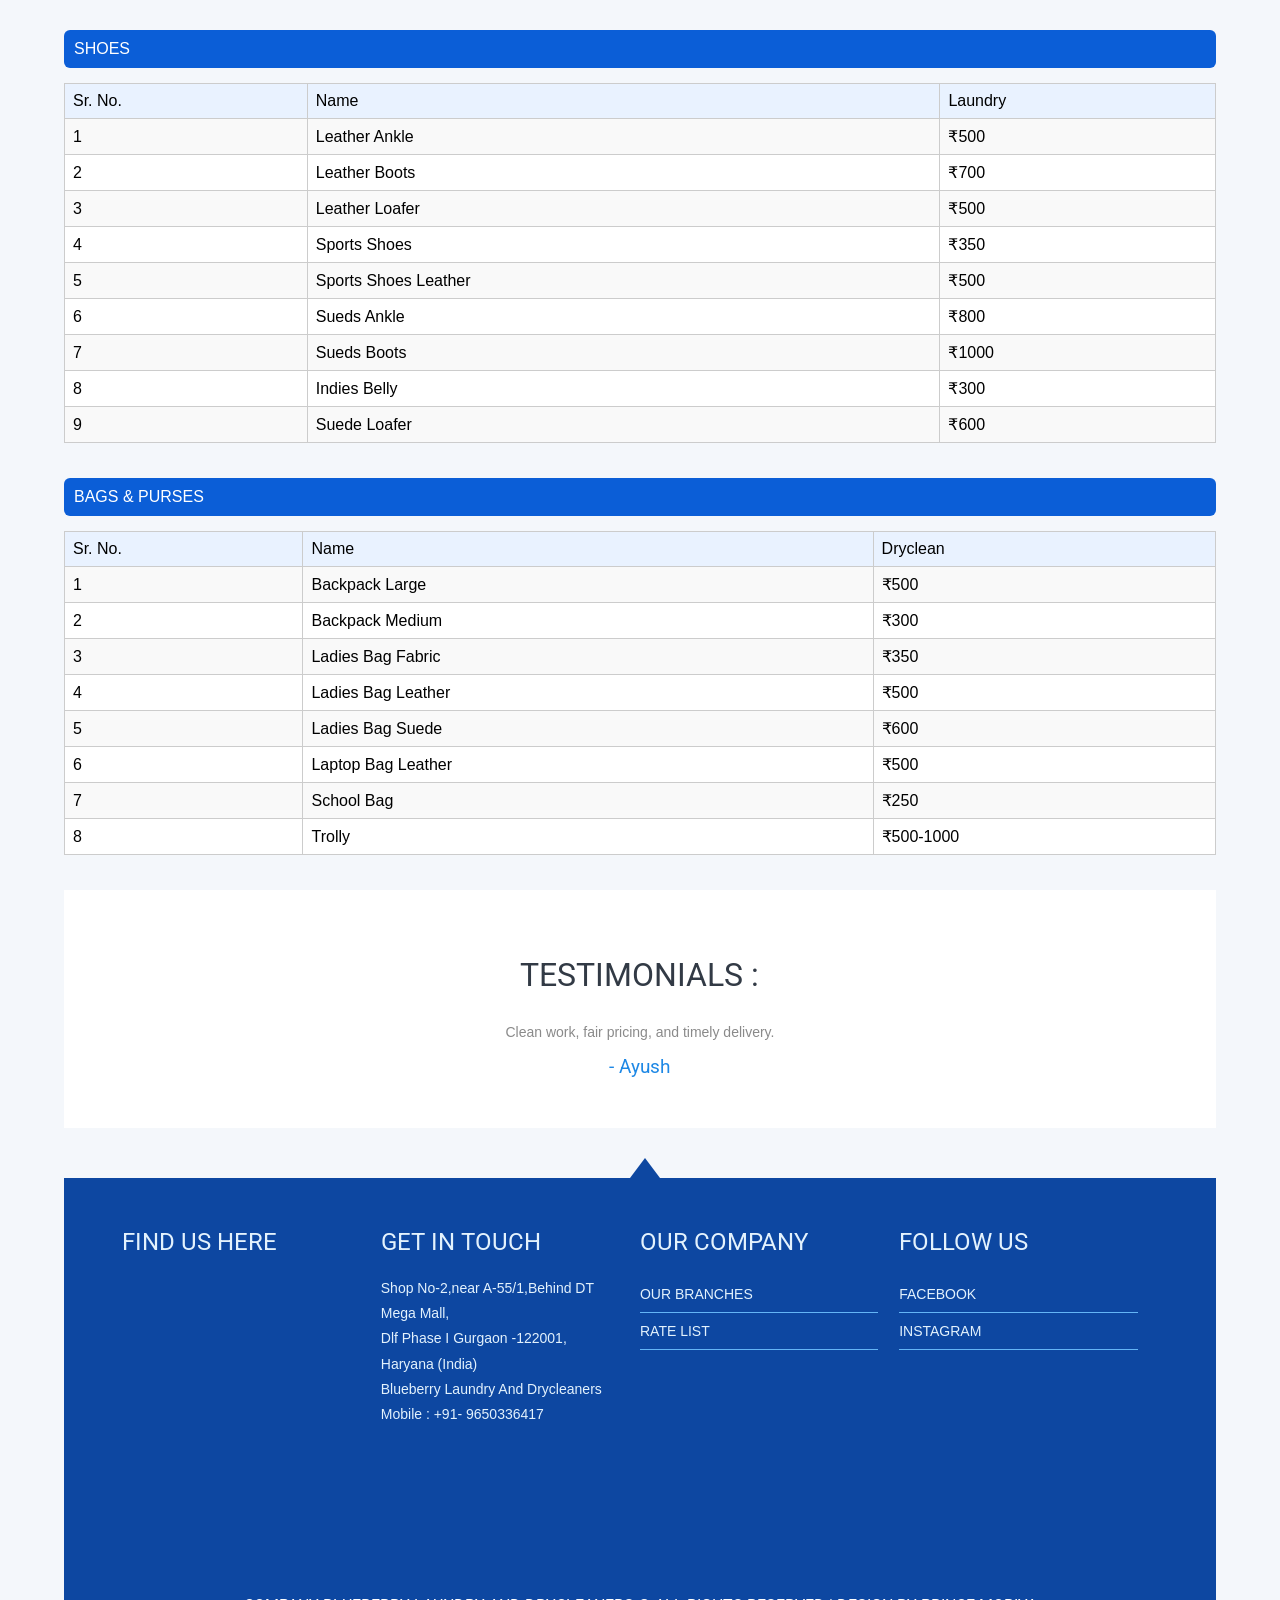
<file: BLUEBERRY LAUNDRY AND DRYCLEANERS/ratelist.html>
<!DOCTYPE HTML>
<html>
<head>
<script async src="https://www.googletagmanager.com/gtag/js?id=G-R8ZYBDEDPE"></script>
<script>
  window.dataLayer = window.dataLayer || [];
  function gtag(){dataLayer.push(arguments);}
  gtag('js', new Date());

  gtag('config', 'G-R8ZYBDEDPE');
</script>
<title>Blueberry Drycleaners,blueberry laundry and drycleaners,Dry Cleaners in Gurgaon,Best Dry Cleaner in Gurgaon,Dry Cleaner in Sohna Road,Dry Cleaner in Nirvana</title>
<META NAME="Description" CONTENT="Blueberry  Laundry And DryCleaners is one of the best Dry Cleaners in Gurgaon provides carpet cleaning services, ladies clothes cleaning services, onsite sofa cleaning services, laundering services, chairs cleaning services, curtains cleaning services and shirts cleaning services"/>
<META NAME="Keywords" CONTENT="best Dry cleaners in gurgaon, curtain dry cleaner in gurgaon,wedding dress dry cleaner in sohna road gurgaon,  curtain dry cleaner in nirvana"/>
<meta name="expires" http-equiv="Expires" content="Never">
<meta http-equiv="CACHE-CONTROL" content="PUBLIC">
<meta name="Copyright" content="Blueberry Laundry And DryCleaners">
<meta name="Publisher" content="Blueberry Laundry And DryCleaners">
<meta name="Revisit-After" content="2 days">
<meta name="classification" content="Website information">
<meta name="distribution" content="Global">
<meta name="Robots" content="INDEX, FOLLOW">
<meta name="city" content="Delhi, New Delhi, Gurgaon Ncr">
<meta name="country" content="India">
<meta name="Audience" content="All, Business">
<meta name="YahooSeeker" content="index, follow"/>
<meta name="msnbot" content="index, follow"/>
<meta name="googlebot" content="index, follow"/>
<link rel="icon" href="images/favicon.png" type="image/x-icon" />
<link rel="shortcut icon" href="images/favicon.png" type="image/x-icon" />
<meta http-equiv="Content-Type" content="text/html; charset=utf-8" />
<meta name="viewport" content="width=device-width, initial-scale=1, maximum-scale=1">
<link href="css/style.css" rel="stylesheet" type="text/css"  media="all" />	
<link href="https://fonts.googleapis.com/css?family=Roboto" rel='stylesheet' type='text/css'>
<link href="https://fonts.googleapis.com/css?family=PT+Sans+Narrow" rel='stylesheet' type='text/css'>
<link rel="stylesheet" href="https://cdnjs.cloudflare.com/ajax/libs/font-awesome/4.7.0/css/font-awesome.min.css">
<link rel="stylesheet" href="css/responsiveslides.css">
<script src="js/jquery.min.js"></script>
<meta name="google-site-verification" content="sxl_YYQOZFyb7DzGrnJEaf_5AGxw5UC5a7U1cL-ZGLw" />
<script src="js/responsiveslides.min.js"></script>
<script>
    $(function () {
      // Slideshow 1
      $("#slider1").responsiveSlides({
        maxwidth: 2500,
        speed: 400
      });
    });
</script>

<style>
    /* FIX FOR TOP WHITE STRIPE */
    html, body {
        margin: 0 !important;
        padding: 0 !important;
    }
    .header {
        margin-top: 0 !important;
        padding-top: 0 !important;
    }
    
    /* FIX TO MOVE LOGO TO LEFT MOST AREA */
    .header .wrap {
        max-width: 100% !important; 
        width: 100% !important;
        padding-left: 15px !important; /* Pushes it left but prevents clipping */
        padding-right: 15px !important;
        box-sizing: border-box;
    }
    
    .header-flex-row {
        display: flex;
        align-items: center;
        justify-content: space-between;
        flex-wrap: wrap;
    }

    @keyframes marquee {
        from { transform: translateX(100%); }
        to { transform: translateX(-100%); }
    }

    /* Popup Styles Extracted from Duplicate HTML Tag */
    .popup {
        position: fixed;
        z-index: 1;
        left: 0;
        top: 0;
        width: 100%;
        height: 100%;
        overflow: auto;
        background-color: rgba(0, 0, 0, 0.4);
        display: none;
    }
    .popup-content {
        background-color: white;
        margin: 10% auto;
        padding: 20px;
        border: 1px solid #888888;
        width: 75%;
        font-weight: bolder;
    }
    .popup-content button {
        display: block;
        margin: 0 auto;
    }
    .show {
        display: block;
    }
    .popup-content h1 {
        color: rgb(42, 107, 228);
    }
</style>
</head>
<body>
    <div class="header">
        <div class="container" style="width: 100%; padding: 0;">
            <div class="row" style="margin: 0;">
                <div class="col-md-12" style="padding: 0;">
                    <div class="top-strip">
                        <div class="top-strip-marquee">
                            <span>
                                Blueberry Laundry And DryCleaners Call Now:- 91+ 9650336417
                            </span>
                        </div>
                    </div>
                </div>
            </div>
        </div>
        
        <div class="wrap">
            <div class="header-flex-row">
                <div class="logo-container">
                   <div class="logo">
                        <a href="index.html" class="brand-link">
                            <img src="images/logo new 3.png" title="logo" alt="Blueberry Laundry And DryCleaners logo" />
                            <div class="brand-copy">
                                <span class="brand-kicker">Blueberry Laundry And DryCleaners</span>
                                <div class="brand-marquee" aria-label="Blueberry Laundry And DryCleaners">
                                    <span>Blueberry Laundry And DryCleaners</span>
                                    <span>Blueberry Laundry And DryCleaners</span>
                                </div>
                            </div>
                        </a>
                    </div> 
                </div>

                <div class="header-contact-panel">
                    ⭐ Free Pickup & Delivery<br>
                    📞 +91 9650336417<br>
                    📞 +91 9650055136<br>
                    📞 0124-5058374
                </div>
					<div class="col-md-8">
					<div class="top-nav">
						<ul>
							<li><a href="index.html">Home</a></li>
							<li><a href="about.html">About</a></li>
							<li class="dropdown">
								<a href="service.html" class="dropbtn">Services</a>
								
							</li>
							<li><a href="branches.html">Our Branches</a></li>
							<li class="active"><a href="ratelist.html">Rate List</a></li>
							<li><a href="contact.html">Contact Us</a></li>
							<li><a href="privacy.html">Privacy policy</a></li>
							<li><a href="termsAndCondition.html">Terms & condition</a></li>
						</ul>
					</div>
				</div>
			</div>
			<div class="clear"></div>
		</div>
	</div>

	<div class="content">
		<div class="wrap">
			<div class="services">
				<div class="services-header">
					<h3 style="margin-top: 20px;">Rate List</h3>
				</div>

				<!DOCTYPE html>
<html lang="en">
<head>
<meta charset="UTF-8">
<meta name="viewport" content="width=device-width,initial-scale=1">
<title>Blueberry Laundry Rate List</title>
<style>
body{font-family:Arial,sans-serif;background:#f4f7fb;margin:0;padding:0}
h1{text-align:center;color:#0b5ed7}
h2{background:#0b5ed7;color:#fff;padding:10px;border-radius:6px}
table{width:100%;border-collapse:collapse;margin:15px 0 35px;background:#fff}
th,td{border:1px solid #ccc;padding:8px;text-align:left}
th{background:#e9f2ff}
tr:nth-child(even){background:#f9f9f9}
@media(max-width:700px){table{font-size:13px}}
</style>
</head>
<body>
<h1>Blueberry Laundry & DryCleaners - Rate List</h1>
<h3 style="text-align:center;margin:15px 0;">🔍 Find an Item</h3>
<div style="max-width:500px;margin:0 auto 20px;position:sticky;top:10px;z-index:99;">
<input type="text" id="rateSearch" placeholder="Search item e.g. Shirt, Blanket, Lehenga..."
style="width:100%;padding:14px 18px;font-size:16px;border:2px solid #0b5ed7;border-radius:30px;box-sizing:border-box;">
<div id="resultCount" style="text-align:center;margin-top:8px;color:#0b5ed7;font-weight:bold;"></div>
</div>


<h2>GENTS</h2>
<table>
<tr><th>Sr. No.</th><th>Name</th><th>Dryclean</th><th>Steam Press</th></tr>
<tr><td>1</td><td>Cap</td><td>₹80</td><td>—</td></tr>
<tr><td>2</td><td>Coat Designer</td><td>₹250</td><td>₹120</td></tr>
<tr><td>3</td><td>Coat Simple</td><td>₹200</td><td>₹100</td></tr>
<tr><td>4</td><td>Dhoti/Lungi/Pagri</td><td>₹150</td><td>₹80</td></tr>
<tr><td>5</td><td>Gents Suit Designer 2pc</td><td>₹350</td><td>₹150</td></tr>
<tr><td>6</td><td>Gents Suit Designer 3pc</td><td>₹500</td><td>₹200</td></tr>
<tr><td>7</td><td>Gents Suit Simple 2pc</td><td>₹300</td><td>₹120</td></tr>
<tr><td>8</td><td>Gents Suit Simple 3pc</td><td>₹400</td><td>₹150</td></tr>
<tr><td>9</td><td>Jacket Single</td><td>₹200</td><td>₹125</td></tr>
<tr><td>10</td><td>Jacket Designer</td><td>₹250</td><td>₹150</td></tr>
<tr><td>11</td><td>Jacket Leather</td><td>₹500</td><td>—</td></tr>
<tr><td>12</td><td>Jacket Parachute FS</td><td>₹250</td><td>₹100</td></tr>
<tr><td>13</td><td>Jacket Parachute HS</td><td>₹180</td><td>₹80</td></tr>
<tr><td>14</td><td>Jacket Suede</td><td>₹750</td><td>—</td></tr>
<tr><td>15</td><td>Jeans</td><td>₹100</td><td>₹50</td></tr>
<tr><td>16</td><td>Kurta simple</td><td>₹100</td><td>₹60</td></tr>
<tr><td>17</td><td>Kurta Designer</td><td>₹150</td><td>₹60</td></tr>
<tr><td>18</td><td>Kurta Pyjama Simple</td><td>₹200</td><td>₹100</td></tr>
<tr><td>19</td><td>Kurta Pyjama Designer</td><td>₹250</td><td>₹120</td></tr>
<tr><td>20</td><td>Muffler/Cap/Gloves</td><td>₹100</td><td>₹50</td></tr>
<tr><td>21</td><td>Overcoat</td><td>₹300-400</td><td>₹150</td></tr>
<tr><td>22</td><td>Pant</td><td>₹100</td><td>₹40</td></tr>
<tr><td>23</td><td>Safari Suit</td><td>₹250</td><td>₹80</td></tr>
<tr><td>24</td><td>Pyjama</td><td>₹100</td><td>₹40</td></tr>
<tr><td>25</td><td>Shawl / Loi</td><td>₹250</td><td>₹80</td></tr>
<tr><td>26</td><td>Sherwani</td><td>₹500</td><td>₹200</td></tr>
<tr><td>27</td><td>Shirt/Tshirt</td><td>₹100</td><td>₹40</td></tr>
<tr><td>28</td><td>Shirt/Tshirt Designer</td><td>₹150</td><td>₹80</td></tr>
<tr><td>29</td><td>Shorts</td><td>₹100</td><td>₹40</td></tr>
<tr><td>30</td><td>Sweater/Sweat Shirt</td><td>₹150</td><td>₹50</td></tr>
<tr><td>31</td><td>Sweat Shirt Hoody</td><td>₹200</td><td>₹80</td></tr>
<tr><td>32</td><td>Sweater HS</td><td>₹120</td><td>₹40</td></tr>
<tr><td>33</td><td>Sweater Long</td><td>₹200</td><td>₹60</td></tr>
<tr><td>34</td><td>Tie</td><td>₹80</td><td>₹50</td></tr>
<tr><td>35</td><td>Track Pyjama</td><td>₹100</td><td>₹50</td></tr>
<tr><td>36</td><td>Track Suit</td><td>₹300</td><td>₹120</td></tr>
<tr><td>37</td><td>Waist Coat</td><td>₹150</td><td>₹60</td></tr>
</table>

<h2>LADIES</h2>
<table>
<tr><th>Sr. No.</th><th>Name</th><th>Dryclean</th><th>Steam Press</th></tr>
<tr><td>1</td><td>Blouse Heavy</td><td>₹150</td><td>₹50</td></tr>
<tr><td>2</td><td>Blouse Plain</td><td>₹100</td><td>₹40</td></tr>
<tr><td>3</td><td>Bridal Lehenga Full Set</td><td>₹2000</td><td>₹800</td></tr>
<tr><td>4</td><td>Cardigan FS</td><td>₹150</td><td>₹60</td></tr>
<tr><td>5</td><td>Cardigan HS</td><td>₹120</td><td>₹40</td></tr>
<tr><td>6</td><td>Dress Designer</td><td>₹300-1000</td><td>₹150-250</td></tr>
<tr><td>7</td><td>Dress Simple</td><td>₹200</td><td>₹100</td></tr>
<tr><td>8</td><td>Dupatta Designer</td><td>₹150</td><td>₹50</td></tr>
<tr><td>9</td><td>Dupatta Plain</td><td>₹100</td><td>₹40</td></tr>
<tr><td>10</td><td>Ladies Kurta</td><td>₹100</td><td>₹40</td></tr>
<tr><td>11</td><td>Ladies Top</td><td>₹100</td><td>₹40</td></tr>
<tr><td>12</td><td>Ladies Kurta Designer</td><td>₹150-250</td><td>₹60</td></tr>
<tr><td>13</td><td>Ladies Suit 2pc Heavy</td><td>₹300-500</td><td>₹150</td></tr>
<tr><td>14</td><td>Ladies Suit 2pc Simple</td><td>₹200</td><td>₹80</td></tr>
<tr><td>15</td><td>Ladies Suit 3pc Heavy</td><td>₹300-750</td><td>₹200</td></tr>
<tr><td>16</td><td>Ladies Suit 3pc Simple</td><td>₹250</td><td>₹120</td></tr>
<tr><td>17</td><td>Lehenga Designer</td><td>₹750-1500</td><td>₹200</td></tr>
<tr><td>18</td><td>Lehenga Designer 2pc</td><td>₹850-2000</td><td>₹250</td></tr>
<tr><td>19</td><td>Lehenga Designer 3pc</td><td>₹1000-2500</td><td>₹300</td></tr>
<tr><td>20</td><td>Lehenga Plain</td><td>₹500</td><td>₹150</td></tr>
<tr><td>21</td><td>Lehenga Plain 2pc</td><td>₹650</td><td>₹200</td></tr>
<tr><td>22</td><td>Lehenga Plain 3pc</td><td>₹750-1000</td><td>₹250</td></tr>
<tr><td>23</td><td>Peticoat</td><td>₹70</td><td>₹30</td></tr>
<tr><td>24</td><td>Plazzo</td><td>₹120</td><td>₹50</td></tr>
<tr><td>25</td><td>Salwar / Pyjami</td><td>₹100</td><td>₹40</td></tr>
<tr><td>26</td><td>Saree Charak with SP</td><td>₹150</td><td>₹100</td></tr>
<tr><td>27</td><td>Saree Cotton</td><td>₹250</td><td>₹100</td></tr>
<tr><td>28</td><td>Saree Silk/Designer</td><td>₹300-750</td><td>₹120-200</td></tr>
<tr><td>29</td><td>Shawl</td><td>₹200</td><td>₹70</td></tr>
<tr><td>30</td><td>Shawl Designer</td><td>₹250</td><td>₹100</td></tr>
<tr><td>31</td><td>Shawl Pashmina</td><td>₹350-500</td><td>₹100-200</td></tr>
<tr><td>32</td><td>Skirt Designer</td><td>₹200-400</td><td>₹50-100</td></tr>
<tr><td>33</td><td>Skirt Simple</td><td>₹100-200</td><td>₹40</td></tr>
<tr><td>34</td><td>Stole</td><td>₹150</td><td>₹60</td></tr>
<tr><td>35</td><td>Woolen Kurta</td><td>₹150</td><td>₹60</td></tr>
<tr><td>36</td><td>Woolen Pyjami</td><td>₹150</td><td>₹60</td></tr>
</table>

<h2>KIDS UPTO 8 YEARS</h2>
<table>
<tr><th>Sr. No.</th><th>Name</th><th>Dryclean</th><th>Steam Press</th></tr>
<tr><td>1</td><td>Kids Blanket/Quilt</td><td>₹150</td><td>—</td></tr>
<tr><td>2</td><td>Kids Car Seat</td><td>₹350</td><td>—</td></tr>
<tr><td>3</td><td>Kids Dress/Frock</td><td>₹150-200</td><td>₹60</td></tr>
<tr><td>4</td><td>Kids Dupatta</td><td>₹60</td><td>₹30</td></tr>
<tr><td>5</td><td>Kids Jacket/Coat</td><td>₹150</td><td>₹50</td></tr>
<tr><td>6</td><td>Kids Kurta Salwar Set</td><td>₹120</td><td>₹60</td></tr>
<tr><td>7</td><td>Kids Kurta/Kurti</td><td>₹60</td><td>₹30</td></tr>
<tr><td>8</td><td>Kids Lehenga 2pc</td><td>₹250</td><td>₹100</td></tr>
<tr><td>9</td><td>Kids Lehenga 3pc</td><td>₹300</td><td>₹120</td></tr>
<tr><td>10</td><td>Kids Pant/Jeans/Shorts</td><td>₹60</td><td>₹30</td></tr>
<tr><td>11</td><td>Kids Pyjama / Salwar</td><td>₹60</td><td>₹30</td></tr>
<tr><td>12</td><td>Kids Shirt/T-shirt</td><td>₹60</td><td>₹30</td></tr>
<tr><td>13</td><td>Kids Suit 2pc</td><td>₹200</td><td>₹60</td></tr>
<tr><td>14</td><td>Kids Suit 3pc</td><td>₹250</td><td>₹80</td></tr>
<tr><td>15</td><td>Kids Sweater/Sweatshirt</td><td>₹80</td><td>₹30</td></tr>
<tr><td>16</td><td>Kids Waist Coat</td><td>₹60</td><td>₹40</td></tr>
<tr><td>17</td><td>Pram/Stroller</td><td>₹750-1000</td><td>—</td></tr>
<tr><td>18</td><td>Soft Toy</td><td>₹150-500</td><td>—</td></tr>
</table>

<h2>HOUSE HOLD</h2>
<table>
<tr><th>Sr. No.</th><th>Name</th><th>Dryclean</th><th>Steam Press</th></tr>
<tr><td>1</td><td>Bed Cover / Quilted</td><td>₹300-350</td><td>₹100-150</td></tr>
<tr><td>2</td><td>Bedsheet D</td><td>₹200</td><td>₹100</td></tr>
<tr><td>3</td><td>Bedsheet S</td><td>₹150</td><td>₹60</td></tr>
<tr><td>4</td><td>Blanket Ac D</td><td>₹250</td><td>—</td></tr>
<tr><td>5</td><td>Blanket Ac S</td><td>₹200</td><td>—</td></tr>
<tr><td>6</td><td>Blanket Double</td><td>₹350</td><td>—</td></tr>
<tr><td>7</td><td>Blanket Double Ply</td><td>₹400</td><td>—</td></tr>
<tr><td>8</td><td>Blanket Single</td><td>₹250</td><td>—</td></tr>
<tr><td>9</td><td>Dari/Rug (Per Sqft)</td><td>₹25</td><td>—</td></tr>
<tr><td>10</td><td>Dining Chair/ Full Back</td><td>₹100-150</td><td>—</td></tr>
<tr><td>11</td><td>Foot Mat</td><td>₹150-250</td><td>—</td></tr>
<tr><td>12</td><td>Mattress 6x3</td><td>₹1000</td><td>—</td></tr>
<tr><td>13</td><td>Mattress 6x6</td><td>₹1500</td><td>—</td></tr>
<tr><td>14</td><td>Sanitization Sqft</td><td>₹1</td><td>—</td></tr>
<tr><td>15</td><td>Pillow / Cushion Cover L</td><td>₹100</td><td>₹50</td></tr>
<tr><td>16</td><td>Pillow / Cushion Cover S</td><td>₹80</td><td>₹40</td></tr>
<tr><td>17</td><td>Pillow/Cushion (Per Pc.)</td><td>₹200</td><td>—</td></tr>
<tr><td>18</td><td>Puffy</td><td>₹150</td><td>—</td></tr>
<tr><td>19</td><td>Quilt/Blanket Cover</td><td>₹150</td><td>—</td></tr>
<tr><td>20</td><td>Quilt Double Bed</td><td>₹350</td><td>—</td></tr>
<tr><td>21</td><td>Quilt Double Ply</td><td>₹400</td><td>—</td></tr>
<tr><td>22</td><td>Quilt Single</td><td>₹250</td><td>—</td></tr>
<tr><td>23</td><td>Sofa Cover Per Seat</td><td>₹100</td><td>₹40</td></tr>
<tr><td>24</td><td>Sofa Fabric Per Seat</td><td>₹250</td><td>—</td></tr>
<tr><td>25</td><td>Sofa Leather Per Seat</td><td>₹500</td><td>—</td></tr>
<tr><td>26</td><td>Sofa Shetty (2 Str)</td><td>₹500</td><td>—</td></tr>
<tr><td>27</td><td>Table Cover</td><td>₹150</td><td>₹40</td></tr>
<tr><td>28</td><td>Table Mat</td><td>₹50</td><td>₹30</td></tr>
<tr><td>29</td><td>Table Napkin</td><td>₹30</td><td>₹20</td></tr>
<tr><td>30</td><td>Table Runner</td><td>₹100-300</td><td>₹50-100</td></tr>
<tr><td>31</td><td>Devotional Pieces</td><td>₹0</td><td>₹0</td></tr>
<tr><td>32</td><td>Yoga Mat</td><td>₹200</td><td>—</td></tr>
</table>

<h2>CURTAIN & RUGS</h2>
<table>
<tr><th>Sr. No.</th><th>Name</th><th>Dryclean</th><th>Steam Press</th></tr>
<tr><td>1</td><td>Blinds per Sqft</td><td>₹30</td><td>₹10</td></tr>
<tr><td>2</td><td>Curtain Sheer (Panel)</td><td>₹180</td><td>₹100</td></tr>
<tr><td>3</td><td>Curtain Tie Backs</td><td>₹50</td><td>—</td></tr>
<tr><td>4</td><td>Curtain with Lining (Panel)</td><td>₹250</td><td>₹120</td></tr>
<tr><td>5</td><td>Curtain w/o Lining (Panel)</td><td>₹200</td><td>₹100</td></tr>
<tr><td>6</td><td>Frill / Jhallar</td><td>₹150-300</td><td>₹50-100</td></tr>
<tr><td>7</td><td>Carpet (per Sqft)</td><td>₹25</td><td>—</td></tr>
</table>

<h2>CARS</h2>
<table>
<tr><th>Sr. No.</th><th>Name</th><th>Dryclean</th></tr>
<tr><td>1</td><td>Hatchback</td><td>₹1000</td></tr>
<tr><td>2</td><td>Luxury</td><td>₹3000</td></tr>
<tr><td>3</td><td>Sedan</td><td>₹1500</td></tr>
<tr><td>4</td><td>SUV</td><td>₹2000</td></tr>
</table>

<h2>LAUNDRY</h2>
<table>
<tr><th>Sr. No.</th><th>Name</th><th>Laundry</th></tr>
<tr><td>1</td><td>Handkerchief</td><td>₹30</td></tr>
<tr><td>2</td><td>Socks</td><td>₹30</td></tr>
<tr><td>3</td><td>Towel Bath</td><td>₹80</td></tr>
<tr><td>4</td><td>Towel Face</td><td>₹40</td></tr>
<tr><td>5</td><td>Underpant</td><td>₹30</td></tr>
<tr><td>6</td><td>Undershirt</td><td>₹30</td></tr>
</table>

<h2>SHOES</h2>
<table>
<tr><th>Sr. No.</th><th>Name</th><th>Laundry</th></tr>
<tr><td>1</td><td>Leather Ankle</td><td>₹500</td></tr>
<tr><td>2</td><td>Leather Boots</td><td>₹700</td></tr>
<tr><td>3</td><td>Leather Loafer</td><td>₹500</td></tr>
<tr><td>4</td><td>Sports Shoes</td><td>₹350</td></tr>
<tr><td>5</td><td>Sports Shoes Leather</td><td>₹500</td></tr>
<tr><td>6</td><td>Sueds Ankle</td><td>₹800</td></tr>
<tr><td>7</td><td>Sueds Boots</td><td>₹1000</td></tr>
<tr><td>8</td><td>Indies Belly</td><td>₹300</td></tr>
<tr><td>9</td><td>Suede Loafer</td><td>₹600</td></tr>
</table>

<h2>BAGS & PURSES</h2>
<table>
<tr><th>Sr. No.</th><th>Name</th><th>Dryclean</th></tr>
<tr><td>1</td><td>Backpack Large</td><td>₹500</td></tr>
<tr><td>2</td><td>Backpack Medium</td><td>₹300</td></tr>
<tr><td>3</td><td>Ladies Bag Fabric</td><td>₹350</td></tr>
<tr><td>4</td><td>Ladies Bag Leather</td><td>₹500</td></tr>
<tr><td>5</td><td>Ladies Bag Suede</td><td>₹600</td></tr>
<tr><td>6</td><td>Laptop Bag Leather</td><td>₹500</td></tr>
<tr><td>7</td><td>School Bag</td><td>₹250</td></tr>
<tr><td>8</td><td>Trolly</td><td>₹500-1000</td></tr>
</table>


<script>
document.addEventListener("DOMContentLoaded",function(){
 const input=document.getElementById("rateSearch");
 if(!input) return;
 const rows=document.querySelectorAll("table tr");
 const counter=document.getElementById("resultCount");
 function filter(){
   let q=input.value.toLowerCase().trim();
   let found=0;
   rows.forEach((r,i)=>{
      if(i===0 && r.parentElement.querySelector("th")) return;
      let txt=r.innerText.toLowerCase();
      if(q===""||txt.indexOf(q)>-1){
         r.style.display="";
         if(q!=="") found++;
      }else{
         r.style.display="none";
      }
   });
   if(q===""){counter.textContent="";}
   else if(found){counter.textContent=found+" item(s) found";}
   else{counter.textContent="No items found";}
 }
 input.addEventListener("keyup",filter);
});
</script>

</body>
</html>

		<div class="testmonials">
			<div class="wrap">
				<div class="testmonial-grid">
					<h3>TESTIMONIALS :</h3>
					<p>Clean work, fair pricing, and timely delivery.</p>
					<a href="#"> - Ayush</a>
				</div>
			</div>
		</div>
	</div>

	<div class="footer-strip"></div>
	<div class="footer">
		<div class="wrap">
			<div class="footer-grids">
				<div class="footer-grid">
					<div class="contact_info">
						<h3>Find Us Here</h3>
						<div class="map">
    <iframe src="https://www.google.com/maps/embed?pb=!1m17!1m12!1m3!1d3507.1787676668782!2d77.088200575495!3d28.47416247575175!2m3!1f0!2f0!3f0!3m2!1i1024!2i768!4f13.1!3m2!1m1!2zMjjCsDI4JzI3LjAiTiA3N8KwMDUnMjYuOCJF!5e0!3m2!1sen!2sin!4v1782631801105!5m2!1sen!2sin"
        width="100%"
        height="250"
        style="border:0; max-width:350px;"
        allowfullscreen=""
        loading="lazy"
        referrerpolicy="strict-origin-when-cross-origin">
    </iframe>
</div>
					</div>
				</div>
				<div class="footer-grid">
					<h3>GET IN TOUCH</h3>
					<p>Shop No-2,near A-55/1,Behind DT Mega Mall,<BR>
                        Dlf Phase I Gurgaon -122001,<BR>
                        Haryana (India)<BR>
                        Blueberry Laundry And Drycleaners<BR>
                        Mobile : +91- 9650336417</p>
				</div>
				<div class="footer-grid">
					<h3>OUR COMPANY</h3>
					<ul>
						<li><a href="branches.html">Our Branches</a></li>
						<li><a href="ratelist.html">Rate List</a></li>
					</ul>
				</div>
				<div class="footer-grid footer-lastgrid">
					<h3>FOLLOW US</h3>
					<ul>
					<li><a href="https://www.facebook.com/profile.php?id=61591405713617">facebook</a></li>
						<li><a href="https://www.instagram.com/blueberry_laundry_drycleaning/">Instagram</a></li>
					</ul>
				</div>
			</div>
			<div class="clear"></div>
		</div>
	</div>
	<div class="copy-right">
		<p>Company Blueberry Laundry And DryCleaners &copy; All rights Reserved | Design by Prince Moriya</p>
	</div>
</body>
</html>
</file>
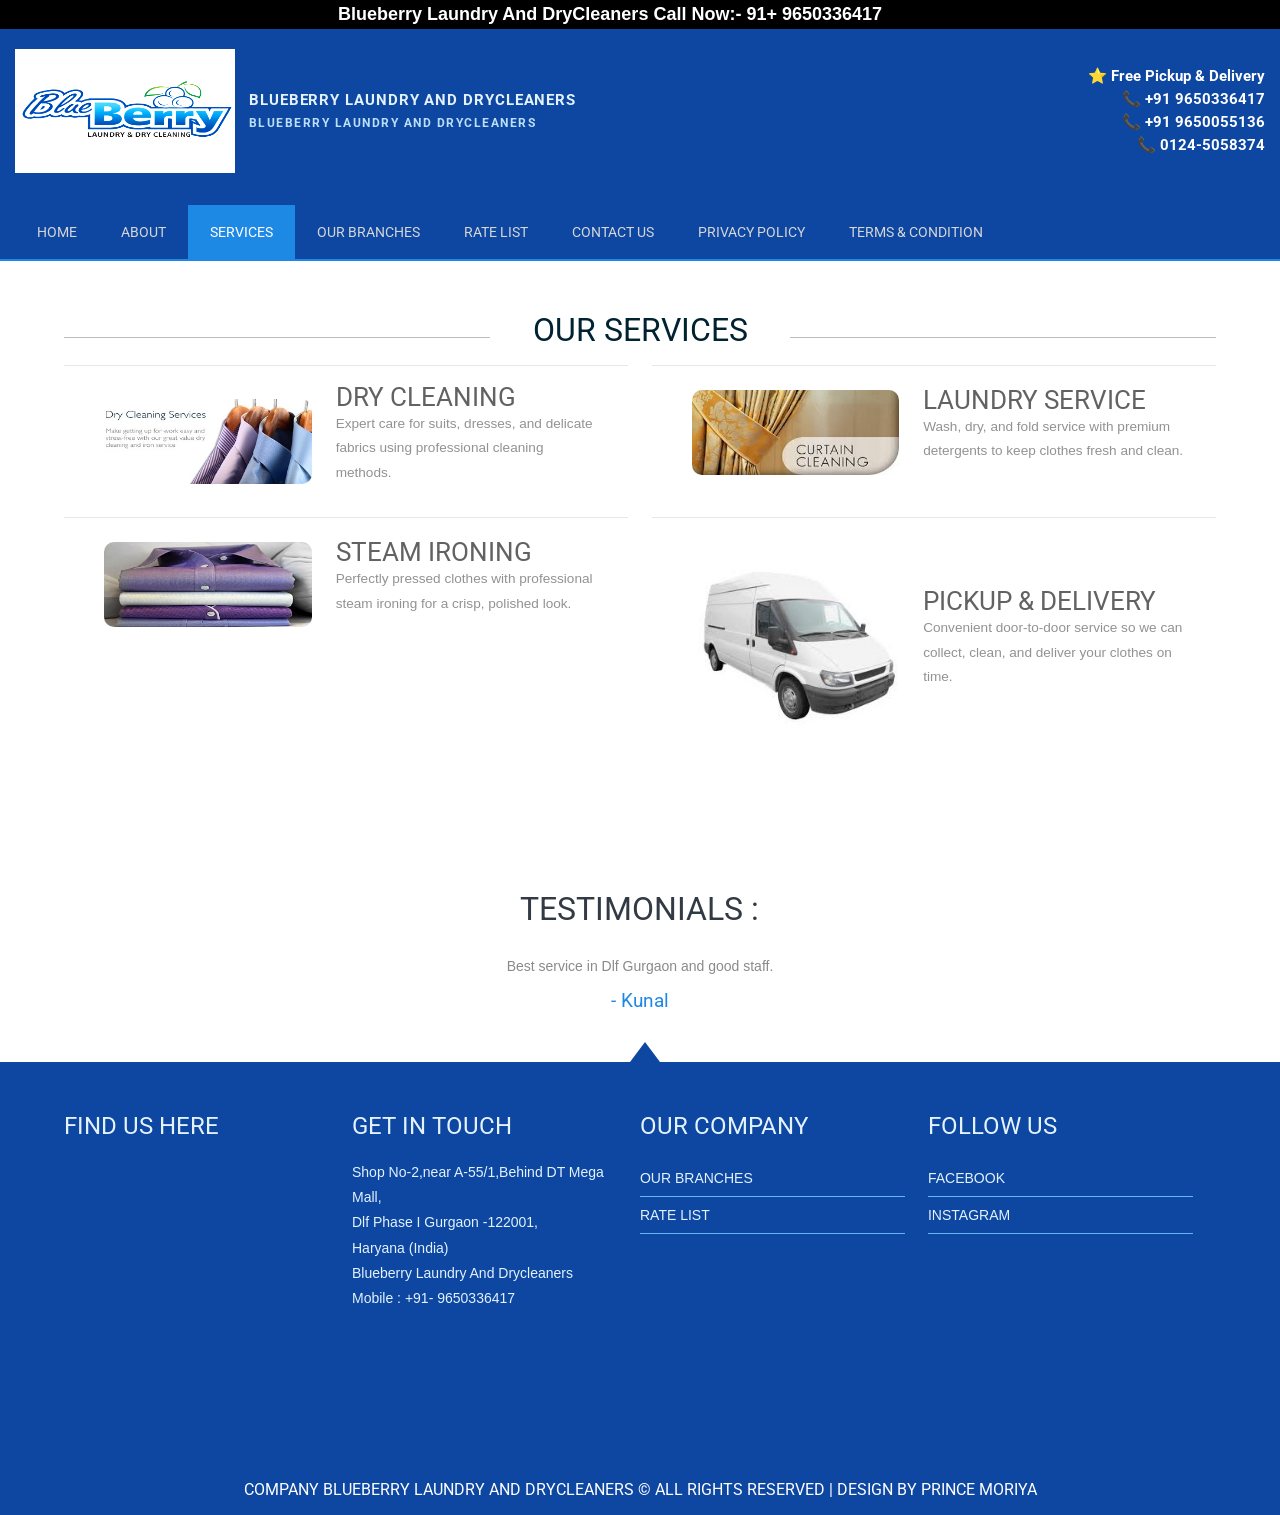
<file: BLUEBERRY LAUNDRY AND DRYCLEANERS/service.html>
<!DOCTYPE HTML>
<html>
<head>
<script async src="https://www.googletagmanager.com/gtag/js?id=G-R8ZYBDEDPE"></script>
<script>
  window.dataLayer = window.dataLayer || [];
  function gtag(){dataLayer.push(arguments);}
  gtag('js', new Date());

  gtag('config', 'G-R8ZYBDEDPE');
</script>
<title>Blueberry Drycleaners,blueberry laundry and drycleaners,Dry Cleaners in Gurgaon,Best Dry Cleaner in Gurgaon,Dry Cleaner in Sohna Road,Dry Cleaner in Nirvana</title>
<META NAME="Description" CONTENT="Blueberry  Laundry And DryCleaners is one of the best Dry Cleaners in Gurgaon provides carpet cleaning services, ladies clothes cleaning services, onsite sofa cleaning services, laundering services, chairs cleaning services, curtains cleaning services and shirts cleaning services"/>
<META NAME="Keywords" CONTENT="best Dry cleaners in gurgaon, curtain dry cleaner in gurgaon,wedding dress dry cleaner in sohna road gurgaon,  curtain dry cleaner in nirvana"/>
<meta name="expires" http-equiv="Expires" content="Never">
<meta http-equiv="CACHE-CONTROL" content="PUBLIC">
<meta name="Copyright" content="Blueberry Laundry And DryCleaners">
<meta name="Publisher" content="Blueberry Laundry And DryCleaners">
<meta name="Revisit-After" content="2 days">
<meta name="classification" content="Website information">
<meta name="distribution" content="Global">
<meta name="Robots" content="INDEX, FOLLOW">
<meta name="city" content="Delhi, New Delhi, Gurgaon Ncr">
<meta name="country" content="India">
<meta name="Audience" content="All, Business">
<meta name="YahooSeeker" content="index, follow"/>
<meta name="msnbot" content="index, follow"/>
<meta name="googlebot" content="index, follow"/>
<link rel="icon" href="images/favicon.png" type="image/x-icon" />
<link rel="shortcut icon" href="images/favicon.png" type="image/x-icon" />
<meta http-equiv="Content-Type" content="text/html; charset=utf-8" />
<meta name="viewport" content="width=device-width, initial-scale=1, maximum-scale=1">
<link href="css/style.css" rel="stylesheet" type="text/css"  media="all" />	
<link href='http://fonts.googleapis.com/css?family=Roboto' rel='stylesheet' type='text/css'>
<link href='http://fonts.googleapis.com/css?family=PT+Sans+Narrow' rel='stylesheet' type='text/css'>
<link rel="stylesheet" href="https://cdnjs.cloudflare.com/ajax/libs/font-awesome/4.7.0/css/font-awesome.min.css">
<link rel="stylesheet" href="css/responsiveslides.css">
<script src="js/jquery.min.js"></script>
<meta name="google-site-verification" content="sxl_YYQOZFyb7DzGrnJEaf_5AGxw5UC5a7U1cL-ZGLw" />
<script src="js/responsiveslides.min.js"></script>
<script>
    $(function () {
      // Slideshow 1
      $("#slider1").responsiveSlides({
        maxwidth: 2500,
        speed: 400
      });
    });
</script>

<style>
    /* FIX FOR TOP WHITE STRIPE */
    html, body {
        margin: 0 !important;
        padding: 0 !important;
    }
    .header {
        margin-top: 0 !important;
        padding-top: 0 !important;
    }
    
    /* FIX TO MOVE LOGO TO LEFT MOST AREA */
    .header .wrap {
        max-width: 100% !important; 
        width: 100% !important;
        padding-left: 15px !important; /* Pushes it left but prevents clipping */
        padding-right: 15px !important;
        box-sizing: border-box;
    }
    
    .header-flex-row {
        display: flex;
        align-items: center;
        justify-content: space-between;
        flex-wrap: wrap;
    }

    @keyframes marquee {
        from { transform: translateX(100%); }
        to { transform: translateX(-100%); }
    }

    /* Popup Styles Extracted from Duplicate HTML Tag */
    .popup {
        position: fixed;
        z-index: 1;
        left: 0;
        top: 0;
        width: 100%;
        height: 100%;
        overflow: auto;
        background-color: rgba(0, 0, 0, 0.4);
        display: none;
    }
    .popup-content {
        background-color: white;
        margin: 10% auto;
        padding: 20px;
        border: 1px solid #888888;
        width: 75%;
        font-weight: bolder;
    }
    .popup-content button {
        display: block;
        margin: 0 auto;
    }
    .show {
        display: block;
    }
    .popup-content h1 {
        color: rgb(42, 107, 228);
    }
</style>
</head>
<body>
    <div class="header">
        <div class="container" style="width: 100%; padding: 0;">
            <div class="row" style="margin: 0;">
                <div class="col-md-12" style="padding: 0;">
                    <div class="top-strip">
                        <div class="top-strip-marquee">
                            <span>
                                Blueberry Laundry And DryCleaners Call Now:- 91+ 9650336417
                            </span>
                        </div>
                    </div>
                </div>
            </div>
        </div>
        
        <div class="wrap">
            <div class="header-flex-row">
                <div class="logo-container">
                   <div class="logo">
                        <a href="index.html" class="brand-link">
                            <img src="images/logo new 3.png" title="logo" alt="Blueberry Laundry And DryCleaners logo" />
                            <div class="brand-copy">
                                <span class="brand-kicker">Blueberry Laundry And DryCleaners</span>
                                <div class="brand-marquee" aria-label="Blueberry Laundry And DryCleaners">
                                    <span>Blueberry Laundry And DryCleaners</span>
                                    <span>Blueberry Laundry And DryCleaners</span>
                                </div>
                            </div>
                        </a>
                    </div> 
                </div>

                <div class="header-contact-panel">
                    ⭐ Free Pickup & Delivery<br>
                    📞 +91 9650336417<br>
                    📞 +91 9650055136<br>
                    📞 0124-5058374
                </div>
				<div class="col-md-8">
					<div class="top-nav">
						<ul>
							<li><a href="index.html">Home</a></li>
							<li><a href="about.html">About</a></li>
							<li class="active dropdown">
								<a href="service.html" class="dropbtn">Services</a>
								
							</li>
							<li><a href="branches.html">Our Branches</a></li>
							<li><a href="ratelist.html">Rate List</a></li>
							<li><a href="contact.html">Contact Us</a></li>
							<li><a href="privacy.html">Privacy policy</a></li>
							<li><a href="termsAndCondition.html">Terms & condition</a></li>
						</ul>
					</div>
				</div>
			</div>
			<div class="clear"></div>
		</div>
	</div>

	<div class="content">
		<div class="wrap">
			<div class="services">
				<div class="services-header">
					<h3>Our Services</h3>
				</div>
					<div class="section group">
						<div class="services-grid-row">
							<div class="section group grid2">
								<div class="col images_1_of_2">
									<img src="images/11.jpg" alt="Dry Cleaning">
								</div>
								<div class="col list_2_of_1">
									<h3>Dry Cleaning</h3>
									<p>Expert care for suits, dresses, and delicate fabrics using professional cleaning methods.</p>
								</div>
							</div>
							<div class="section group grid2">
								<div class="col images_1_of_2">
									<img src="images/13.jpg" alt="Laundry Service">
								</div>
								<div class="col list_2_of_1">
									<h3>Laundry Service</h3>
									<p>Wash, dry, and fold service with premium detergents to keep clothes fresh and clean.</p>
								</div>
							</div>
						</div>
						<div class="services-grid-row">
							<div class="section group grid2">
								<div class="col images_1_of_2">
									<img src="images/14.jpg" alt="Steam Ironing">
								</div>
								<div class="col list_2_of_1">
									<h3>Steam Ironing</h3>
									<p>Perfectly pressed clothes with professional steam ironing for a crisp, polished look.</p>
								</div>
							</div>
							<div class="section group grid2">
								<div class="col images_1_of_2">
									<img src="images/9.jpg" alt="Pickup and Delivery">
								</div>
								<div class="col list_2_of_1">
									<h3>Pickup & Delivery</h3>
									<p>Convenient door-to-door service so we can collect, clean, and deliver your clothes on time.</p>
								</div>
							</div>
						</div>
					</div>
		</div>

		<div class="testmonials">
			<div class="wrap">
				<div class="testmonial-grid">
					<h3>TESTIMONIALS :</h3>
					<p>Best service in Dlf Gurgaon and good staff.</p>
					<a href="#"> - Kunal</a>
				</div>
			</div>
		</div>
	</div>

	<div class="footer-strip"></div>
	<div class="footer">
		<div class="wrap">
			<div class="footer-grids">
				<div class="footer-grid">
					<div class="contact_info">
						<h3>Find Us Here</h3>
						<div class="map">
    <iframe src="https://www.google.com/maps/embed?pb=!1m17!1m12!1m3!1d3507.1787676668782!2d77.088200575495!3d28.47416247575175!2m3!1f0!2f0!3f0!3m2!1i1024!2i768!4f13.1!3m2!1m1!2zMjjCsDI4JzI3LjAiTiA3N8KwMDUnMjYuOCJF!5e0!3m2!1sen!2sin!4v1782631801105!5m2!1sen!2sin"
        width="100%"
        height="250"
        style="border:0; max-width:350px;"
        allowfullscreen=""
        loading="lazy"
        referrerpolicy="strict-origin-when-cross-origin">
    </iframe>
</div>
					</div>
				</div>
				<div class="footer-grid">
					<h3>GET IN TOUCH</h3>
					<p>Shop No-2,near A-55/1,Behind DT Mega Mall,<BR>
                        Dlf Phase I Gurgaon -122001,<BR>
                        Haryana (India)<BR>
                        Blueberry Laundry And Drycleaners<BR>
                        Mobile : +91- 9650336417</p>
				</div>
				<div class="footer-grid">
					<h3>OUR COMPANY</h3>
					<ul>
						<li><a href="branches.html">Our Branches</a></li>
						<li><a href="ratelist.html">Rate List</a></li>
					</ul>
				</div>
				<div class="footer-grid footer-lastgrid">
					<h3>FOLLOW US</h3>
					<ul>
						<li><a href="https://www.facebook.com/profile.php?id=61591405713617">facebook</a></li>
						<li><a href="https://www.instagram.com/blueberry_laundry_drycleaning/">Instagram</a></li>
					</ul>
				</div>
			</div>
			<div class="clear"></div>
		</div>
	</div>
	<div class="copy-right">
		<p>Company Blueberry Laundry And DryCleaners © All rights Reserved | Design by Prince Moriya
	</div>
</body>
</html>
</file>
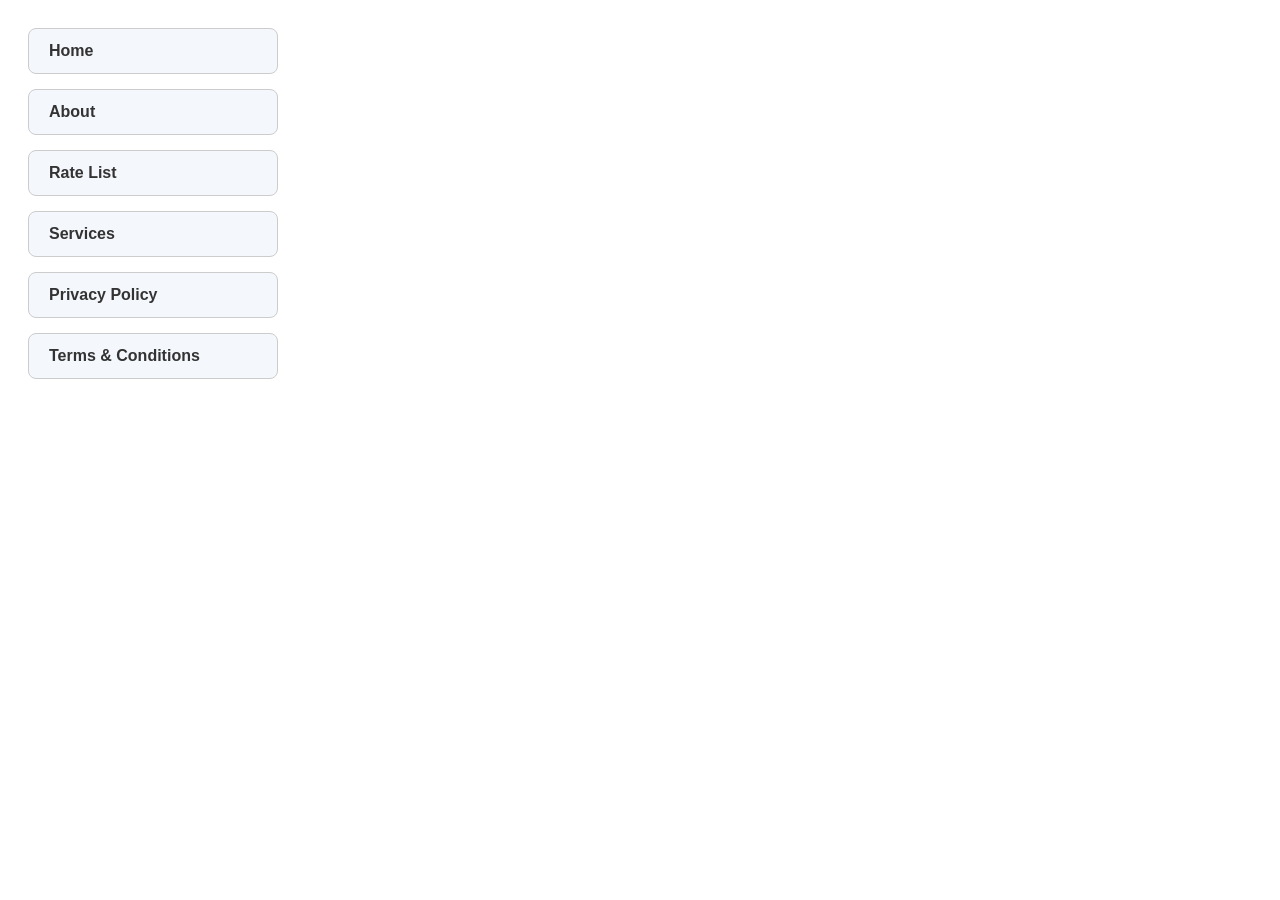
<file: BLUEBERRY LAUNDRY AND DRYCLEANERS/style.html>
<!DOCTYPE html>
<html lang="en">
<head>
<meta charset="UTF-8">
<meta name="viewport" content="width=device-width, initial-scale=1.0">
<title>Hover Icon Menu</title>
<style>
  /* Basic styling for the menu container */
  .nav-menu {
    display: flex;
    flex-direction: column;
    gap: 15px;
    width: 250px;
    font-family: Arial, sans-serif;
    padding: 20px;
  }

  /* Styling the buttons */
  .nav-btn {
    display: flex;
    align-items: center;
    text-decoration: none;
    color: #333;
    background-color: #f4f7fb;
    padding: 12px 20px;
    border-radius: 8px;
    font-size: 16px;
    font-weight: bold;
    border: 1px solid #ccc;
    transition: all 0.3s ease;
    overflow: hidden;
  }

  /* The image/icon container (Hidden by default) */
  .nav-btn .icon {
    width: 0;
    opacity: 0;
    margin-right: 0;
    transition: all 0.3s ease;
    display: flex;
    align-items: center;
  }

  /* Setting the size and color of the SVG image */
  .nav-btn .icon svg {
    width: 20px;
    height: 20px;
    fill: #0b5ed7; /* Blueberry Laundry blue */
  }

  /* WHAT HAPPENS ON HOVER */
  .nav-btn:hover {
    background-color: #e9f2ff;
    border-color: #0b5ed7;
    color: #0b5ed7;
  }

  /* Reveal the image/icon on hover */
  .nav-btn:hover .icon {
    width: 20px;
    opacity: 1;
    margin-right: 12px;
  }
</style>
</head>
<body>

<div class="nav-menu">
  
  <!-- HOME -->
  <a href="#" class="nav-btn">
    <span class="icon">
      <svg viewBox="0 0 24 24"><path d="M10 20v-6h4v6h5v-8h3L12 3 2 12h3v8z"/></svg>
    </span>
    <span class="text">Home</span>
  </a>

  <!-- ABOUT -->
  <a href="#" class="nav-btn">
    <span class="icon">
      <svg viewBox="0 0 24 24"><path d="M12 12c2.21 0 4-1.79 4-4s-1.79-4-4-4-4 1.79-4 4 1.79 4 4 4zm0 2c-2.67 0-8 1.34-8 4v2h16v-2c0-2.66-5.33-4-8-4z"/></svg>
    </span>
    <span class="text">About</span>
  </a>

  <!-- RATE LIST -->
  <a href="#" class="nav-btn">
    <span class="icon">
      <svg viewBox="0 0 24 24"><path d="M19 3H5c-1.1 0-2 .9-2 2v14c0 1.1.9 2 2 2h14c1.1 0 2-.9 2-2V5c0-1.1-.9-2-2-2zm-5 14H7v-2h7v2zm3-4H7v-2h10v2zm0-4H7V7h10v2z"/></svg>
    </span>
    <span class="text">Rate List</span>
  </a>

  <!-- SERVICES -->
  <a href="#" class="nav-btn">
    <span class="icon">
      <svg viewBox="0 0 24 24"><path d="M19.14,12.94c0.04-0.3,0.06-0.61,0.06-0.94c0-0.32-0.02-0.64-0.06-0.94l2.03-1.58c0.18-0.14,0.23-0.41,0.12-0.61 l-1.92-3.32c-0.12-0.22-0.37-0.29-0.59-0.22l-2.39,0.96c-0.5-0.38-1.03-0.7-1.62-0.94L14.4,2.81c-0.04-0.24-0.24-0.41-0.48-0.41 h-3.84c-0.24,0-0.43,0.17-0.47,0.41L9.25,5.35C8.66,5.59,8.12,5.92,7.63,6.29L5.24,5.33c-0.22-0.08-0.47,0-0.59,0.22L2.73,8.87 C2.62,9.08,2.66,9.34,2.86,9.48l2.03,1.58C4.84,11.36,4.8,11.69,4.8,12s0.02,0.64,0.06,0.94l-2.03,1.58 c-0.18,0.14-0.23,0.41-0.12,0.61l1.92,3.32c0.12,0.22,0.37,0.29,0.59,0.22l2.39-0.96c0.5,0.38,1.03,0.7,1.62,0.94l0.36,2.54 C9.71,21.59,9.91,21.76,10.16,21.76h3.84c0.24,0,0.43-0.17,0.47-0.41l0.36-2.54c0.59-0.24,1.13-0.56,1.62-0.94l2.39,0.96 c0.22,0.08,0.47,0,0.59-0.22l1.92-3.32c0.12-0.22,0.07-0.49-0.12-0.61L19.14,12.94z M12,15.6c-1.98,0-3.6-1.62-3.6-3.6 s1.62-3.6,3.6-3.6s3.6,1.62,3.6,3.6S13.98,15.6,12,15.6z"/></svg>
    </span>
    <span class="text">Services</span>
  </a>

  <!-- PRIVACY POLICY -->
  <a href="#" class="nav-btn">
    <span class="icon">
      <svg viewBox="0 0 24 24"><path d="M12 1L3 5v6c0 5.55 3.84 10.74 9 12 5.16-1.26 9-6.45 9-12V5l-9-4zm-2 16l-4-4 1.41-1.41L10 14.17l6.59-6.59L18 9l-8 8z"/></svg>
    </span>
    <span class="text">Privacy Policy</span>
  </a>

  <!-- TERMS AND CONDITIONS -->
  <a href="#" class="nav-btn">
    <span class="icon">
      <svg viewBox="0 0 24 24"><path d="M14 2H6c-1.1 0-1.99.9-1.99 2L4 20c0 1.1.89 2 1.99 2H18c1.1 0 2-.9 2-2V8l-6-6zm2 16H8v-2h8v2zm0-4H8v-2h8v2zm-3-5V3.5L18.5 9H13z"/></svg>
    </span>
    <span class="text">Terms & Conditions</span>
  </a>

</div>

</body>
</html>
</file>
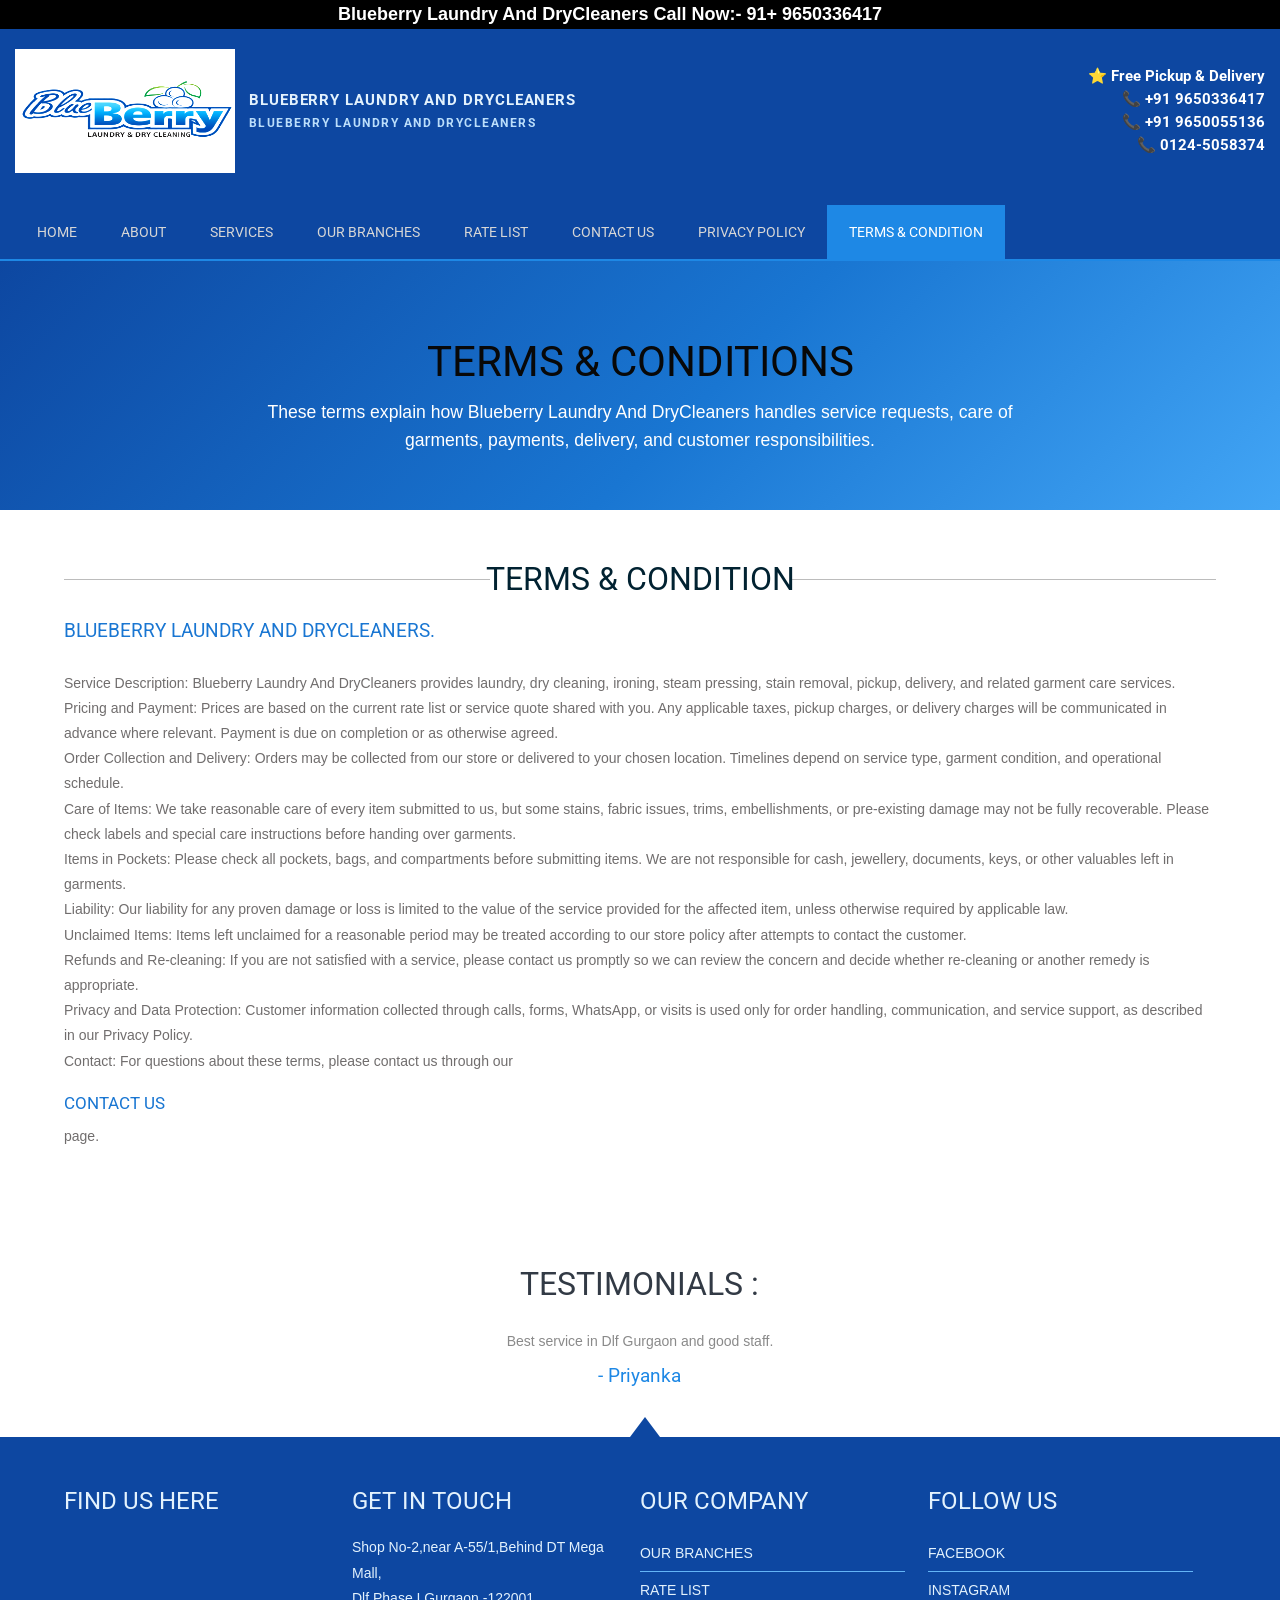
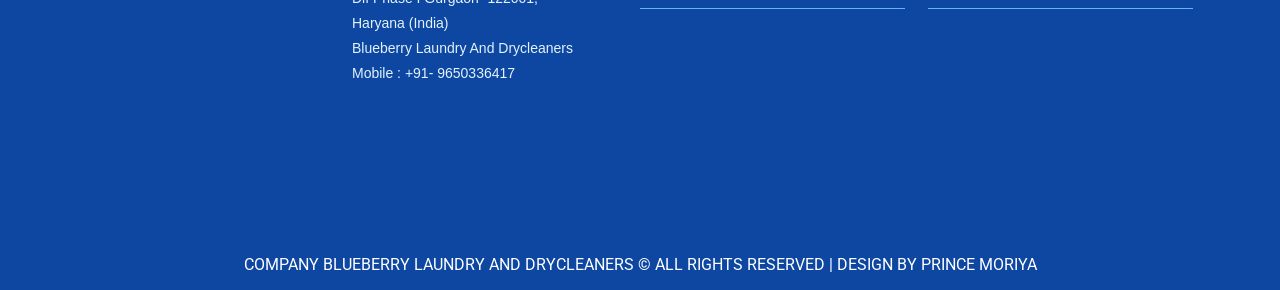
<file: BLUEBERRY LAUNDRY AND DRYCLEANERS/termsAndCondition.html>
<!DOCTYPE HTML>
<html>
<head>
<script async src="https://www.googletagmanager.com/gtag/js?id=G-R8ZYBDEDPE"></script>
<script>
  window.dataLayer = window.dataLayer || [];
  function gtag(){dataLayer.push(arguments);}
  gtag('js', new Date());

  gtag('config', 'G-R8ZYBDEDPE');
</script>
<title>Blueberry Drycleaners,blueberry laundry and drycleaners,Dry Cleaners in Gurgaon,Best Dry Cleaner in Gurgaon,Dry Cleaner in Sohna Road,Dry Cleaner in Nirvana</title>
<META NAME="Description" CONTENT="Blueberry  Laundry And DryCleaners is one of the best Dry Cleaners in Gurgaon provides carpet cleaning services, ladies clothes cleaning services, onsite sofa cleaning services, laundering services, chairs cleaning services, curtains cleaning services and shirts cleaning services"/>
<META NAME="Keywords" CONTENT="best Dry cleaners in gurgaon, curtain dry cleaner in gurgaon,wedding dress dry cleaner in sohna road gurgaon,  curtain dry cleaner in nirvana"/>
<meta name="expires" http-equiv="Expires" content="Never">
<meta http-equiv="CACHE-CONTROL" content="PUBLIC">
<meta name="Copyright" content="Blueberry Laundry And DryCleaners">
<meta name="Publisher" content="Blueberry Laundry And DryCleaners">
<meta name="Revisit-After" content="2 days">
<meta name="classification" content="Website information">
<meta name="distribution" content="Global">
<meta name="Robots" content="INDEX, FOLLOW">
<meta name="city" content="Delhi, New Delhi, Gurgaon Ncr">
<meta name="country" content="India">
<meta name="Audience" content="All, Business">
<meta name="YahooSeeker" content="index, follow"/>
<meta name="msnbot" content="index, follow"/>
<meta name="googlebot" content="index, follow"/>
<link rel="icon" href="images/favicon.png" type="image/x-icon" />
<link rel="shortcut icon" href="images/favicon.png" type="image/x-icon" />
<meta http-equiv="Content-Type" content="text/html; charset=utf-8" />
<meta name="viewport" content="width=device-width, initial-scale=1, maximum-scale=1">
<link href="css/style.css" rel="stylesheet" type="text/css"  media="all" />	
<link href='http://fonts.googleapis.com/css?family=Roboto' rel='stylesheet' type='text/css'>
<link href='http://fonts.googleapis.com/css?family=PT+Sans+Narrow' rel='stylesheet' type='text/css'>
<link rel="stylesheet" href="https://cdnjs.cloudflare.com/ajax/libs/font-awesome/4.7.0/css/font-awesome.min.css">
<link rel="stylesheet" href="css/responsiveslides.css">
<script src="js/jquery.min.js"></script>
<meta name="google-site-verification" content="sxl_YYQOZFyb7DzGrnJEaf_5AGxw5UC5a7U1cL-ZGLw" />
<script src="js/responsiveslides.min.js"></script>
<script>
    $(function () {
      // Slideshow 1
      $("#slider1").responsiveSlides({
        maxwidth: 2500,
        speed: 400
      });
    });
</script>

<style>
    /* FIX FOR TOP WHITE STRIPE */
    html, body {
        margin: 0 !important;
        padding: 0 !important;
    }
    .header {
        margin-top: 0 !important;
        padding-top: 0 !important;
    }
    
    /* FIX TO MOVE LOGO TO LEFT MOST AREA */
    .header .wrap {
        max-width: 100% !important; 
        width: 100% !important;
        padding-left: 15px !important; /* Pushes it left but prevents clipping */
        padding-right: 15px !important;
        box-sizing: border-box;
    }
    
    .header-flex-row {
        display: flex;
        align-items: center;
        justify-content: space-between;
        flex-wrap: wrap;
    }

    @keyframes marquee {
        from { transform: translateX(100%); }
        to { transform: translateX(-100%); }
    }

    /* Popup Styles Extracted from Duplicate HTML Tag */
    .popup {
        position: fixed;
        z-index: 1;
        left: 0;
        top: 0;
        width: 100%;
        height: 100%;
        overflow: auto;
        background-color: rgba(0, 0, 0, 0.4);
        display: none;
    }
    .popup-content {
        background-color: white;
        margin: 10% auto;
        padding: 20px;
        border: 1px solid #888888;
        width: 75%;
        font-weight: bolder;
    }
    .popup-content button {
        display: block;
        margin: 0 auto;
    }
    .show {
        display: block;
    }
    .popup-content h1 {
        color: rgb(42, 107, 228);
    }
</style>
</head>
<body>
    <div class="header">
        <div class="container" style="width: 100%; padding: 0;">
            <div class="row" style="margin: 0;">
                <div class="col-md-12" style="padding: 0;">
                    <div class="top-strip">
                        <div class="top-strip-marquee">
                            <span>
                                Blueberry Laundry And DryCleaners Call Now:- 91+ 9650336417
                            </span>
                        </div>
                    </div>
                </div>
            </div>
        </div>
        
        <div class="wrap">
            <div class="header-flex-row">
                <div class="logo-container">
                   <div class="logo">
                        <a href="index.html" class="brand-link">
                            <img src="images/logo new 3.png" title="logo" alt="Blueberry Laundry And DryCleaners logo" />
                            <div class="brand-copy">
                                <span class="brand-kicker">Blueberry Laundry And DryCleaners</span>
                                <div class="brand-marquee" aria-label="Blueberry Laundry And DryCleaners">
                                    <span>Blueberry Laundry And DryCleaners</span>
                                    <span>Blueberry Laundry And DryCleaners</span>
                                </div>
                            </div>
                        </a>
                    </div> 
                </div>

                <div class="header-contact-panel">
                    ⭐ Free Pickup & Delivery<br>
                    📞 +91 9650336417<br>
                    📞 +91 9650055136<br>
                    📞 0124-5058374
                </div>
				<div class="col-md-8">
					<div class="top-nav">
						<ul>
							<li><a href="index.html">Home</a></li>
							<li><a href="about.html">About</a></li>
							<li class="dropdown"><a href="service.html" class="dropbtn">Services</a></li>
							<li><a href="branches.html">Our Branches</a></li>
							<li><a href="ratelist.html">Rate List</a></li>
							<li><a href="contact.html">Contact Us</a></li>
							<li><a href="privacy.html">Privacy policy</a></li>
							<li class="active"><a href="termsAndCondition.html">Terms & condition</a></li>
						</ul>
					</div>
				</div>
			</div>
			<div class="clear"></div>
		</div>
	</div>

	<div class="contact-hero">
		<div class="wrap">
			<h1 style="margin-top: 20px; color: #080808;">Terms & Conditions</h1>
			<p style="font-size: 1.1em; line-height: 1.6em;">These terms explain how Blueberry Laundry And DryCleaners handles service requests, care of garments, payments, delivery, and customer responsibilities.</p>
		</div>
	</div>

	<div class="content">
		<div class="wrap">
			<div class="about-us">
				<div class="about-header">
					<h3>Terms & condition</h3>
				</div>
				<div class="about-info" style="line-height: 1.8em;">
					<a href="#" style="display:inline-block; margin-bottom: 15px;">BLUEBERRY LAUNDRY AND DRYCLEANERS.</a>
					<div>
						<p><strong>Service Description:</strong> Blueberry Laundry And DryCleaners provides laundry, dry cleaning, ironing, steam pressing, stain removal, pickup, delivery, and related garment care services.</p>
						<p><strong>Pricing and Payment:</strong> Prices are based on the current rate list or service quote shared with you. Any applicable taxes, pickup charges, or delivery charges will be communicated in advance where relevant. Payment is due on completion or as otherwise agreed.</p>
						<p><strong>Order Collection and Delivery:</strong> Orders may be collected from our store or delivered to your chosen location. Timelines depend on service type, garment condition, and operational schedule.</p>
						<p><strong>Care of Items:</strong> We take reasonable care of every item submitted to us, but some stains, fabric issues, trims, embellishments, or pre-existing damage may not be fully recoverable. Please check labels and special care instructions before handing over garments.</p>
						<p><strong>Items in Pockets:</strong> Please check all pockets, bags, and compartments before submitting items. We are not responsible for cash, jewellery, documents, keys, or other valuables left in garments.</p>
						<p><strong>Liability:</strong> Our liability for any proven damage or loss is limited to the value of the service provided for the affected item, unless otherwise required by applicable law.</p>
						<p><strong>Unclaimed Items:</strong> Items left unclaimed for a reasonable period may be treated according to our store policy after attempts to contact the customer.</p>
						<p><strong>Refunds and Re-cleaning:</strong> If you are not satisfied with a service, please contact us promptly so we can review the concern and decide whether re-cleaning or another remedy is appropriate.</p>
						<p><strong>Privacy and Data Protection:</strong> Customer information collected through calls, forms, WhatsApp, or visits is used only for order handling, communication, and service support, as described in our Privacy Policy.</p>
						<p><strong>Contact:</strong> For questions about these terms, please contact us through our <a href="contact.html">Contact Us</a> page.</p>
					</div>
				</div>
			</div>

			<div class="testmonials">
				<div class="wrap">
					<div class="testmonial-grid">
						<h3>TESTIMONIALS :</h3>
						<p>Best service in Dlf Gurgaon and good staff.</p>
						<a href="#"> - Priyanka</a>
					</div>
				</div>
			</div>
		</div>

		<div class="footer-strip"></div>
		<div class="footer">
			<div class="wrap">
				<div class="footer-grids">
					<div class="footer-grid">
						<div class="contact_info">
							<h3>Find Us Here</h3>
							<div class="map">
    <iframe src="https://www.google.com/maps/embed?pb=!1m17!1m12!1m3!1d3507.1787676668782!2d77.088200575495!3d28.47416247575175!2m3!1f0!2f0!3f0!3m2!1i1024!2i768!4f13.1!3m2!1m1!2zMjjCsDI4JzI3LjAiTiA3N8KwMDUnMjYuOCJF!5e0!3m2!1sen!2sin!4v1782631801105!5m2!1sen!2sin"
        width="100%"
        height="250"
        style="border:0; max-width:350px;"
        allowfullscreen=""
        loading="lazy"
        referrerpolicy="strict-origin-when-cross-origin">
    </iframe>
</div>
						</div>
					</div>

					<div class="footer-grid">
					<h3>GET IN TOUCH</h3>
					<p>Shop No-2,near A-55/1,Behind DT Mega Mall,<BR>
                        Dlf Phase I Gurgaon -122001,<BR>
                        Haryana (India)<BR>
                        Blueberry Laundry And Drycleaners<BR>
                        Mobile : +91- 9650336417</p>
				</div>

					<div class="footer-grid">
						<h3>OUR COMPANY</h3>
						<ul>
							<li><a href="branches.html">Our Branches</a></li>
							<li><a href="ratelist.html">Rate List</a></li>
						</ul>
					</div>

					<div class="footer-grid footer-lastgrid">
					<h3>FOLLOW US</h3>
					<ul>
						<li><a href="https://www.facebook.com/profile.php?id=61591405713617">facebook</a></li>
						<li><a href="https://www.instagram.com/blueberry_laundry_drycleaning/">Instagram</a></li>
					</ul>
				</div>
				</div>
				<div class="clear"></div>
			</div>
		</div>

		<div class="copy-right">
			<p>Company Blueberry Laundry And DryCleaners &copy; All rights Reserved | Design by Prince Moriya</p>
		</div>
	</div>
</body>
</html>
</file>
<file: BLUEBERRY LAUNDRY AND DRYCLEANERS/css/style.css>
/* reset */
html,body,div,span,applet,object,iframe,h1,h2,h3,h4,h5,h6,p,blockquote,pre,a,abbr,acronym,address,big,cite,code,del,dfn,em,img,ins,kbd,q,s,samp,small,strike,strong,sub,sup,tt,var,b,u,i,dl,dt,dd,ol,nav ul,nav li,fieldset,form,label,legend,table,caption,tbody,tfoot,thead,tr,th,td,article,aside,canvas,details,embed,figure,figcaption,footer,header,hgroup,menu,nav,output,ruby,section,summary,time,mark,audio,video{margin:0;padding:0;border:0;font-size:100%;font:inherit;vertical-align:baseline;}
article, aside, details, figcaption, figure,footer, header, hgroup, menu, nav, section {display: block;}
ol,ul{list-style:none;margin:0px;padding:0px;}
blockquote,q{quotes:none;}
blockquote:before,blockquote:after,q:before,q:after{content:'';content:none;}
table{border-collapse:collapse;border-spacing:0;}
/* start editing from here */
a{text-decoration:none;}
.txt-rt{text-align:right;}/* text align right */
.txt-lt{text-align:left;}/* text align left */
.txt-center{text-align:center;}/* text align center */
.float-rt{float:right;}/* float right */
.float-lt{float:left;}/* float left */
.clear{clear:both;}/* clear float */
.pos-relative{position:relative;}/* Position Relative */
.pos-absolute{position:absolute;}/* Position Absolute */
.vertical-base{	vertical-align:baseline;}/* vertical align baseline */
.vertical-top{	vertical-align:top;}/* vertical align top */
nav.vertical ul li{	display:block;}/* vertical menu */
nav.horizontal ul li{	display: inline-block;}/* horizontal menu */
img{max-width:100%;}
/****end reset*****/
html { scroll-behavior: smooth; }
*, *::before, *::after {
	box-sizing: border-box;
}
body{
 	font-family:Arial, Helvetica, sans-serif;
}

.colume1{
    width:50%;
}
.wrap{
	width:80%;
	margin:0 auto;
	transition:all .2s linear;
	-moz-transition:all .2s linear;/* firefox */
	-webkit-transition:all .2s linear; /* safari and chrome */
	-o-transition:all .2s linear; /* opera */
	-ms-transition:all .2s linear;
}
/*----start-header-----*/
.header{
	background:#0D47A1;
	border-bottom:2px solid #1E88E5;
}
.logo{
	float: left;
	padding:20px 0 20px 0;
}
.header .col-md-4{
	padding-left:0;
}
.header .wrap{
	width:100%;
	margin:0;
	padding-left:0;
	padding-right:0;
}
.brand-link{
	display:flex;
	align-items:center;
	gap:14px;
	color:#fff;
	max-width:100%;
}
.logo img{
	width: 220px;
	height: auto;
	display: block;
	/* enhance visual contrast and slight saturation for clarity */
	filter: contrast(1.18) saturate(1.08);
	transition: filter 180ms ease, transform 180ms ease;
}
.brand-copy{
	display:flex;
	flex-direction:column;
	justify-content:center;
	min-width:0;
	max-width:420px;
}

.brand-kicker{
	font-family: 'Roboto', sans-serif;
	font-size: 0.95em;
	font-weight: 700;
	letter-spacing: 0.06em;
	text-transform: uppercase;
	color: #E3F2FD;
	line-height: 1.1;
}
.header-flex-row{
	display:flex;
	flex-wrap:wrap;
	align-items:center;
	justify-content:space-between;
	gap:12px;
}
.logo-container{
	flex:0 1 auto;
	min-width:0;
}
.header-contact-panel{
	flex:0 1 320px;
	margin-left:auto;
	color:#fff;
	font-family:'Roboto', sans-serif;
	font-size:0.95em;
	font-weight:700;
	line-height:1.5;
	text-align:right;
}
.nav-container{
	flex:0 0 100%;
	width:100%;
	min-width:0;
}
.header-flex-row .top-nav{
	float:none;
	flex: 1 1 auto;
	min-width: 280px;
}
.header-flex-row .top-nav ul{
	display:flex;
	flex-wrap:nowrap;
	justify-content:flex-start;
	width: 100%;
	overflow-x: auto;
	-webkit-overflow-scrolling: touch;
}
.header-flex-row .top-nav ul li{
	float:none;
	flex: 0 0 auto;
}
.top-strip{
	display:flex;
	align-items:flex-start;
	justify-content:center;
	gap:0;
	width:100%;
	background:#000;
	padding:4px 20px;
	flex-wrap:wrap;
}
.top-strip-marquee{
	overflow:hidden;
	white-space:nowrap;
	flex:1 1 100%;
	min-width:0;
	align-self:center;
	text-align:center;
}
.top-strip-marquee span{
	display:inline-block;
	color:#fff;
	font-size:18px;
	font-weight:bold;
	animation:marquee 10s linear infinite;
	padding-right:60px;
}
/* ===== Image Hover Animation ===== */

.grid img,
.special-grid img,
.rate-item img {
    width: 100%;
    transition: all 0.4s ease;
    border-radius: 8px;
    cursor: pointer;
    box-shadow: 0 5px 15px rgba(0,0,0,0.15);
}

.grid:hover img,
.special-grid:hover img,
.rate-item:hover img {
    transform: scale(1.08) rotate(2deg);
    box-shadow: 0 18px 35px rgba(0,0,0,0.35);
}

/* Optional smooth card animation */
.grid,
.special-grid,
.rate-item {
    transition: all 0.4s ease;
}

.grid:hover,
.special-grid:hover,
.rate-item:hover {
    transform: translateY(-10px);
}
/* ===== Universal Image Hover Effect ===== */

img {
    transition: transform 0.4s ease, box-shadow 0.4s ease;
}

img:hover {
    transform: scale(1.08);
    box-shadow: 0 15px 30px rgba(0,0,0,0.3);
    cursor: pointer;
}
.brand-marquee{
	display:flex;
	overflow:hidden;
	gap:48px;
	width:100%;
	max-width: 320px;
	margin-top:6px;
	white-space:nowrap;
}
.brand-marquee span{
	display:inline-block;
	font-family: 'Roboto', sans-serif;
	font-size: 0.78em;
	font-weight: 700;
	letter-spacing: 0.12em;
	text-transform: uppercase;
	color:#BBDEFB;
	animation: brandMarquee 9s linear infinite;
}
.brand-marquee span:first-child{
	padding-right:48px;
}
.brand-marquee span:last-child{
	padding-right:48px;
}
@keyframes brandMarquee {
	0% { transform: translateX(0); }
	100% { transform: translateX(-50%); }
}
.top-nav{
	float:right;
	max-width:100%;
	overflow-x:auto;
  	-webkit-overflow-scrolling: touch;
}
.top-nav ul{
	display:flex;
	flex-wrap:nowrap;
	justify-content:flex-start;
	align-items:stretch;
	gap:0;
	margin:0;
	padding:0;
	list-style:none;
	width:max-content;
	min-width: 100%;
}
/* Ensure the link items are aligned correctly */
li a {
  display: inline-flex;
  align-items: center;
  text-decoration: none;
}

/* Hide the icon by default */
li a .icon {
  width: 0;
  opacity: 0;
  margin-right: 0;
  display: inline-flex;
  align-items: center;
  overflow: hidden;
  transition: all 0.3s ease; /* This creates the smooth sliding animation */
}

/* Make sure the SVG inherits the color and size */
li a .icon svg {
  width: 18px; 
  height: 18px;
  fill: currentColor; /* Matches the color of your text */
  min-width: 18px;
}

/* Reveal the icon when hovering over the link */
li a:hover .icon {
  width: 18px;
  opacity: 1;
  margin-right: 8px; /* Adds space between icon and text */
}
.top-nav ul li{
	display:block;
	float:none;
	flex:0 0 auto;
}
.top-nav ul li a{
	font-family: 'Roboto', sans-serif;
	color: #d6d6d6;
	padding: 16px 22px;
	display: flex;
	position: relative;
	overflow: hidden;
	text-transform: uppercase;
	transition: 0.5s ease;
	-o-transition: 0.5s ease;
	-webkit-transition: 0.5s ease;
	font-size: 0.875em;
	position:relative;
	align-items:center;
	justify-content:center;
	text-align:center;
	white-space:nowrap;
	min-height:54px;
}
.top-nav ul li a::after{
	content:'';
	position:absolute;
	inset:0;
	border-radius:0;
	box-shadow:none;
	background-position:center;
	background-repeat:no-repeat;
	background-size:cover;
	opacity:0;
	pointer-events:none;
	transform:none;
	transition:opacity 0.2s ease;
	z-index:20;
}
.top-nav ul li a:hover::after,
.top-nav ul li a:focus-visible::after{
	opacity:1;
}
.top-nav ul li a:hover,
.top-nav ul li a:focus-visible{
	color:transparent;
}
.top-nav ul li:nth-child(1) > a::after{background-image:url('../images/home\ 3.avif');}
.top-nav ul li:nth-child(2) > a::after{background-image:url('../images/about.jpg');}
.top-nav ul li:nth-child(3) > a::after{background-image:url('../images/service\ logo.jpg');}
.top-nav ul li:nth-child(4) > a::after{background-image:url('../images/branches.png');}
.top-nav ul li:nth-child(5) > a::after{background-image:url('../images/ChatGPT\ Image\ Jul\ 3\,\ 2026\,\ 12_10_25\ AM.png');}
.top-nav ul li:nth-child(6) > a::after{background-image:url('../images/contactimg');}
.top-nav ul li:nth-child(7) > a::after{background-image:url('../images/policy.png');}
.top-nav ul li:nth-child(8) > a::after{background-image:url('../images/ChatGPT\ Image\ Jul\ 3\,\ 2026\,\ 12_07_13\ AM.png');}
.top-nav li.active a, .top-nav li a:hover {
	color:#FFF;
	background:#1E88E5;
}
/*---start-content----*/
.content {
}
.content_top{
	background:#42A5F5;
	padding:50px 0;
	text-align: center;
	font-family: 'Roboto', sans-serif;
	position:relative;
	margin-bottom: 40px;
}
.content_top:after{
	content: '';
	position:relative;
	width: 0;
	height: 0;
	border:20px solid #FFF;
	border-top: 0 solid rgba(0, 0, 0, 0)!important;
	border-right: 15px solid rgba(0, 0, 0, 0)!important;
	border-left: 15px solid rgba(0, 0, 0, 0)!important;
	left:0%;
	top: 30px;
	margin-left: -10px;
}
.content_top h1 a{
	font-size:3em;
	color: #fff;
	padding-bottom:14px;
}
.content_top span a{
	font-family: 'Roboto', sans-serif;
	color:#ffffff;
	background-color:#1976D2;
	display: inline-block;
	text-transform: uppercase;
	padding: 10px 20px;
	font-size:1em;
	transition: 0.5s ease;
	-o-transition: 0.5s ease;
	-webkit-transition: 0.5s ease;
}
.content_top span a:hover{
	background:#222;
}
.content_top p{
	font-size:1em;
	line-height: 1.8em;
	color: #fff;
	margin-bottom: 24px;
	margin: 14px 0px 24px 0px;
}
.details-panel{
	display:none;
}
.details-panel.is-open{
	display:block;
}
.content-grids {
	padding:50px 0;
	background:#FFF;
}
.content-grids .wrap{
	display:flex;
	gap:4%;
	align-items:stretch;
}
.grid{
	float: none;
	flex: 1 1 0;
	width: auto;
	background: #fff;
	border: 1px solid #EBEBEB;
	padding: 19px 18px 25px;
	color: #7e7e7e;
	text-align: center;
	box-sizing: border-box;
                  
	margin-right: 0;
	-webkit-box-shadow: 0px 56px 36px -60px #102A43;
	-moz-box-shadow: 0px 56px 36px -60px #102A43;
	-o-box-shadow: 0px 56px 36px -60px #102A43;
}
.grid h3{
	text-transform: uppercase;
	padding: 8px 0;
	margin-bottom: 8px;
	font-size: 1.6em;
	color:#1E88E5;
	border-bottom: 1px solid #dedede;
	font-family: 'PT Sans Narrow', sans-serif;
}
.grid p{
	font-size: 0.875em;
	color: rgba(148, 145, 145, 0.84);
	font-family: Arial, Helvetica, sans-serif;
	padding: 0em 1em 1em 1em;
	line-height: 1.5em;
}
.button,
.learnmore{
	cursor:pointer;
}
.button{
	font-family: 'Roboto', sans-serif;
	color: #ffffff;
	background-color:#1E88E5;
	display: inline-block;
	text-transform: uppercase;
	padding: 10px 30px;
	font-size: 0.875em;
	transition: 0.5s ease;
	-o-transition: 0.5s ease;
	-webkit-transition: 0.5s ease;
}
.button:hover{
	background-color: #222;
}
.last-grid{
	margin-right:0;
	margin-top:0;
	margin-left:0;
}
/*-----specials-heading----*/
.specials{
	background:#EDEAE6;
	padding:50px 0;
	position:relative;
}
.specials:after{
	content: '';
	position:absolute;
	width: 0;
	height: 0;
	border:20px solid #FFF;
	border-bottom: 0 solid rgba(0, 0, 0, 0)!important;
	border-right: 15px solid rgba(0, 0, 0, 0)!important;
	border-left: 15px solid rgba(0, 0, 0, 0)!important;
	left:50%;
	top:0px;
	margin-left: -10px;
}
.specials-heading h3{
	font-family: 'Roboto', sans-serif;
	font-size: 1.8em;
	color:#6C6C6D;
	text-align: center;
	text-transform: uppercase;
	background:url(../images/bg-h2.png) repeat-x center;
	margin: 50px;
}
/*----special-grid------*/
.special-grid {
	float: left;
	width: 32%;
	margin-right: 2%;
	text-align: center;
}
.special-grid img{
	width:100%;
}
.wedding-grid img{
	height: 215px;
	object-fit: cover;
	display: block;
}
.special-grid a{
	text-transform: uppercase;
	font-size: 1.2em;
	font-family: 'Roboto', sans-serif;
	color:#5F5F5F;
	transition: 0.5s ease;
	-o-transition: 0.5s ease;
	-webkit-transition: 0.5s ease;
	padding: 0.3em 0;
	display: block;
}
.special-grid a:hover{
	color: #1976D2;
}
.special-grid p{
	font-size: 0.875em;
	color: rgba(148, 145, 145, 0.84);
	font-family: Arial, Helvetica, sans-serif;
	padding: 0em 1em 1em 1em;
	line-height: 1.5em;
}
.spe-grid{
	margin: 0px;
}
.specials-grids {
	padding: 50px 0;
}
/*----start-testmonial-grid----*/
.testmonials{
	text-align:center;
	background:#FFF;
	padding:50px 0;
}
.testmonial-grid h3{
	font-family: 'Roboto', sans-serif;
	font-size: 2em;
	color:#323A45;
	text-align: center;
	text-transform: uppercase;
	padding: 0.5em 0 0.5em 0;
}
.testmonial-grid p{
	font-size: 0.875em;
	color:#8A8A8A;
	font-family: Arial, Helvetica, sans-serif;
	padding:10px 0;
	margin:0 auto;
	width:80%;
	line-height: 1.8em;
}
.testmonial-grid a{
	font-size: 0.875em;
	font-size: 1.2em;
	font-family: 'Roboto', sans-serif;
	color:#1E88E5;
}
/*---start-footer-----*/
.footer{
	background:#0D47A1;
	padding: 50px 0;
	position:relative;
}
.footer:after{
	content: '';
	position:absolute;
	width: 0;
	height: 0;
	border:20px solid #0D47A1;
	border-top: 0 solid rgba(0, 0, 0, 0)!important;
	border-right: 15px solid rgba(0, 0, 0, 0)!important;
	border-left: 15px solid rgba(0, 0, 0, 0)!important;
	left:50%;
	top:-20px;
	margin-left: -10px;
}
.footer-grid{
	float:left;
	width:23%;
	margin-right:2%;
}
.footer-grid h3{
	font-size: 1.5em;
	color: #E3F2FD;
	text-transform: uppercase;
	font-family: 'Roboto', sans-serif;
	margin-bottom: 20px;
}
.footer-grid p{
	font-size: 0.875em;
	color:#E3F2FD;
	font-family: Arial, Helvetica, sans-serif;
	line-height: 1.8em;

	/* Responsive logo sizing for smaller viewports */
	.logo img{
		width: 140px;
	}
}

@media only screen and (max-width: 800px) {
	.logo img{
		width: 160px;
	}
}

@media only screen and (max-width: 1024px) and (min-width: 801px) {
	.logo img{
		width: 190px;
	}
}

@media only screen and (max-width: 420px) {
	.logo img{
		width: 120px;
	}
	.brand-marquee{ max-width: 200px; }
}
.footer-grid ul li a{
	display:block;
	padding:10px 0px;
	border-bottom: 1px solid #64B5F6;
	font-size: 0.875em;
	color:#E3F2FD;
	font-family: Arial, Helvetica, sans-serif;
	transition: 0.5s ease;
	-o-transition: 0.5s ease;
	-webkit-transition: 0.5s ease;
	text-transform:uppercase;
}
.footer-grid ul li a:hover{
	color:#BBDEFB;
}
.footer-lastgrid{
	margin:0;
}
.email-link{
	color:#FFF;
	transition: 0.5s ease;
	-o-transition: 0.5s ease;
	-webkit-transition: 0.5s ease;
	text-transform:lowercase;
}
.email-link:hover{
	color:#FFF;
}
/*---start-copy-right-----*/
.copy-right{
	text-align:center;
	padding:1em;
	background:#0D47A1;
}
.copy-right p{
	font-size: 1em;
	color: #fff;
	text-transform: uppercase;
	font-family: 'Roboto', sans-serif;
}
.copy-right p a{
	color: rgba(148, 145, 145, 0.84);
	transition: 0.5s ease;
	-o-transition: 0.5s ease;
	-webkit-transition: 0.5s ease;
}
.copy-right p a:hover{
	color:#FFF;
}
/*---about-us----*/
.about-us {
	padding: 50px 0;
}
.about-header h5{
	float: left;
	width: 30%;
	height: 1px;
	background: #D1D1D1;
	margin: 24px 0px 0px 0px;
}
.about-header h3{
	font-family: 'Roboto', sans-serif;
	font-size: 2em;
	color: #012231;
	text-align: center;
	text-transform: uppercase;
	background:url(../images/bg-h2.png) repeat-x center;
}
.about-info a{
	text-transform: uppercase;
	font-size: 1.2em;
	font-family: 'Roboto', sans-serif;
	color:#1976D2;
	transition: 0.5s ease;
	-o-transition: 0.5s ease;
	-webkit-transition: 0.5s ease;
	padding: 1em 0 0.5em 0;
	display: block;
}

/*---contact-page----*/
.contact-hero{
	background: linear-gradient(135deg, #0D47A1 0%, #1976D2 55%, #42A5F5 100%);
	color:#fff;
	padding: 56px 0;
	text-align:center;
}
.contact-hero h1{
	font-family: 'Roboto', sans-serif;
	font-size: 2.6em;
	margin-bottom: 12px;
	text-transform: uppercase;
}
.contact-hero p{
	max-width: 820px;
	margin: 0 auto;
	line-height: 1.8em;
	font-size: 1em;
}
.contact-panel{
	display:flex;
	gap:24px;
	align-items:stretch;
	margin-top: 28px;
}
.contact-card,
.contact-form-card{
	background:#fff;
	border:1px solid rgba(13,71,161,0.12);
	border-radius:18px;
	box-shadow:0 14px 36px rgba(16,42,67,0.08);
	padding:28px;
	flex:1 1 0;
}
.contact-card h3,
.contact-form-card h3{
	font-family: 'Roboto', sans-serif;
	font-size: 1.6em;
	color:#012231;
	text-transform: uppercase;
	margin-bottom: 12px;
}
.contact-card p,
.contact-card li,
.contact-card a{
	font-size: 0.95em;
	line-height: 1.8em;
	color:#54657a;
}
.contact-card ul{
	margin: 16px 0 0 0;
}
.contact-card li{
	margin-bottom: 10px;
}
.contact-pill-row{
	display:flex;
	flex-wrap:wrap;
	gap:12px;
	margin-top:20px;
}
.contact-pill,
.whatsapp-btn,
.email-btn{
	display:inline-flex;
	align-items:center;
	justify-content:center;
	gap:8px;
	padding:12px 18px;
	border-radius:999px;
	font-family: 'Roboto', sans-serif;
	font-size: 0.9em;
	text-transform: uppercase;
	transition: transform 180ms ease, box-shadow 180ms ease, background-color 180ms ease;
}
.contact-pill:hover,
.whatsapp-btn:hover,
.email-btn:hover{
	transform: translateY(-1px);
}
.contact-pill{
	background:#E3F2FD;
	color:#0D47A1;
}
.whatsapp-btn{
	background:#25D366;
	color:#fff;
	box-shadow:0 10px 24px rgba(37,211,102,0.22);
}
.email-btn{
	background:#0D47A1;
	color:#fff;
}
.contact-meta{
	margin-top:18px;
	padding-top:18px;
	border-top:1px solid rgba(13,71,161,0.1);
}
.contact-map{
	margin-top:18px;
	border-radius:16px;
	overflow:hidden;
	box-shadow:0 12px 24px rgba(16,42,67,0.08);
}
.contact-map iframe{
	display:block;
	width:100%;
	height:320px;
	border:0;
}
.contact-form-card .contact-form{
	padding-bottom:0;
}
.contact-form-card .mybutton{
	border-radius:999px;
	padding: 14px 34px;
}
.form-note{
	font-size:0.875em;
	color:#607080;
	margin-top:10px;
}

@media only screen and (max-width: 800px) {
	.contact-panel{
		flex-direction:column;
	}
	.contact-hero h1{
		font-size: 2.2em;
	}
}

@media only screen and (max-width: 480px) {
	.contact-card,
	.contact-form-card{
		padding:20px;
	}
	.contact-hero{
		padding: 42px 0;
	}
	.contact-hero h1{
		font-size: 1.9em;
	}
}
.about-info p{
	font-size: 0.875em;
	color: rgba(85, 81, 81, 0.84);
	font-family: Arial, Helvetica, sans-serif;
	line-height: 1.8em;
}
/*---start-services----*/
.services {
	padding: 50px 0;
}
.services-header h5{
	float: left;
	width: 40%;
	height: 1px;
	background: #D1D1D1;
	margin: 24px 0px 0px 0px;
}
.services-header h3{
	font-family: 'Roboto', sans-serif;
	font-size: 2em;
	color: #012231;
	text-align: center;
	text-transform: uppercase;
	padding: 0 0 0.5em 0;
	background:url(../images/bg-h2.png) repeat-x center;
}

/* Two services in 1 row on desktop */
.services-grid-row{
	display:flex;
	flex-wrap:wrap;
	gap: 2%;
	align-items:flex-start;
}
.services-grid-row > .section{
	flex:1 1 calc(50% - 1%);
	margin:0;
}

/* If a section is placed inside a flex item, ensure it doesn't break layout */
.services-grid-row .section {
	margin:0;
}

.services-grid-row .grid2{
	display:flex;
	align-items:center;
	gap:1rem;
	padding:1rem;
	background:transparent;
}

.services-grid-row .images_1_of_2,
.services-grid-row .list_2_of_1{
	float:none;
	margin:0;
	width:auto;
}

.services-grid-row .images_1_of_2{
	flex:0 0 42%;
}

.services-grid-row .list_2_of_1{
	flex:1 1 auto;
	min-width:0;
}

.services-grid-row .images_1_of_2 img{
	padding-top:0;
	width:100%;
	border-radius:10px;
	display:block;
}

@media (max-width: 640px){
	.services-grid-row{
		flex-direction:column;
		gap: 0;
	}
	.services-grid-row .grid2{
		flex-direction:column;
		align-items:flex-start;
	}
}


/* Rate list grid: two items per row, responsive */
.rate-grid{
	display:flex;
	flex-direction:column;
	gap:1.25rem;
}
.rate-pair{
	display:flex;
	gap:1rem;
}
.rate-item{
	flex:1 1 0;
	background:#fff;
	padding:12px;
	border-radius:10px;
	border:1px solid rgba(0,64,128,0.06);
	box-shadow:0 6px 18px rgba(0,0,0,0.06);
}
.rate-item img{
	width:100%;
	height:auto;
	border-radius:8px;
	display:block;
	margin-bottom:0.6rem;
}
.rate-item h3{
	margin:0.25rem 0;
	color:#004080;
}
.rate-item p{
	margin:0;
	color:#5a6b7d;
}

/* Branches page background */
.branches-page-bg{
	background-image: url('../images/BRANCHES.jpeg');
	background-size: cover;
	background-position: center;
	background-repeat: no-repeat;
}

@media (max-width: 640px){
	.rate-pair{flex-direction:column;}
}
.section {
	clear: both;
	padding: 0px;
	margin: 0px;
}
.group:before,
.group:after {
    content:"";
    display:table;
}
.group:after {
    clear:both;
}
.group {
    zoom:1;
}
.listview_1_of_2{
	display: block;
	float:left;
	margin: 0% 0 4% 0%;
}
.grid2{
	border-top: 1px solid rgba(192, 192, 192, 0.39);
}
.listimg{
	display: block;
	float:left;
}
.text{
	display: block;
	float:left;
	margin: 0% 0 0% 3.6%;
}
.listview_1_of_2:first-child { margin-left: 0;} 

.images_1_of_2 {
	width: 46.96%;
	padding:1.5%; 
}
.listimg_2_of_1 {
	width: 18.2%;
}
.list_2_of_1 {
	width: 70.2%;
}
.images_1_of_2  img {
	max-width:100%;
	display:block;
	padding-top: 25px;
}
.list_2_of_1  h3{
	font-family: 'Roboto', sans-serif;
	font-size:1.6em;
	color: #626262;
	text-transform:uppercase;
	text-align: left;
}
.list_2_of_1 h3 span{
	color:#1E88E5;
}
.list_2_of_1  p{
	font-size:0.85em;
	color:#949191;
	line-height:1.8em;
	margin: 0px 0px 16px 0px;
	font-family:Arial, Helvetica, sans-serif;
}
.list_2_of_1 h4{
	color:#A8A8A8;
	font-size:1.2em;
	font-family:Arial, Helvetica, sans-serif;
	padding: 5px 0px;
}
/*---plans-404page-----*/
.error-page{
	text-align:center;
}
.error-page p{
	font-family: 'Roboto', sans-serif;
	font-size: 4em;
	color: #012231;
	text-shadow: -2px 3px 4px #9B9B9B;
}
.error-page h3{
	font-family: 'Roboto', sans-serif;
	font-size: 10em;
	color:#1E88E5;
	text-shadow: -2px 3px 4px #9B9B9B;
}
.error-page {
	padding: 200px 0px 0 0;
	min-height: 450px;
}
/*---start-contact----*/
/*  Contact Form  ============================================================================= */
.section {
	clear: both;
	padding: 0px;
	margin: 0px;
}
.group:before,
.group:after {
    content:"";
    display:table;
}
.group:after {
    clear:both;
}
.group {
    zoom:1;
}
.col{
	display: block;
	float:left;
	margin: 1% 0 1% 1.6%;
}
.col:first-child{
	margin-left:0;
}	
.span_2_of_3 {
	width: 63.1%;
	padding:1.5%; 
}
.span_1_of_3 {
	width: 29.2%;
	padding:1.5%; 
}
.span_2_of_3  h3,
.span_1_of_3  h3 {
	font-family: 'Roboto', sans-serif;
	font-size: 1.5em;
	padding: 0.5em 0;
	color: #012231;
	text-transform: uppercase;
}
.contact-form{
	position:relative;
	padding-bottom:30px;
}
.contact-form div{
	padding:5px 0;
}
.contact-form span{
	display:block;
	font-family: 'Roboto', sans-serif;
	font-size: 0.9em;
	padding-bottom:5px;
	color: #012231;
	text-transform: uppercase;
}
.contact-form input[type="text"],.contact-form textarea{
		   padding: 8px;
			display: block;
			width: 98%;
			border: none;
			outline: none;
			color: #464646;
			font-size: 0.8125em;
			font-family: Arial, Helvetica, sans-serif;
			border: 1px solid rgba(85, 85, 85, 0.19);
			-webkit-appearance:none;
}
.contact-form textarea{
		resize:none;
		height:120px;		
}
.mybutton{
	font-family: 'Roboto', sans-serif;
	background: #012231;
	color: #d6d6d6;
	padding: 15px 40px;
	font-size: 0.875em;
	text-transform: uppercase;
	display: block;
	transition: 0.5s ease;
	-o-transition: 0.5s ease;
	-webkit-transition: 0.5s ease;
	cursor:pointer;
	border:none;
}
.mybutton:hover{
	background: #1E88E5;
	color: #FFF;
}
.company_address{
	padding-top:26px;
}
.company_address p{
	font-size: 0.875em;
	color: rgba(85, 81, 81, 0.84);
	font-family: Arial, Helvetica, sans-serif;
	line-height: 1.8em;
}
.company_address p span{
	text-decoration:underline;
	color:#012231;
	cursor:pointer;
	transition: 0.5s ease;
	-o-transition: 0.5s ease;
	-webkit-transition: 0.5s ease;
}
.company_address p span:hover{
	color:#1E88E5;
}
/*----responsive-design-----*/
@media only screen and (max-width: 1366px) and (min-width: 1280px) {
	.wrap{
		width:90%;
	}
}
@media only screen and (max-width: 1280px) and (min-width: 1024px) {
	.wrap{
		width:90%;
	}
}
@media only screen and (max-width: 1024px) {
	.wrap{
		width:95%;
	}	
	.content-grids .wrap{
		gap:3%;
	}
	.header-contact-panel{
		flex-basis:100%;
		text-align:right;
	}
}
@media only screen and (max-width: 800px) {
	.wrap{
		width:95%;
	}
	.header-flex-row{
		align-items:stretch;
		gap:12px;
	}
	.header-contact-panel{
		flex-basis:100%;
		text-align:center;
		margin-left:0;
	}
	.header-flex-row .top-nav ul{
		justify-content:flex-start;
	}
	.header-flex-row .top-nav ul li a{
		padding:14px 18px;
	}
	.span_2_of_3 {
		width:94%;
		padding:3%; 
	}
	.footer{
		padding:0;
	}
	.footer-grid h3{
		margin-bottom:5px;
	}
	.col{ 
		margin: 1% 0 1% 0%;
	}
	.span_1_of_3 {
		width:94%;
		padding:3%; 
	}
}
/*  GO FULL WIDTH AT LESS THAN 640 PIXELS */
@media only screen and (max-width: 640px){
	.wrap{
		width:95%;
	}
	.top-nav ul li a::after{
		display:none;
	}
	.top-strip{
		padding:4px 10px;
	}
	.top-strip-marquee span{
		font-size:16px;
	}
	.content-grids .wrap{
		display:block;
	}
	.top-nav ul li a{
		padding:41px 5px;
		font-size:0.75em;
	}
	.grid{
		float:none;
		width:94%;
		padding:3%;
		margin:15px 0;
	}	
	.content_top{
		padding:10px 0;
	}
	.content_top:after{
		top:-10px;
	}
	.special-grid{
		float:none;
		width:94%;
		padding:3%;
		margin-right:0;
	}	
	.specials{
		padding:30px 0 0 0;
	}
	.specials-grids{
		padding:10px 0;
	}
	.testmonials{
		padding:0 0 30px 0;
	}
	.footer-grid{
		float:none;
		width:94%;
		padding:3%;
		margin-right:0;
	}
	.services{
		padding:20px 0;
	}
	.images_1_of_2{
		width:94%;
		padding:3%; 
	}
	.span_2_of_3 {
		width:94%;
		padding:3%; 
	}
	.list_2_of_1{
	  width:78.2%;	
	}
	.error-page{
		padding:20px 0;
		min-height:0;
	}
	.col{ 
		margin: 1% 0 1% 0%;
	}
	.span_1_of_3 {
		width:94%;
		padding:3%; 
	}   
   .contact-form input[type="text"],.contact-form textarea{
		width:97%;
	}
}
/*  GO FULL WIDTH AT LESS THAN 480 PIXELS */

@media only screen and (max-width: 480px) {
	.wrap{
		width:95%;
	}
	.header-contact-panel{
		font-size:0.8em;
	}
	.header-flex-row .top-nav ul li a{
		padding:12px 14px;
		font-size:0.72em;
	}
	.logo{
		float:none;
		text-align:center;
		padding:5px 0 0;
	}
	.brand-link{
		justify-content:center;
		flex-wrap:wrap;
		gap:10px;
	}
	.logo img{
		width: 120px;
		margin: 0 auto;
	}
	.brand-copy{
		align-items:center;
	}
	.brand-marquee{
		max-width: 260px;
	}
	.span_2_of_3 {
		width:90%;
		padding:5%; 
	}
	.top-nav{
		float:none;
		text-align:center;
	}	
	.top-nav ul li{
		float:none;
	}
	.top-nav ul li a{
		padding:15px 20px;
	}
	.content-grids,.about-us{
		padding:20px 0;
	}
	.testmonial-grid p{
		width:100%;
	}
	.error-page p{
		font-size:2em;
	}
	.error-page h3{
		font-size:6em;
	}
	.col { 
		margin:0;
	}
	.span_1_of_3 {
		width:90%;
		padding:5%; 
	}
	.contact-form input[type="text"],.contact-form textarea{
		width:92%;
	}
}
@media only screen and (max-width: 320px) {
	.wrap{
		width:95%;
	}
	.top-nav ul li a{
		padding:15px 4px;
	}
	.content_top p{
		font-size:0.8em;
		line-height:1.6em;
		margin:5px 0 25px 0;
	}
	.specials-heading h3{
		font-size:1.5em;
	}
	.special-grid p{
		padding:0;
	}
	.testmonial-grid h3{
		font-size:1.5em;
		padding:5px 0;
	}
	.testmonial-grid p{
		padding:0;
	}
	.about-info a{
		font-size:0.8em;
	}
	.list_2_of_1 h3{
		font-size:1.3em;
	}
}
          .call{
	color: #fff;
    float: right;
	}

          .call img{
                     margin-top:14px;
                     margin-left:1px;
          }
.last-grid1{
    margin: 148px;
    margin-left: 867px;
    margin-top: -503px;

}



  .dropbtn {
    display: inline-block;
    color: black;
    text-align: center;
    padding: 14px 16px;
    text-decoration: none;
}
 .dropdown-content a:hover, .dropdown:hover .dropbtn {
	background-color: #1E88E5!important;
}

.dropdown {
    display: inline-block;
}

.dropdown-content {
    display: none;
    position: absolute;
    background-color: #f9f9f9;
    min-width: 160px;
    box-shadow: 0px 8px 16px 0px rgba(0,0,0,0.2);
    z-index: 9999;
}

.dropdown-content a {
    color: black;
    padding: 12px 16px;
    text-decoration: none;
    display: block;
    text-align: left;
}

.dropdown-content a:hover {background-color: #1E88E5}

.dropdown:hover .dropdown-content {
    display: block;
}
.dropdown-content a
{
color:black!important;
}
.dry, dry1
{
text-align:center!important;

}
.dry1 img
{

float:right;
height:300px!important

}
.txt
{

    margin-left: 13%;
    margin-right: 10%;
    height:400px;


}		
.custom
{

width:600px;
padding: 20px;
    margin-top:28px;
    line-height: 23px;
        text-align: justify;

}
.hed
{


text-transform: uppercase;
    padding-left: 20px!important;
    padding: 8px 0;
    margin-bottom: 8px;
    font-size: 1.6em;
	color: #1E88E5;
    border-bottom: 1px solid #dedede;
    font-family: 'PT Sans Narrow', sans-serif;


}
@media only screen and (max-width: 1025px)
{


.custom {
    width: auto;
    }

.last-grid
{
    margin-left: 0px!important;
    margin-top: 0px!important;
}


.ig img
{
margin-top:0px!important;
}
}

/* ===== RESPONSIVE NAVIGATION FIX FOR ALL DEVICES ===== */

/* Tablets - Medium Screens (768px - 1024px) */
@media only screen and (max-width: 1024px) {
	.top-nav {
		max-width: 100%;
		overflow-x: auto;
		-webkit-overflow-scrolling: touch;
	}
	
	.top-nav ul {
		display: flex;
		flex-wrap: wrap;
		justify-content: flex-start;
		align-items: stretch;
		gap: 0;
		width: 100%;
	}
	
	.top-nav ul li {
		flex: 0 1 20%;
		min-width: 90px;
	}
	
	.top-nav ul li a {
		padding: 12px 10px;
		font-size: 0.75em;
		min-height: 48px;
		flex-direction: column;
		text-align: center;
	}
	
	li a .icon {
		width: 20px !important;
		opacity: 1 !important;
		margin-right: 0 !important;
		display: flex !important;
		margin-bottom: 4px;
	}
	
	li a .icon svg {
		width: 24px;
		height: 24px;
	}
	
	li a:hover .icon {
		width: 20px;
		opacity: 1;
		margin-right: 0;
		margin-bottom: 4px;
	}
}

/* Mobile - Small Screens (481px - 767px) */
@media only screen and (max-width: 767px) {
	.header-flex-row {
		flex-direction: column;
		gap: 10px;
	}
	
	.header-contact-panel {
		width: 100%;
		font-size: 0.85em;
		padding: 8px;
	}
	
	.top-nav {
		width: 100%;
		max-width: 100%;
		overflow-x: auto;
		-webkit-overflow-scrolling: touch;
		border-top: 1px solid #1E88E5;
	}
	
	.top-nav ul {
		display: grid;
		grid-template-columns: repeat(4, 1fr);
		gap: 0;
		width: 100%;
		justify-content: stretch;
	}
	
	.top-nav ul li {
		flex: 1;
		min-width: auto;
	}
	
	.top-nav ul li a {
		padding: 10px 6px;
		font-size: 0.7em;
		min-height: 60px;
		flex-direction: column;
		text-align: center;
		justify-content: center;
		align-items: center;
	}
	
	li a .icon {
		width: 22px !important;
		opacity: 1 !important;
		margin-right: 0 !important;
		display: flex !important;
		margin-bottom: 4px;
	}
	
	li a .icon svg {
		width: 24px;
		height: 24px;
	}
	
	li a:hover .icon,
	li a .icon {
		width: 22px;
		opacity: 1;
		margin-right: 0;
		margin-bottom: 4px;
	}
	
	li a .text {
		display: block;
		line-height: 1.2;
	}
}

/* Extra Small Phones (320px - 480px) */
@media only screen and (max-width: 480px) {
	.header-contact-panel {
		font-size: 0.75em;
		line-height: 1.4;
	}
	
	.top-nav {
		width: 100%;
		max-width: 100%;
		overflow-x: auto;
		-webkit-overflow-scrolling: touch;
	}
	
	.top-nav ul {
		display: grid;
		grid-template-columns: repeat(3, 1fr);
		gap: 0;
		width: 100%;
	}
	
	.top-nav ul li {
		min-width: auto;
	}
	
	.top-nav ul li a {
		padding: 8px 4px;
		font-size: 0.6em;
		min-height: 55px;
		flex-direction: column;
		justify-content: center;
		align-items: center;
		white-space: normal;
		word-break: break-word;
	}
	
	li a .icon {
		width: 18px !important;
		opacity: 1 !important;
		margin-right: 0 !important;
		display: flex !important;
		margin-bottom: 2px;
	}
	
	li a .icon svg {
		width: 20px;
		height: 20px;
	}
	
	li a:hover .icon {
		width: 18px;
		opacity: 1;
		margin-right: 0;
		margin-bottom: 2px;
	}
	
	li a .text {
		overflow: hidden;
		text-overflow: ellipsis;
		display: -webkit-box;
		-webkit-line-clamp: 2;
		-webkit-box-orient: vertical;
	}
}

/* Very Small Phones (max 320px) */
@media only screen and (max-width: 320px) {
	.top-nav ul {
		grid-template-columns: repeat(2, 1fr);
	}
	
	.top-nav ul li a {
		padding: 6px 3px;
		font-size: 0.55em;
		min-height: 50px;
	}
	
	li a .icon {
		width: 16px !important;
	}
	
	li a .icon svg {
		width: 16px;
		height: 16px;
	}
}
</file>
<file: BLUEBERRY LAUNDRY AND DRYCLEANERS/css/responsiveslides.css>
.rslides {
  position: relative;
  list-style: none;
  overflow: hidden;
  padding: 0;
  margin: 0;
  }
.rslides li {
  -webkit-backface-visibility: hidden;
  position: absolute;
  display: none;
  width: 100%;
  left: 0;
  top: 0;
  }

.rslides li:first-child {
  position: relative;
  display: block;
  float: left;
  }

.rslides img {
 	display: block;
	height: auto;
	float: left;
	border: 0;
	width: 100%;
	
  }
</file>
